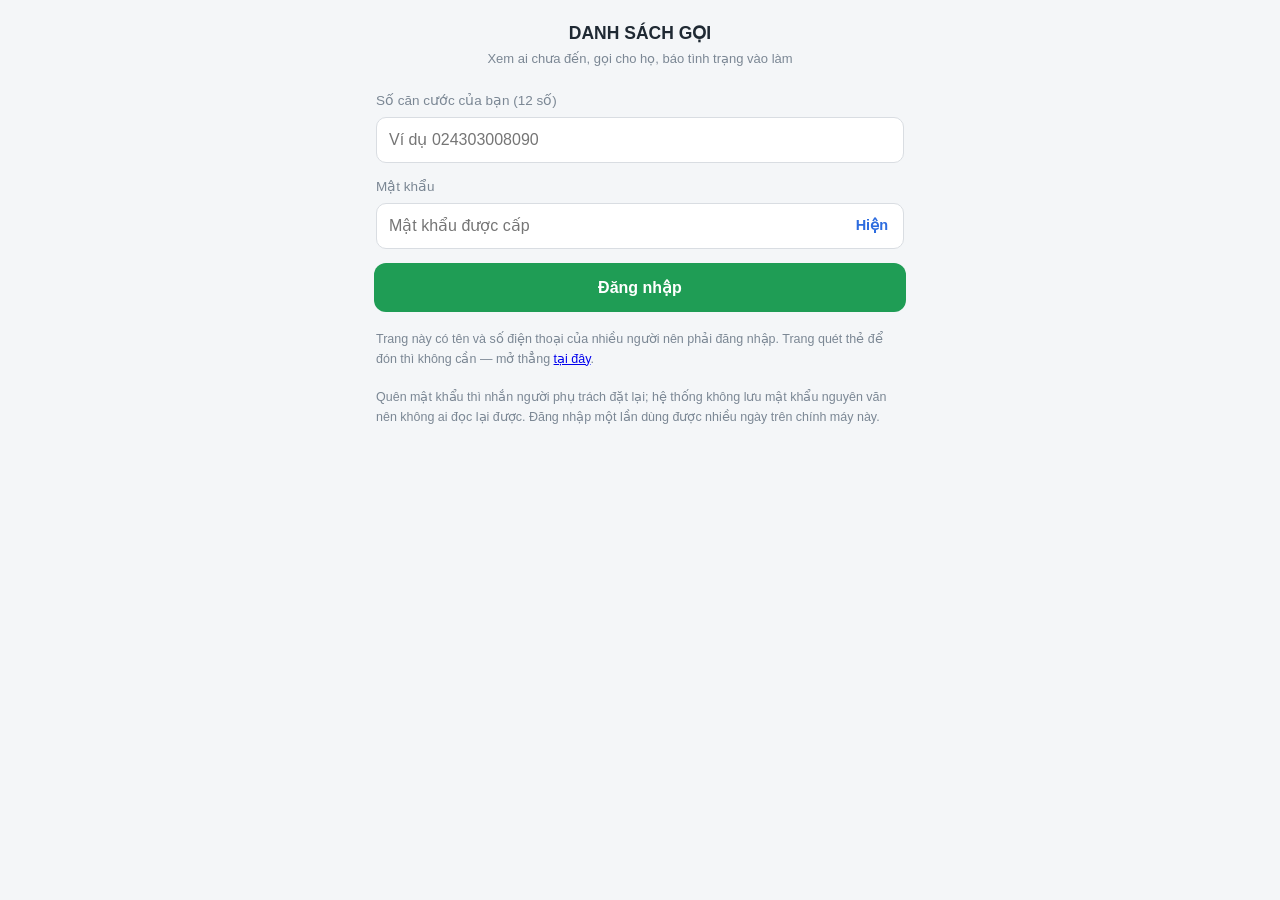
<file: danhsach.html>
<!DOCTYPE html>
<html lang="vi">
<head>
<meta charset="utf-8">
<meta name="viewport" content="width=device-width,initial-scale=1,maximum-scale=1,user-scalable=no">
<meta name="robots" content="noindex,nofollow">
<title>Danh sách gọi &amp; tình trạng vào làm</title>
<link rel="manifest" href="app-danhsach.webmanifest">
<meta name="theme-color" content="#1d5fbf">
<link rel="apple-touch-icon" href="icon-ds-192.png">
<!--
  TRANG DANH SÁCH — bản 3.3

  Đây là trang DUY NHẤT trong hệ thống có mật khẩu, và có lý do rõ ràng:

    - Trang đăng ký và trang đón chỉ làm việc với MỘT người đang đứng trước mặt, muốn
      biết gì cũng phải có thẻ căn cước trong tay. Chúng phải mở được ngay ở cổng nhà máy,
      bắt gõ mật khẩu chỉ tổ vướng việc.
    - Trang này thì khác hẳn: nó bày TÊN + SỐ ĐIỆN THOẠI của hàng chục người cùng lúc,
      không cần thẻ của ai cả. Lọt ra ngoài là mất cả danh sách.

  Bản trước bảo vệ bằng mã trong link (?ma=...). Mã đó nằm ngay trên thanh địa chỉ: chụp
  màn hình, chuyển tiếp Zalo, hay đưa điện thoại cho người bên cạnh xem là mất — mà mình
  không hề biết đã mất. Nay là MỘT link chung, vào phải đăng nhập bằng số căn cước.

  Bốn việc gộp trong một trang, vì ngoài thực địa chúng là một mạch liền:
      xem ai chưa đến  →  gọi cho họ  →  báo cuối cùng họ có vào làm hay không
      →  LẤY DỮ LIỆU của người đã vào làm để đưa nhà máy (bản 3.16)

  Việc thứ tư ở CÙNG trang này chứ không đẻ trang mới: nó dùng lại đúng đăng nhập và
  đúng phạm vi công ty đã có, và không thêm một link nữa phải canh giữ. Người phụ trách
  vốn đã cầm link này rồi.
-->
<style>
  :root{
    --nen:#f4f6f8; --the:#ffffff; --vien:#e6e9ed; --chu:#1f2933; --mo:#7b8794;
    --xanh:#1f9d55; --xanh-nhat:#f2f9f4; --do:#c0392b; --do-nhat:#fdecea;
    --vang-nhat:#fff8e6; --xam-nut:#eef1f4;
  }
  *{box-sizing:border-box;-webkit-tap-highlight-color:transparent}
  body{margin:0;background:var(--nen);color:var(--chu);
    font:16px/1.5 -apple-system,BlinkMacSystemFont,"Segoe UI",Roboto,Arial,sans-serif}
  .boc{max-width:560px;margin:0 auto;padding-bottom:26px}
  .an{display:none !important}

  .dinh{text-align:center;padding:20px 16px 8px}
  .dinh b{font-size:17.5px}
  .dinh .phu{font-size:13px;color:var(--mo);margin-top:3px}

  .nut{display:block;width:calc(100% - 28px);margin:14px;padding:15px;border:0;border-radius:12px;
    background:var(--xanh);color:#fff;font-size:16px;font-weight:700;cursor:pointer}
  .nut.phu{background:var(--xam-nut);color:#3c4753}
  .nut:disabled{opacity:.55}

  .o{padding:0 16px}
  .o input{width:100%;padding:13px 12px;font-size:16px;border:1px solid #d9dde2;
    border-radius:10px;margin-top:6px;background:#fff}
  /* Nút Hiện/Ẩn mật khẩu nằm trong ô — gõ trên điện thoại hay sai một chữ mà không biết sai đâu */
  .mk-o{position:relative}
  .mk-o input{padding-right:70px}
  .mk-o input::-ms-reveal{display:none}
  .mk-hien{position:absolute;right:2px;top:6px;bottom:0;padding:0 14px;border:0;background:none;
        font:inherit;font-size:14.5px;font-weight:600;color:#2d6cdf;cursor:pointer}
  .nhan{font-size:13.5px;color:var(--mo);margin-top:14px}
  .loi{margin:12px 16px 0;padding:10px 12px;border-radius:9px;background:var(--do-nhat);
    color:#8a1c13;font-size:13.5px}
  .mach{padding:4px 16px 18px;font-size:12.5px;color:var(--mo);line-height:1.55}

  .doi-ngay{display:flex;gap:8px;padding:0 14px}
  .doi-ngay button{flex:1;padding:11px;border:1px solid var(--vien);background:#fff;border-radius:10px;
    font-size:14.5px;font-weight:600;color:#3c4753;cursor:pointer}
  .doi-ngay button.dang{background:var(--chu);border-color:var(--chu);color:#fff}
  .tim{display:block;width:calc(100% - 28px);margin:10px 14px 0;padding:11px 12px;font-size:15px;
    border:1px solid #d9dde2;border-radius:10px;background:#fff}

  .ten-ct{margin:16px 14px 0;font-weight:700;font-size:14px;color:#3c4753}
  .hang{margin:8px 14px 0;padding:11px 12px;border-radius:12px;background:var(--the);
    border:1px solid var(--vien)}
  .hang.xong{background:var(--xanh-nhat);border-color:#bfe0c9}
  .hang.hong{background:var(--do-nhat);border-color:#f0b3ae}
  .d1{display:flex;align-items:center;gap:9px}
  .d1 b{flex:1;min-width:0;font-size:15.5px;overflow:hidden;text-overflow:ellipsis;white-space:nowrap}
  .goi{flex:none;display:inline-block;padding:8px 14px;border-radius:9px;background:var(--xanh);
    color:#fff;text-decoration:none;font-size:13.5px;font-weight:700}
  .d2{font-size:12.5px;color:var(--mo);margin-top:4px}
  .d2.dk{margin-top:2px}
  .d2.dk b{color:#3c4753;font-weight:600}
  .d2.dk a{color:var(--xanh);text-decoration:none;font-weight:600}
  .the-nn{display:inline-block;font-size:11.5px;padding:2px 7px;border-radius:20px;margin-top:4px}
  .the-nn.v{background:#e6f4ea;color:#166534}
  .the-nn.x{background:var(--do-nhat);color:#8a1c13}
  .d3{display:flex;gap:6px;margin-top:9px}
  .d3 button{flex:1;padding:9px 6px;border:1px solid #d9dde2;background:#fff;border-radius:9px;
    font-size:13.5px;font-weight:600;color:#3c4753;cursor:pointer}
  .d3 button.chon-v{background:var(--xanh);border-color:var(--xanh);color:#fff}
  .d3 button.chon-x{background:var(--do);border-color:var(--do);color:#fff}
  .nghe{display:flex;gap:6px;margin-top:7px;padding-top:7px;border-top:1px dashed var(--vien)}
  .nghe span{flex:1;font-size:12.5px;color:var(--mo);align-self:center}
  .nghe .kq-v{background:var(--xanh);border-color:var(--xanh);color:#fff}
  .nghe .kq-d{background:var(--do);border-color:var(--do);color:#fff}
  .nghe .kq-c{background:#c97a12;border-color:#c97a12;color:#fff}
  .hang.bo{background:#fff5f5}
  .hang.se-don{background:#f2fbf5}
  /* Đã đón (3.31) — xuống cuối, tối màu. Vẫn bấm được "Vào làm / Không"; chữ "đã đón" ở .d2 vẫn in. */
  .hang.da-don{opacity:.55}
  /* CA LÀM VIỆC (3.21) — dải màu bên trái, KHÔNG tô cả nền.
     Tô cả nền thì đè lên ba màu trạng thái đã có (đã vào làm / không vào làm / sẽ đón)
     và hai tầng thông tin đánh nhau. Dải bên trái thì cộng thêm, không tranh chỗ.
     MÀU KHÔNG BAO GIỜ LÀ TÍN HIỆU DUY NHẤT: chữ tên ca luôn in trong dòng .d2. */
  .hang.ca-ngay{border-left:5px solid #f0a92a}
  .hang.ca-dem{border-left:5px solid #3b3f8f}
  .the-ca{display:inline-block;padding:1px 7px;border-radius:20px;font-size:11.5px;
    font-weight:600;margin-left:6px;vertical-align:middle}
  .the-ca.ngay{background:#fdf0d5;color:#8a5a06}
  .the-ca.dem{background:#e4e5f5;color:#2b2e6b}
  .d3 button.chon-don{background:#1b7f45;border-color:#1b7f45;color:#fff}
  .da-gui{font-size:12px;color:#1b7f45;margin-top:5px}
  .cho{background:#fff8e6;border:1px solid #f0dcae;border-radius:9px;padding:9px 11px;
    margin:0 0 10px;font-size:13px;color:#7a5a12;line-height:1.5}
  .cho b{font-variant-numeric:tabular-nums}
  .cu-mo{opacity:.55}
  /* 3.36: link về trang chủ + dải "có thể đã có số mới" (quay lại trang khi đang có đánh dấu chưa gửi) */
  /* Dương 24/10/2026: nút quay lại phải nhìn ra ngay — biểu tượng to + chữ "Về Trang chủ" */
  .ve-chu{display:inline-flex;align-items:center;gap:7px;margin:10px 0 0 14px;padding:7px 14px 7px 10px;border:1px solid #c9d8f2;
    border-radius:22px;background:#eef4fd;color:#1d5fbf;font-size:15px;font-weight:700;text-decoration:none}
  .ve-chu-ic{font-size:22px;line-height:1}
  .cho button{margin-left:6px;padding:4px 10px;border:1px solid #e0c98a;border-radius:7px;background:#fff;
    font:inherit;font-weight:600;color:#7a5a12;cursor:pointer}
  .thanh .doi button:disabled{background:#e6e9ed;color:#9aa3ad;cursor:default}
  .nghe button{padding:6px 10px;border:1px solid #d9dde2;background:#fff;border-radius:8px;
    font-size:12.5px;cursor:pointer}
  .trong{margin:16px 14px;padding:16px;background:var(--the);border:1px solid var(--vien);
    border-radius:12px;color:var(--mo);font-size:14px;text-align:center}

  .thanh{position:sticky;bottom:0;background:#fff;border-top:1px solid var(--vien);padding:10px 14px;
    box-shadow:0 -3px 12px rgba(0,0,0,.06)}
  .thanh .doi{display:flex;gap:8px;margin-top:8px}
  .thanh .doi button{flex:1;padding:12px;border:0;border-radius:10px;font-size:14.5px;
    font-weight:700;cursor:pointer}
  .thanh .doi .g1{background:var(--xam-nut);color:#3c4753}
  .thanh .doi .g2{background:var(--xanh);color:#fff}

  /* ----- Màn LẤY DỮ LIỆU ----- */
  .khoi-x{margin:14px;padding:12px;background:var(--the);border:1px solid var(--vien);border-radius:12px}
  .khoi-x .ten{font-weight:700;font-size:15px}
  .khoi-x .dem{font-size:12.5px;color:var(--mo);margin-top:2px}
  .doi-x{display:flex;gap:8px;margin-top:10px}
  .doi-x button{flex:1;padding:12px 8px;border:0;border-radius:10px;font-size:14px;
    font-weight:700;cursor:pointer;background:var(--xanh);color:#fff}
  .doi-x button.xong{background:#1b7f45}
  /* Bảng PHẢI cuộn ngang trong khung của nó — 13 cột thì màn điện thoại không đủ rộng,
     mà để cả trang trượt ngang thì các màn khác cũng lệch theo. */
  .cuon-x{margin-top:10px;overflow-x:auto;-webkit-overflow-scrolling:touch;
    border:1px solid var(--vien);border-radius:9px}
  .cuon-x table{border-collapse:collapse;font-size:12.5px;white-space:nowrap}
  .cuon-x th,.cuon-x td{padding:6px 9px;border-bottom:1px solid var(--vien);text-align:left}
  .cuon-x th{background:#eef1f4;font-weight:700;position:sticky;top:0;
    cursor:pointer;user-select:none;-webkit-user-select:none}
  .cuon-x th:active{background:#dfe5ea}
  .cuon-x td{cursor:cell;user-select:none;-webkit-user-select:none}
  .cuon-x td.chon{background:#cfe4ff}
  .cuon-x th.chon{background:#a9ccf5}
  .cuon-x tr:last-child td{border-bottom:0}
  .mach-x{margin-top:8px;font-size:12px;color:var(--mo);line-height:1.5}
  .thanh-chon{position:sticky;bottom:0;z-index:20;background:#fff;
    border-top:1px solid var(--vien);padding:10px 14px;box-shadow:0 -3px 12px rgba(0,0,0,.08)}
  .thanh-chon .doi{display:flex;gap:8px;margin-top:8px}
  .thanh-chon .doi button{flex:1;padding:12px;border:0;border-radius:10px;font-size:14.5px;
    font-weight:700;cursor:pointer}
  .thanh-chon .doi .c1{background:var(--xam-nut);color:#3c4753}
  .thanh-chon .doi .c2{background:var(--xanh);color:#fff}
  .thanh-chon .doi .c2.xong{background:#1b7f45}
  .nhac-x{margin:0 14px;padding:10px 12px;border-radius:9px;background:var(--vang-nhat);
    font-size:12.5px;color:#6b5a1e;line-height:1.5}

  .lop{position:fixed;inset:0;background:rgba(0,0,0,.45);display:flex;align-items:flex-end;z-index:60}
  .lop .hop{background:#fff;width:100%;border-radius:16px 16px 0 0;padding:16px 14px 22px;
    max-width:560px;margin:0 auto}
  .lop .hop b{display:block;text-align:center;margin-bottom:10px}
  .lop .hop button{display:block;width:100%;padding:13px;margin-top:8px;border:1px solid var(--vien);
    background:#fff;border-radius:10px;font-size:15px;cursor:pointer}
</style>
<!-- 3.32: mở trong Zalo thì nhắc mở bằng Chrome (thiếu tệp thì trang vẫn chạy như cũ) -->
<script src="ngoai-zalo.js" defer></script>
</head>
<body>
<div class="boc">

<!-- ===== ĐĂNG NHẬP ===== -->
<div id="man_dn">
  <div class="dinh">
    <b>DANH SÁCH GỌI</b>
    <div class="phu">Xem ai chưa đến, gọi cho họ, báo tình trạng vào làm</div>
  </div>
  <div class="o">
    <div class="nhan">Số căn cước của bạn (12 số)</div>
    <input id="dn_cccd" inputmode="numeric" maxlength="12" autocomplete="username" placeholder="Ví dụ 024303008090">
    <div class="nhan">Mật khẩu</div>
    <div class="mk-o">
      <input id="dn_mk" type="password" autocomplete="current-password" placeholder="Mật khẩu được cấp">
      <button type="button" class="mk-hien" id="nut_hien_mk" aria-label="Hiện mật khẩu" aria-pressed="false">Hiện</button>
    </div>
  </div>
  <div class="loi an" id="dn_loi"></div>
  <button type="button" class="nut" id="nut_dn">Đăng nhập</button>
  <div id="dn_cho" class="cho an"></div>
  <div class="mach">
    Trang này có tên và số điện thoại của nhiều người nên phải đăng nhập.
    Trang quét thẻ để đón thì không cần — mở thẳng <a href="doncong.html">tại đây</a>.<br><br>
    Quên mật khẩu thì nhắn người phụ trách đặt lại; hệ thống không lưu mật khẩu nguyên văn
    nên không ai đọc lại được. Đăng nhập một lần dùng được nhiều ngày trên chính máy này.
  </div>
</div>

<!-- ===== DANH SÁCH ===== -->
<div id="man_ds" class="an">
  <a class="ve-chu" href="trangchu.html"><span class="ve-chu-ic" aria-hidden="true">🏠</span>Về Trang chủ</a>
  <div class="dinh">
    <b>DANH SÁCH GỌI</b>
    <div class="phu" id="tom">—</div>
  </div>
  <div class="doi-ngay">
    <button type="button" id="ng_mai">Ngày mai</button>
    <button type="button" id="ng_nay">Hôm nay</button>
    <button type="button" id="ng_dem_qua">Ca đêm hôm qua</button>
  </div>
  <input id="tim" class="tim" placeholder="Gõ tên lao động, số điện thoại, hoặc tên người tuyển" autocomplete="off">
  <div id="dai_cho" class="cho an"></div>
  <div id="dai_moi" class="cho an">Số trên màn hình đã hơn 2 phút, có thể đã có số mới.
    Đánh dấu chưa gửi vẫn được giữ.<button type="button" id="nut_lam_moi_ds">Làm mới</button></div>
  <div id="noi"></div>
  <div class="thanh an" id="thanh">
    <div style="font-size:13.5px;color:#3c4753"><b id="dem">0</b> người đã chọn tình trạng, chưa gửi</div>
    <div id="da_gui_ghi" class="da-gui an"></div>
    <div class="doi">
      <button type="button" class="g1" id="gui_le">Gửi lần lượt</button>
      <button type="button" class="g2" id="gui_gop">Gửi gộp 1 tin</button>
    </div>
  </div>
  <button type="button" class="nut" id="nut_xuat" style="background:#2d6cdf">LẤY DỮ LIỆU CHO NHÀ MÁY</button>
  <a class="nut phu" href="doncong.html" style="text-decoration:none;text-align:center">Sang trang quét thẻ để đón</a>
  <button type="button" class="nut phu an" id="nut_cai">Thêm vào màn hình chính (mở nhanh, khỏi đăng nhập lại)</button>
  <button type="button" class="nut phu" id="nut_thoat">Đăng xuất</button>
</div>

<!-- ===== LẤY DỮ LIỆU CHO NHÀ MÁY ===== -->
<div id="man_xuat" class="an">
  <div class="dinh">
    <b>LẤY DỮ LIỆU CHO NHÀ MÁY</b>
    <div class="phu" id="x_tom">—</div>
  </div>
  <div class="nhac-x">
    Chỉ ra người <b>ĐÃ XÁC NHẬN VÀO LÀM</b> trong <b>hôm nay</b>. Người mới được đón mà
    chưa bấm "đã vào làm" thì chưa có ở đây, và không lấy được dữ liệu của ngày cũ.<br>
    Bảng có <b>số căn cước đầy đủ và số điện thoại</b> — chỉ gửi cho đúng người cần.<br>
    Dán ra <b>chỉ có dữ liệu</b>, không kèm viền hay phông chữ; số căn cước vẫn giữ đủ số 0 đầu.
  </div>
  <div id="x_noi"></div>
  <button type="button" class="nut phu" id="x_ve">Quay lại danh sách gọi</button>
  <div class="thanh-chon an" id="x_thanh">
    <div style="font-size:13.5px;color:#3c4753" id="x_tt_chon">—</div>
    <div class="doi">
      <button type="button" class="c1" id="x_bo_chon">Bỏ chọn</button>
      <button type="button" class="c2" id="x_chep_chon" data-ten="Sao chép phần đang chọn">Sao chép phần đang chọn</button>
    </div>
  </div>
</div>

</div>

<script src="cau-hinh.js"></script>
<script src="goi-may-chu.js"></script>
<!-- 3.36: gói đầu của trang chủ. Thiếu tệp thì trang chạy y như 3.35 (tự lấy danh sách). -->
<script src="goi-dau.js"></script>
<script>
// ====== CẤU HÌNH: URL_API + TOKEN_API nằm ở tệp cau-hinh.js, dùng chung cho cả 4 trang ======
// Thiếu tệp đó (quên tải lên, mạng chập) hoặc tệp chưa điền link thì nói thẳng ra màn hình,
// đừng để trang chết lặng ở lần gọi máy chủ đầu tiên.
if (typeof URL_API === 'undefined' || typeof TOKEN_API === 'undefined' || !URL_API) {
  window.URL_API = window.URL_API || '';
  window.TOKEN_API = window.TOKEN_API || '';
  document.body.insertAdjacentHTML('afterbegin', '<div style="background:#b71c1c;color:#fff;padding:14px;' +
    'font-weight:bold;text-align:center">Trang chưa nối được máy chủ: không đọc được tệp cau-hinh.js ' +
    '(chưa tải lên, mạng chập, hoặc chưa điền URL_API).<br>Tải lại trang. Vẫn thấy dòng này thì báo quản trị.</div>');
}
// Bản 3.27: goi-may-chu.js lo hết giờ + thử lại + phân loại lỗi. Thiếu tệp thì trang VẪN chạy bằng
// cách gọi cũ (goiAPI tự lùi), nhưng phải nói ra — không thì lại "mất mạng" mà không ai biết vì sao.
if (typeof goiMayChu_ !== 'function') {
  document.body.insertAdjacentHTML('afterbegin', '<div style="background:#e65100;color:#fff;padding:10px;' +
    'text-align:center">Thiếu tệp goi-may-chu.js — trang vẫn dùng được nhưng dễ báo lỗi mạng khi máy chủ chậm. ' +
    'Báo quản trị.</div>');
}
// ==========================================================================================

var $ = function (id) { return document.getElementById(id); };
var KHOA_PHIEN = 'phien_ds_v3';

function layPhien() { try { return localStorage.getItem(KHOA_PHIEN) || ''; } catch (e) { return ''; } }
function datPhien(p) {
  try { p ? localStorage.setItem(KHOA_PHIEN, p) : localStorage.removeItem(KHOA_PHIEN); } catch (e) {}
}

/**
 * Mọi lượt gọi tự kèm VÉ ĐĂNG NHẬP, và tự đá về màn đăng nhập khi vé hết hạn hoặc bị thu hồi.
 * Gắn ở một chỗ duy nhất như thế này thì không có đường nào quên kèm vé.
 */
function goiAPI(body, tuy) {
  var b = body || {};
  if (!b.phien) b.phien = layPhien();
  var goi = typeof goiMayChu_ === 'function' ? goiMayChu_(b, tuy)
    : fetch(URL_API, { method: 'POST', headers: { 'Content-Type': 'text/plain;charset=utf-8' },
                       body: JSON.stringify(b) }).then(function (r) { return r.json(); });
  return goi
    .then(function (kq) {
      if (kq && kq.ma === 'HET_PHIEN') {
        // 3.32: danh sách nhớ được bày TRƯỚC khi máy chủ xác nhận vé — vé đã hết / bị thu hồi thì xoá luôn
        // bản nhớ, để lần mở sau không bày lại. Đánh dấu chưa gửi thì giữ: đăng nhập lại là gửi tiếp được.
        if (dangXemTruoc) tatDongHo();
        dangXemTruoc = false;
        xoaDanhSachNho();
        if (typeof xoaHetBanNho_ === 'function') xoaHetBanNho_();   // 3.36: cả gói của trang chủ
        datPhien(''); veManDangNhap('Phiên đăng nhập đã hết. Xin đăng nhập lại.');
      }
      return kq;
    });
}

function thoat(s) {
  return String(s == null ? '' : s)
    .replace(/&/g, '&amp;').replace(/</g, '&lt;').replace(/>/g, '&gt;').replace(/"/g, '&quot;');
}
function hien(el) {
  ['man_dn', 'man_ds', 'man_xuat'].forEach(function (i) { $(i).classList.add('an'); });
  $(el).classList.remove('an');
  window.scrollTo(0, 0);
}

// ============================================================
// ĐĂNG NHẬP
// ============================================================
var taiKhoan = null;

function veManDangNhap(loi) {
  taiKhoan = null;
  if (loi) { $('dn_loi').textContent = loi; $('dn_loi').classList.remove('an'); }
  else { $('dn_loi').classList.add('an'); }
  $('dn_mk').value = '';
  hienMatKhau(false);   // máy hay dùng chung — quay lại màn đăng nhập thì ẩn mật khẩu
  hien('man_dn');
}

/** `ngay` (3.32): ngày của bản nhớ đang bày lúc mở trang — vào xong ở lại đúng ngày đó, màn hình
 *  không nhảy sang ngày khác dưới tay người đang xem. Không có thì mặc định NGÀY MAI như trước. */
function vaoTrong(kq, ngay) {
  taiKhoan = { ten_nguoi: kq.ten_nguoi || '', cong_ty: kq.cong_ty || [] };
  napLyDo(kq.ly_do);
  hien('man_ds');
  moNgay(ngay || ngayCong(1));    // mặc định NGÀY MAI — người đón cần gọi trước cho hôm sau
}

/**
 * ĐỒNG HỒ CHỜ trên nút đăng nhập (bản 3.32). Dương báo 16/10/2026: bấm Đăng nhập lúc cao điểm trong khu
 * công nghiệp thì nút đứng im "Đang kiểm tra…" rồi văng lỗi — trông như đơ, người ta tải lại trang và
 * mất luôn lượt đang chờ. Đếm giây lên, qua 8 giây nói thẳng là sóng yếu, thử lại thì nói đang thử lần mấy.
 * Trả { thuLai(lan), tat() } — thuLai cắm vào goiAPI(..., { khiThuLai }).
 */
function demTrenNut(nut, chu) {
  var t0 = new Date().getTime(), lan = 1, o = $('dn_cho');
  function ve() {
    var giay = Math.floor((new Date().getTime() - t0) / 1000);
    nut.textContent = chu + ' ' + giay + ' giây' + (lan > 1 ? ' · thử lần ' + lan : '');
    if (giay >= 8) {
      o.textContent = 'Sóng yếu hoặc máy chủ chậm — máy vẫn đang tự thử. Cứ chờ, đừng tải lại trang.';
      o.classList.remove('an');
    }
  }
  ve();
  var hen = setInterval(ve, 1000);
  return {
    thuLai: function (n) { lan = n; ve(); },
    tat: function () { clearInterval(hen); o.classList.add('an'); }
  };
}

$('nut_dn').addEventListener('click', function () {
  var cccd = ($('dn_cccd').value || '').replace(/\D/g, '');
  var mk = $('dn_mk').value || '';
  if (cccd.length !== 12) { baoLoi('Số căn cước phải đủ 12 chữ số.'); return; }
  if (!mk) { baoLoi('Chưa nhập mật khẩu.'); return; }
  var n = this; n.disabled = true;
  var cho = demTrenNut(n, 'Đang kiểm tra…');
  $('dn_loi').classList.add('an');
  bangLayTruoc = null;   // bảng lấy sẵn lúc mở trang (nếu còn) thuộc vé cũ
  // Bản 3.31: xin máy chủ trả KÈM bảng ngày mai (ngày vaoTrong mở) trong cùng cú đăng nhập — trước là
  // hai cú nối tiếp. Máy chủ cũ không trả thì moNgay tự lấy như trước.
  var ngayDs = ngayCong(1);
  goiAPI({ token: TOKEN_API, hanh_dong: 'dang_nhap', so_cccd: cccd, mat_khau: mk, phien: '-', ngay_ds: ngayDs },
         { khiThuLai: cho.thuLai })
    .then(function (kq) {
      if (kq && kq.ok) {
        // 3.36: máy dùng chung — số lưu trong máy (gói trang chủ, bản nhớ) có thể của tài khoản trước
        if (typeof xoaHetBanNho_ === 'function') xoaHetBanNho_();
        datPhien(kq.phien);
        if (kq.danh_sach) bangLayTruoc = { ngay: ngayDs, p: Promise.resolve(kq.danh_sach) };
        vaoTrong(kq);
        return;
      }
      baoLoi((kq && kq.loi) || 'Không đăng nhập được.');
    })
    .catch(function (e) {
      baoLoi(((e && e.message) || 'Không nối được máy chủ.') + ' Đã thử 2 lần — kiểm tra sóng rồi bấm Đăng nhập lại.');
    })
    .then(function () { cho.tat(); n.disabled = false; n.textContent = 'Đăng nhập'; });
});
function baoLoi(t) { $('dn_loi').textContent = t; $('dn_loi').classList.remove('an'); }
$('dn_mk').addEventListener('keydown', function (e) { if (e.key === 'Enter') $('nut_dn').click(); });

// Nút Hiện/Ẩn mật khẩu (21/10/2026)
function hienMatKhau(bat) {
  $('dn_mk').type = bat ? 'text' : 'password';
  var nut = $('nut_hien_mk');
  nut.textContent = bat ? 'Ẩn' : 'Hiện';
  nut.setAttribute('aria-pressed', bat);
  nut.setAttribute('aria-label', bat ? 'Ẩn mật khẩu' : 'Hiện mật khẩu');
}
$('nut_hien_mk').addEventListener('click', function () { hienMatKhau($('dn_mk').type === 'password'); });

$('nut_thoat').addEventListener('click', function () {
  if (!confirm('Đăng xuất khỏi máy này?')) return;
  // Máy này không còn là của người dùng nữa → xoá cả danh sách nhớ lẫn đánh dấu chưa gửi.
  xoaDanhSachNho();
  if (typeof xoaHetBanNho_ === 'function') xoaHetBanNho_();   // 3.36: cả gói của trang chủ
  xoaNho();
  datPhien('');
  veManDangNhap('');
});

// Mở trang: còn vé thì vào thẳng, không bắt gõ lại mật khẩu mỗi sáng.
// Bản 3.27: (1) lấy bảng ngày mai CÙNG LÚC với cú kiểm vé — hai cú nối tiếp từng mất 5–10 giây; bảng
// chỉ được VẼ sau khi vé được xác nhận (moNgay dùng lại kết quả, không gọi lần hai). (2) Trục trặc
// thoáng qua KHÔNG đá về đăng nhập nữa — vé còn hạn thì giữ, chỉ HET_PHIEN mới phải đăng nhập lại.
var bangLayTruoc = null;   // { ngay, p } — cú lấy bảng bắn sẵn lúc mở trang
/* XEM TRƯỚC khi máy chủ xác nhận vé (bản 3.32, Dương chốt 16/10/2026).
 * Lúc cao điểm trong khu công nghiệp, cú kiểm vé có thể mất vài chục giây trên sóng nghẽn — trước đây
 * suốt lúc đó người đón nhìn màn đăng nhập "Đang vào…" rồi văng lỗi. Nay vé còn hạn (theo đồng hồ máy) và
 * máy có bản danh sách lần trước của hôm nay / ngày mai thì BÀY NGAY: xem tên, bấm gọi (gọi điện không
 * cần mạng), đánh dấu được. Chỉ GỬI là chờ máy chủ xác nhận vé (gui() chặn khi dangXemTruoc).
 * Không lộ thêm gì: bản nhớ vốn nằm sẵn trên chính máy này. Vé hết / bị thu hồi → goiAPI xoá bản nhớ. */
var dangXemTruoc = false;

/** Vé còn hạn theo đồng hồ MÁY? Chỉ dùng để quyết định có bày bản nhớ không — KHÔNG dùng để chặn đăng nhập
 *  (đồng hồ máy sai thì người ta không vào được). Vé = base64WebSafe("cccd|hạn ms|8 ký tự").chữ ký */
function veConHan(phien) {
  try {
    var s = String(phien || '').split('.')[0].replace(/-/g, '+').replace(/_/g, '/');
    while (s.length % 4) s += '=';
    return Number(atob(s).split('|')[1]) > new Date().getTime();
  } catch (e) { return false; }
}

/** Bản nhớ bày được lúc mở trang: ngày mai trước (ngày mặc định), không có thì hôm nay. */
function banNhoMoDuoc() { return soCu(ngayCong(1)) || soCu(ngayCong(0)); }

function xemTruoc(cu) {
  dangXemTruoc = true;
  ngayXem = cu.ngay;
  chonTT = {}; chonGoi = {}; chonDon = {};
  nhoLai();
  hien('man_ds');
  $('ng_nay').classList.toggle('dang', cu.ngay === ngayCong(0));
  $('ng_mai').classList.toggle('dang', cu.ngay === ngayCong(1));
  $('ng_nay').disabled = $('ng_mai').disabled = $('ng_dem_qua').disabled = true;
  dsNgay = cu.kq.nhom || [];
  ve(cu.kq);
  demChon();
  $('noi').classList.add('cu-mo');
  $('tom').textContent = (cu.kq.ngay_hien_thi || '') + ' — bản lúc ' + gioCua(cu.luc) +
                         ', đang xác nhận đăng nhập…';
  batDongHo(true);   // đếm giây trong lúc chờ xác nhận — tắt ở khoiDong (xong) hoặc baoLoiVao (hỏng)
}

function khoiDong() {
  var ve_ = layPhien();
  if (!ve_) { veManDangNhap(''); return; }
  // 3.36: gói của trang chủ còn tươi (≤ 2 phút, đúng vé) → vào thẳng, KHÔNG gọi máy chủ: vé vừa được máy chủ
  // xác nhận lúc lấy gói, danh sách cũng vừa lấy. Nút Gửi bấm được ngay — vé bị thu hồi trong 2 phút đó thì lượt
  // gửi đầu bị máy chủ trả HET_PHIEN, goiAPI đưa về màn đăng nhập.
  var g = goiTuoi(ngayCong(1));
  if (g) { vaoTrong(g.tai_khoan, ngayCong(1)); return; }
  var cu = veConHan(ve_) ? banNhoMoDuoc() : null;
  var ngay = cu ? cu.ngay : ngayCong(1);
  var nut = $('nut_dn');
  nut.disabled = true; nut.textContent = 'Đang vào…';
  $('dn_loi').classList.add('an');
  bangLayTruoc = { ngay: ngay, p: goiAPI({ token: TOKEN_API, hanh_dong: 'danh_sach_don', ngay: ngay }) };
  bangLayTruoc.p.catch(function () {});   // lỗi của cú lấy sẵn do moNgay báo; đừng để lọt ra ngoài
  if (cu) xemTruoc(cu);
  var cho = cu ? null : demTrenNut(nut, 'Đang vào…');
  goiAPI({ token: TOKEN_API, hanh_dong: 'cong_ty_cua_toi' }, { khiThuLai: cho ? cho.thuLai : null })
    .then(function (kq) {
      // Tắt đồng hồ của màn xem trước TRƯỚC khi vaoTrong → moNgay bật đồng hồ mới (bật chồng là rò hẹn giờ).
      if (kq && kq.ok) { if (dangXemTruoc) tatDongHo(); dangXemTruoc = false; vaoTrong(kq, ngay); return; }
      bangLayTruoc = null;
      if (kq && kq.ma === 'HET_PHIEN') return;   // goiAPI đã xoá vé + bản nhớ và về màn đăng nhập
      baoLoiVao((kq && kq.loi) || 'Máy chủ chưa trả lời được.');
    }, function (e) { bangLayTruoc = null; baoLoiVao(e.message); })
    .then(function () { if (cho) cho.tat(); nut.disabled = false; nut.textContent = 'Đăng nhập'; });
}
/** Vé còn đó, chỉ là chưa vào được lúc này: nói rõ + Thử lại. Muốn thì vẫn đăng nhập tay được.
 *  Đang xem trước bản nhớ (3.32) thì GIỮ danh sách trên màn hình, chỉ báo ở dòng tóm tắt. */
function baoLoiVao(cau) {
  if (dangXemTruoc) tatDongHo();
  var o = dangXemTruoc ? $('tom') : $('dn_loi');
  o.innerHTML = (dangXemTruoc ? 'Chưa xác nhận được đăng nhập: ' : '') + thoat(cau) +
    (dangXemTruoc ? ' Đang xem bản lúc ' + thoat(gioXemTruoc()) + ', chưa gửi được — '
                  : ' Phiên đăng nhập vẫn còn — ') + '<a href="#" id="thu_lai_vao">Thử lại</a>';
  o.classList.remove('an');
  $('thu_lai_vao').addEventListener('click', function (e) { e.preventDefault(); khoiDong(); });
  if (!dangXemTruoc) hien('man_dn');
}
function gioXemTruoc() { var cu = soCu(ngayXem); return cu ? gioCua(cu.luc) : ''; }
// Chạy SAU khi cả khối mã này chạy xong (microtask): từ 3.32 khoiDong bày bản nhớ NGAY, mà các biến khai
// phía dưới (KHOA_DS, dsNgay, chonTT…) lúc này chưa được gán — gọi thẳng thì đọc khoá rỗng, rồi bị đè.
Promise.resolve().then(khoiDong);

// ============================================================
// LẤY DỮ LIỆU CHO NHÀ MÁY (bản 3.17)
// ============================================================
//
// BA VIỆC PHẢI ĐÚNG, Dương chỉ ra sau khi dùng bản 3.16:
//
//   1. CHỌN ĐƯỢC TỪNG PHẦN như trong Excel — một cột, một vùng, không phải cả bảng.
//      Bấm tiêu đề cột = chọn cả cột; kéo qua các ô = chọn vùng chữ nhật.
//   2. Nút "Sao chép DỮ LIỆU" chỉ chép DỮ LIỆU, KHÔNG chép dòng tiêu đề — vì biểu mẫu
//      nhà máy đã có sẵn tiêu đề rồi, dán thêm một dòng nữa là phải xoá tay.
//   3. Dán ra phải GIỮ NGUYÊN NHƯ ĐANG HIỆN: chữ Times New Roman, và số căn cước /
//      số điện thoại / ngày sinh không bị Excel diễn giải lại.
//
// VÌ SAO PHẢI CHÉP DẠNG HTML CHỨ KHÔNG CHỈ TEXT: dán chuỗi ngăn bằng Tab vào Excel thì
// Excel tự đoán kiểu từng ô — "024300009486" thành SỐ 24300009486 (mất mã tỉnh),
// "01/02/1998" thành ngày theo định dạng máy (có máy hiểu là 02/01). Chép kèm dạng
// text/html có `mso-number-format:"\@"` là bảo Excel: ô này là CHỮ, đừng đụng vào.
// Vẫn chép kèm text/plain để dán vào Zalo, Notepad vẫn ra chữ thường.

// KEM_DINH_DANG = false: dán vào Excel CHỈ CÓ DỮ LIỆU — không viền, không nền, không
// đổi phông. Ô nhận giữ nguyên định dạng sẵn có của biểu mẫu. Đây là mặc định từ bản
// 3.18, sau khi Dương báo "dán vào excel thì nó theo cả các ô đen".
var FONT_XUAT = 'Times New Roman', CO_CHU_XUAT = 13, KEM_DINH_DANG = false;
var DU_LIEU_XUAT = null;          // kết quả lần lấy gần nhất
var vungChon = null;              // {i, r1, c1, r2, c2} — i = khối công ty thứ mấy
var dangKeo = false;

/** Bọc giá trị cho an toàn khi nhét vào HTML. */
function thoatHTML(v) {
  return String(v == null ? '' : v)
    .replace(/&/g, '&amp;').replace(/</g, '&lt;').replace(/>/g, '&gt;');
}

/**
 * Dựng bảng HTML để dán vào Excel / Word.
 *
 * MỌI Ô đều đặt `mso-number-format:"\@"` (định dạng CHỮ). Cố ý làm thế cho TẤT CẢ chứ
 * không chỉ mấy cột số: đó là cách duy nhất bảo đảm "dán ra đúng như đang hiện". Ô nào
 * để Excel tự đoán là ô đó có ngày sai hoặc mất số 0 đầu, mà lại hỏng lặng lẽ.
 */
function dungHTMLBang(cot, hang, coTieuDe) {
  // CHỈ giữ mso-number-format. Đây là thứ DUY NHẤT không nhìn thấy được mà vẫn phải có:
  // nó bảo Excel "ô này là CHỮ, đừng tự đoán kiểu". Bỏ nó đi thì "024300009486" thành
  // số 24300009486 (mất mã tỉnh) và "01/02/1998" thành ngày theo định dạng máy —
  // đúng cái bẫy số 2 của cả hệ này, mà lại hỏng lặng lẽ.
  var oChu = 'mso-number-format:"\\@";';
  var vien = '', nenTD = '', bangKieu = '', bangThuoc = 'cellspacing="0" cellpadding="0"';

  if (KEM_DINH_DANG) {
    // Chế độ CÓ ĐỊNH DẠNG: kẻ viền + phông chữ, cho ai muốn dán ra là có bảng sẵn.
    oChu += 'font-family:\'' + FONT_XUAT + '\',serif;font-size:' + CO_CHU_XUAT + 'pt;'
          + 'padding:3px 6px;vertical-align:middle;';
    vien = 'border:1px solid #000000;';
    nenTD = 'font-weight:bold;background:#e8eaed;';
    bangKieu = ' style="border-collapse:collapse;font-family:\'' + FONT_XUAT + '\',serif;'
             + 'font-size:' + CO_CHU_XUAT + 'pt"';
    bangThuoc = 'border="1" cellspacing="0" cellpadding="3"';
  }

  var h = '<table ' + bangThuoc + bangKieu + '>';
  if (coTieuDe && cot && cot.length) {
    h += '<tr>' + cot.map(function (c) {
      return '<th style="' + oChu + vien + nenTD + '">' + thoatHTML(c) + '</th>';
    }).join('') + '</tr>';
  }
  h += hang.map(function (r) {
    return '<tr>' + r.map(function (v) {
      return '<td style="' + oChu + vien + '">' + thoatHTML(v) + '</td>';
    }).join('') + '</tr>';
  }).join('');
  return h + '</table>';
}

/** Bảng → chuỗi ngăn bằng ký tự Tab (bản dự phòng, và để dán vào chỗ không nhận HTML). */
function dungTSV(cot, hang, coTieuDe) {
  var ds = coTieuDe && cot && cot.length ? [cot.slice()] : [];
  ds = ds.concat(hang);
  return ds.map(function (h) {
    // Ô có Tab hoặc xuống dòng sẽ làm vỡ cột khi dán — nơi thường trú hay dính.
    return h.map(function (v) { return String(v == null ? '' : v).replace(/[\t\r\n]+/g, ' '); }).join('\t');
  }).join('\n');
}

/**
 * CHÉP HAI DẠNG một lượt — ba lớp, không được phép im lặng không làm gì.
 *
 * Trang này chạy trong trình duyệt NHÚNG TRONG ZALO là chính, ở đó navigator.clipboard
 * rất hay bị chặn. Chỉ dùng một lớp thì nút bấm xong không có gì xảy ra và người dùng
 * đứng ở cổng nhà máy không biết là đã hỏng — kiểu hỏng khó chịu nhất.
 *
 *   Lớp 1: navigator.clipboard.write   — đặt được CẢ text/html lẫn text/plain
 *   Lớp 2: vùng contenteditable ẩn + execCommand('copy') — trình duyệt tự sinh cả hai dạng
 *   Lớp 3: bôi đen sẵn vùng chữ, bảo người dùng bấm giữ → Sao chép (chỉ còn text)
 */
function chepBang(html, text, nut, oText) {
  function xong() {
    if (!nut) return;
    nut.textContent = '✓ Đã sao chép';
    nut.classList.add('xong');
    setTimeout(function () {
      nut.textContent = nut.getAttribute('data-ten');
      nut.classList.remove('xong');
    }, 1800);
  }
  function tuChep() {
    if (oText) { oText.focus(); oText.select(); try { oText.setSelectionRange(0, 99999); } catch (e) {} }
    if (nut) {
      nut.textContent = 'Bấm giữ vùng chữ → Sao chép';
      setTimeout(function () { nut.textContent = nut.getAttribute('data-ten'); }, 3500);
    }
  }
  try {
    if (window.ClipboardItem && navigator.clipboard && navigator.clipboard.write) {
      var it = {};
      it['text/html'] = new Blob([html], { type: 'text/html' });
      it['text/plain'] = new Blob([text], { type: 'text/plain' });
      navigator.clipboard.write([new ClipboardItem(it)])
        .then(xong, function () { chepGiauHTML(html, text) ? xong() : tuChep(); });
      return;
    }
  } catch (e) {}
  if (chepGiauHTML(html, text)) xong(); else tuChep();
}

/**
 * Lớp 2 — dựng một vùng contenteditable ẩn chứa BẢNG THẬT rồi bảo trình duyệt chép.
 * Trình duyệt sẽ tự đặt cả text/html lẫn text/plain lên bảng nháy, nên dán vào Excel
 * vẫn ra bảng có định dạng. Đây là lý do không dùng <textarea> như bản 3.16: textarea
 * chỉ giữ được chữ trơn.
 */
function chepGiauHTML(html, text) {
  try {
    var o = document.createElement('div');
    o.setAttribute('contenteditable', 'true');
    o.innerHTML = html;
    o.style.cssText = 'position:fixed;left:-9999px;top:0;white-space:pre;opacity:0';
    document.body.appendChild(o);
    var r = document.createRange(); r.selectNodeContents(o);
    var s = window.getSelection(); s.removeAllRanges(); s.addRange(r);
    var ok = document.execCommand('copy');
    s.removeAllRanges();
    document.body.removeChild(o);
    if (ok) return true;
  } catch (e) {}
  // Cùng lắm thì chép được chữ trơn còn hơn không chép được gì
  try {
    var t = document.createElement('textarea');
    t.value = text; t.setAttribute('readonly', '');
    t.style.cssText = 'position:fixed;left:-9999px;top:0';
    document.body.appendChild(t);
    t.select(); t.setSelectionRange(0, 99999);
    var ok2 = document.execCommand('copy');
    document.body.removeChild(t);
    return !!ok2;
  } catch (e2) { return false; }
}

// ------------------------------------------------------------
// CHỌN VÙNG KIỂU EXCEL
// ------------------------------------------------------------

function oChon(i, r, c) {
  vungChon = { i: i, r1: r, c1: c, r2: r, c2: c };
}
function noiChon(i, r, c) {
  if (!vungChon || vungChon.i !== i) return;
  vungChon.r2 = r; vungChon.c2 = c;
}
function boChon() { vungChon = null; veChon(); }

/** Tô lại các ô đang chọn + cập nhật thanh dưới đáy. */
function veChon() {
  Array.prototype.forEach.call($('x_noi').querySelectorAll('td.chon,th.chon'),
    function (e) { e.classList.remove('chon'); });
  var thanh = $('x_thanh');
  if (!vungChon || !DU_LIEU_XUAT) { thanh.classList.add('an'); return; }

  var v = chuanVung();
  var bang = $('x_bang_' + v.i);
  if (!bang) { thanh.classList.add('an'); return; }
  for (var r = v.r1; r <= v.r2; r++) {
    var tr = bang.querySelectorAll('tbody tr')[r];
    if (!tr) continue;
    for (var c = v.c1; c <= v.c2; c++) if (tr.cells[c]) tr.cells[c].classList.add('chon');
  }
  // Tô luôn tiêu đề của các cột đang chọn, để nhìn ra đang lấy cột nào
  var th = bang.querySelectorAll('thead th');
  for (var c2 = v.c1; c2 <= v.c2; c2++) if (th[c2]) th[c2].classList.add('chon');

  var soO = (v.r2 - v.r1 + 1) * (v.c2 - v.c1 + 1);
  var tenCot = DU_LIEU_XUAT.nhom[v.i].cot.slice(v.c1, v.c2 + 1).join(', ');
  $('x_tt_chon').innerHTML = 'Đang chọn <b>' + soO + '</b> ô · '
    + (v.r2 - v.r1 + 1) + ' dòng × ' + (v.c2 - v.c1 + 1) + ' cột<br>'
    + '<span style="color:#7b8794">' + thoat(tenCot) + '</span>';
  thanh.classList.remove('an');
}

/** Vùng đã chuẩn hoá: r1<=r2, c1<=c2 (người ta kéo ngược cũng phải đúng). */
function chuanVung() {
  return { i: vungChon.i,
           r1: Math.min(vungChon.r1, vungChon.r2), r2: Math.max(vungChon.r1, vungChon.r2),
           c1: Math.min(vungChon.c1, vungChon.c2), c2: Math.max(vungChon.c1, vungChon.c2) };
}

/** Dữ liệu của vùng đang chọn → {cot, hang}. KHÔNG kèm tiêu đề. */
function layVung() {
  if (!vungChon || !DU_LIEU_XUAT) return null;
  var v = chuanVung();
  var g = DU_LIEU_XUAT.nhom[v.i];
  return {
    cot: g.cot.slice(v.c1, v.c2 + 1),
    hang: g.hang.slice(v.r1, v.r2 + 1).map(function (r) { return r.slice(v.c1, v.c2 + 1); })
  };
}

function chepVungDangChon(nut) {
  var d = layVung();
  if (!d) return;
  chepBang(dungHTMLBang(d.cot, d.hang, false), dungTSV(d.cot, d.hang, false), nut, null);
}

/**
 * Ctrl+C khi đang chọn vùng — chặn hành vi mặc định của trình duyệt (nó chỉ chép chữ
 * trơn của phần bôi đen) và tự đặt CẢ HAI dạng lên bảng nháy.
 */
document.addEventListener('copy', function (e) {
  if (!vungChon || $('man_xuat').classList.contains('an')) return;
  var d = layVung();
  if (!d || !e.clipboardData) return;
  e.clipboardData.setData('text/html', dungHTMLBang(d.cot, d.hang, false));
  e.clipboardData.setData('text/plain', dungTSV(d.cot, d.hang, false));
  e.preventDefault();
});

// ------------------------------------------------------------
// Màn LẤY DỮ LIỆU
// ------------------------------------------------------------

$('nut_xuat').addEventListener('click', function () { moManXuat(); });
$('x_ve').addEventListener('click', function () { boChon(); hien('man_ds'); });
$('x_chep_chon').addEventListener('click', function () { chepVungDangChon(this); });
$('x_bo_chon').addEventListener('click', function () { boChon(); });

function moManXuat() {
  hien('man_xuat');
  boChon();
  $('x_tom').textContent = 'Đang tải…';
  $('x_noi').innerHTML = '';
  // KHÔNG gửi tham số ngày — máy chủ tự chốt hôm nay, không có đường lấy dữ liệu cũ.
  goiAPI({ token: TOKEN_API, hanh_dong: 'xuat_du_lieu' })
    .then(function (kq) {
      if (!kq) return;
      if (!kq.ok) { $('x_tom').textContent = kq.loi || 'Không lấy được dữ liệu.'; return; }
      DU_LIEU_XUAT = kq;
      if (kq.font) FONT_XUAT = kq.font;
      if (kq.co_chu) CO_CHU_XUAT = kq.co_chu;
      KEM_DINH_DANG = !!kq.kem_dinh_dang;
      veXuat(kq);
    })
    .catch(function () { $('x_tom').textContent = 'Không nối được máy chủ.'; });
}

function veXuat(kq) {
  $('x_tom').textContent = 'Hôm nay ' + (kq.ngay_hien_thi || '') + ' · ' + kq.tong + ' người đã vào làm';
  if (!kq.tong) {
    $('x_noi').innerHTML = '<div class="trong">Chưa có ai được xác nhận <b>ĐÃ VÀO LÀM</b> hôm nay.'
      + '<br><br>Người mới được đón mà chưa bấm "đã vào làm" ở màn danh sách thì chưa lên đây.</div>';
    return;
  }

  var h = '';
  kq.nhom.forEach(function (g, i) {
    var bang = '<table id="x_bang_' + i + '"><thead><tr>'
      + g.cot.map(function (c, ci) {
          return '<th data-c="' + ci + '" title="Bấm để chọn cả cột">' + thoat(c) + '</th>';
        }).join('')
      + '</tr></thead><tbody>'
      + g.hang.map(function (r, ri) {
          return '<tr>' + r.map(function (v, ci) {
            return '<td data-r="' + ri + '" data-c="' + ci + '">' + thoat(v) + '</td>';
          }).join('') + '</tr>';
        }).join('')
      + '</tbody></table>';
    h += '<div class="khoi-x" data-i="' + i + '">'
      +   '<div class="ten">' + thoat(g.ten_cong_ty) + '</div>'
      +   '<div class="dem">' + g.so + ' người đã vào làm hôm nay</div>'
      +   '<div class="doi-x">'
      +     '<button type="button" data-ten="Sao chép bảng Excel" data-i="' + i + '" data-loai="bang">Sao chép bảng Excel</button>'
      +   '</div>'
      +   '<div class="mach-x">Bấm <b>tiêu đề cột</b> để chọn cả cột · <b>kéo</b> qua các ô để chọn một vùng, rồi bấm Sao chép (hoặc Ctrl+C).</div>'
      +   '<div class="cuon-x">' + bang + '</div>'
      + '</div>';
  });
  $('x_noi').innerHTML = h;

  Array.prototype.forEach.call($('x_noi').querySelectorAll('.doi-x button'), function (b) {
    b.addEventListener('click', function () {
      var i = Number(b.getAttribute('data-i'));
      var g = kq.nhom[i];
      // Chỉ còn bản BẢNG EXCEL — chép dữ liệu, không kèm dòng tiêu đề (biểu mẫu nhà máy đã có sẵn).
      // Bản TIN NHẮN Zalo đã bỏ (3.29): bảng báo quân số lo phần báo cáo; danh sách này chỉ để
      // phụ trách lấy Excel gửi nhà máy.
      chepBang(dungHTMLBang(g.cot, g.hang, false), dungTSV(g.cot, g.hang, false), b);
    });
  });

  ganChonVung();
}

/** Gắn các sự kiện chọn vùng cho mọi bảng trong màn. */
function ganChonVung() {
  var noi = $('x_noi');

  function oCua(el) {
    var td = el && el.closest ? el.closest('td[data-r]') : null;
    if (!td) return null;
    var khoi = td.closest('.khoi-x');
    return { i: Number(khoi.getAttribute('data-i')),
             r: Number(td.getAttribute('data-r')), c: Number(td.getAttribute('data-c')) };
  }

  noi.addEventListener('mousedown', function (e) {
    var th = e.target.closest ? e.target.closest('th[data-c]') : null;
    if (th) {
      // Bấm tiêu đề = chọn CẢ CỘT (chỉ phần dữ liệu, không lấy dòng tiêu đề)
      var khoi = th.closest('.khoi-x');
      var i = Number(khoi.getAttribute('data-i'));
      var c = Number(th.getAttribute('data-c'));
      vungChon = { i: i, r1: 0, c1: c, r2: DU_LIEU_XUAT.nhom[i].hang.length - 1, c2: c };
      veChon();
      e.preventDefault();
      return;
    }
    var o = oCua(e.target);
    if (!o) return;
    dangKeo = true;
    oChon(o.i, o.r, o.c);
    veChon();
    e.preventDefault();          // không để trình duyệt bôi đen chữ chồng lên
  });

  noi.addEventListener('mouseover', function (e) {
    if (!dangKeo) return;
    var o = oCua(e.target);
    if (!o) return;
    noiChon(o.i, o.r, o.c);
    veChon();
  });

  document.addEventListener('mouseup', function () { dangKeo = false; });

  // Trên điện thoại: chạm rồi rê. elementFromPoint cho biết đang rê qua ô nào.
  noi.addEventListener('touchstart', function (e) {
    var t = e.touches[0];
    var o = oCua(document.elementFromPoint(t.clientX, t.clientY));
    if (!o) return;
    dangKeo = true;
    oChon(o.i, o.r, o.c);
    veChon();
  }, { passive: true });

  noi.addEventListener('touchmove', function (e) {
    if (!dangKeo) return;
    var t = e.touches[0];
    var o = oCua(document.elementFromPoint(t.clientX, t.clientY));
    if (!o) return;
    noiChon(o.i, o.r, o.c);
    veChon();
    e.preventDefault();          // đang chọn vùng thì đừng cuộn trang theo
  }, { passive: false });

  noi.addEventListener('touchend', function () { dangKeo = false; });
}

// ============================================================
// LÝ DO KHÔNG VÀO LÀM — do máy chủ gửi xuống, khai trong tab CAUHINH
// ============================================================
/*
 * Cố ý không viết cứng ở đây: viết cứng thì mỗi lần muốn thêm một lý do lại phải sửa mã,
 * tải file lên GitHub, chờ cập nhật — trong khi sửa một ô trong Sheet là xong.
 * Danh sách dưới chỉ là cái đỡ tạm, phòng khi máy chủ chưa kịp trả về.
 */
var LY_DO = [
  ['truot_phong_van', 'Trượt phỏng vấn'],
  ['khong_du_suc_khoe', 'Không đủ sức khoẻ'],
  ['tu_bo_ve', 'Tự bỏ về'],
  ['cong_ty_khong_nhan', 'Công ty không nhận'],
  ['khac', 'Lý do khác']
];
var TEN_LY_DO = {};
/**
 * Tên hiện ra của một lý do. Lý do CŨ đã bị xoá khỏi cấu hình thì vẫn còn nằm trong các
 * bản ghi đã lưu — không có tên nữa, nhưng đừng bày mã thô "tu_bo_ve" ra cho người đọc:
 * thay gạch dưới bằng khoảng trắng là đọc được ngay.
 */
function tenLyDo(ma) {
  if (!ma) return '';
  return TEN_LY_DO[ma] || String(ma).replace(/_/g, ' ');
}
function napLyDo(ds) {
  if (ds && ds.length) LY_DO = ds.map(function (c) { return [c.ma, c.ten]; });
  TEN_LY_DO = {};
  LY_DO.forEach(function (c) { TEN_LY_DO[c[0]] = c[1]; });
}
napLyDo(null);

// ============================================================
// DANH SÁCH THEO NGÀY
// ============================================================
var ngayXem = '', dsNgay = [], chonTT = {};

/* ---------- Kết quả gọi (bản 3.20) ----------
 * Bốn nút thay hai nút cũ. Bấm nút KHÔNG gửi gì — chỉ đánh dấu ở máy, đổi màu. Phải bấm
 * GỬI ở thanh dưới thì cả lượt mới đi bằng MỘT cú gọi.
 *
 * VÌ SAO KHÔNG GỬI NGAY: đã đo, mỗi cú gọi tới máy chủ tốn 1,8 giây kể cả khi máy chủ
 * không đọc dòng nào (lúc nguội thì 71 giây). Gửi lẻ 20 người là ngồi chờ 20 lần.
 */
var chonGoi = {};                    // { ma_ld: { ket_qua, so_lan_them } }
var chonDon = {};                    // { ma_ld: true } — tích "đã đón" chờ gửi (bản 3.20)
var ngayHienThiHienTai = '';         // ngay dang xem, dang chu de ve lai khoi goi may chu
var KHOA_NHO = 'tuyendung_chua_gui_v1';
var NHAN_KQ = { se_di: 'sẽ đi', khong_di: 'không đi', khong_nghe: 'không nghe',
                so_sai: 'số sai', nghe: 'sẽ đi' };
var NUT_KQ = [['se_di', 'Sẽ đi', 'kq-v'], ['khong_di', 'Không đi', 'kq-d'],
              ['khong_nghe', 'Không nghe', 'kq-c'], ['so_sai', 'Số sai', 'kq-c']];
function nhanKQ(m) { return NHAN_KQ[m] || m || ''; }

/* Đánh dấu chưa gửi được giữ lại trong máy: người đón hay bị gọi đi giữa chừng, đóng
 * trang rồi mở lại mà mất cả công tích ba chục người thì lần sau họ không dùng nữa. */
function nhoLai() {
  try {
    var v = JSON.parse(localStorage.getItem(KHOA_NHO) || '{}');
    if (v && v.ngay === ngayXem) { chonTT = v.tt || {}; chonGoi = v.goi || {}; chonDon = v.don || {}; return true; }
  } catch (e) {}
  return false;
}
function ghiNho() {
  try {
    localStorage.setItem(KHOA_NHO,
      JSON.stringify({ ngay: ngayXem, tt: chonTT, goi: chonGoi, don: chonDon }));
  } catch (e) {}
}
function xoaNho() { try { localStorage.removeItem(KHOA_NHO); } catch (e) {} }

/* ---------- Nhớ chính DANH SÁCH lần trước (bản 3.20) ----------
 * Đã đo: cú gọi lấy danh sách mất 1,8 giây lúc máy chủ nóng, 71 giây lúc nguội — và phần
 * lớn khoản đó là Apps Script khởi động, mã mình không chạm tới được. Trong lúc chờ, thay
 * vì để người đón nhìn chữ "Đang tải…" đứng im rồi bấm lại (làm mọi thứ chậm thêm), hiện
 * luôn danh sách LẦN TRƯỚC kèm nhãn nói rõ đây là bản cũ và đang lấy bản mới.
 *
 * DỮ LIỆU CÁ NHÂN: bản nhớ có tên và số điện thoại lao động. Nó nằm trong máy người đón —
 * cùng chỗ và cùng mức với những gì màn hình vừa hiện. Nhưng ĐĂNG XUẤT thì phải xoá sạch,
 * vì lúc đó người dùng đang nói "máy này không còn là của tôi nữa".
 */
var KHOA_DS = 'tuyendung_ds_v1';

/** `luc` (3.36): số lấy từ gói trang chủ thì giữ ĐÚNG mốc của gói — ghi giờ cất vào là tự làm số cũ thành mới. */
function nhoDanhSach(ngay, kq, luc) {
  try {
    localStorage.setItem(KHOA_DS, JSON.stringify({
      ngay: ngay, luc: luc || new Date().getTime(), kq: kq
    }));
  } catch (e) {}                       // đầy bộ nhớ thì thôi, không đáng để chặn việc
}

function layDanhSachCu(ngay) {
  try {
    var v = JSON.parse(localStorage.getItem(KHOA_DS) || 'null');
    if (v && v.ngay === ngay && v.kq) return v;
  } catch (e) {}
  return null;
}

function xoaDanhSachNho() { try { localStorage.removeItem(KHOA_DS); } catch (e) {} }

/* ---------- Gói đầu của trang chủ (bản 3.36) ----------
 * Trang chủ lấy sẵn danh sách hôm nay + ngày mai trong MỘT lượt (goi-dau.js). Còn tươi (≤ 2 phút, đúng vé) thì
 * dùng luôn, khỏi gọi máy chủ; cũ hơn thì chỉ để BÀY TRƯỚC như bản nhớ. Thiếu goi-dau.js → như chưa có gói. */
function goiTuoi(ngay) {
  if (typeof layMucGoi_ !== 'function') return null;
  var m = layMucGoi_(layPhien(), 'danh_sach', ngay);
  return (m && conTuoi_(m.luc) && m.tai_khoan) ? m : null;
}
/** Số cũ của một ngày để bày trước: bản nhớ của trang hoặc gói của trang chủ, cái nào mới hơn. */
function soCu(ngay) {
  var nho = layDanhSachCu(ngay);
  var g = typeof layMucGoi_ === 'function' ? layMucGoi_(layPhien(), 'danh_sach', ngay) : null;
  if (g) g = { ngay: ngay, luc: g.luc, kq: g.kq };
  return (g && (!nho || g.luc > nho.luc)) ? g : nho;
}

/* ---------- Đồng hồ chờ ----------
 * Người đón đứng ở cổng nhà máy không biết mình đang chờ 2 giây hay 70 giây. Đếm giây
 * lên cho họ thấy máy vẫn đang chạy, và qua 8 giây thì nói thẳng vì sao lâu.
 */
var dongHo = null;

function batDongHo(coBanCu) {
  var t0 = new Date().getTime();
  var o = $('dai_cho');
  o.classList.remove('an');
  function ve() {
    var giay = Math.floor((new Date().getTime() - t0) / 1000);
    var t = (coBanCu ? 'Đang lấy bản mới… ' : 'Đang tải danh sách… ') + '<b>' + giay + ' giây</b>';
    if (giay >= 8) {
      t += '<br>Máy chủ Google đang khởi động — lần đầu trong ngày có thể mất 30–70 giây. ' +
           'Cứ chờ, bấm lại chỉ làm chậm thêm.';
    }
    o.innerHTML = t;
  }
  ve();
  dongHo = setInterval(ve, 1000);
}

function tatDongHo() {
  if (dongHo) { clearInterval(dongHo); dongHo = null; }
  $('dai_cho').classList.add('an');
}

function soChuaGui() {
  return Object.keys(chonTT).length + Object.keys(chonDon).length +
         Object.keys(chonGoi).filter(function (m) {
           return chonGoi[m].ket_qua || chonGoi[m].so_lan_them;
         }).length;
}

window.addEventListener('beforeunload', function (e) {
  if (soChuaGui() === 0) return;
  e.preventDefault(); e.returnValue = '';
});

function ngayCong(n) {
  var d = new Date(); d.setDate(d.getDate() + n);
  return d.getFullYear() + '-' + ('0' + (d.getMonth() + 1)).slice(-2) + '-' + ('0' + d.getDate()).slice(-2);
}

var lucSoDS = 0;       // 3.36: mốc của số đang trên màn hình — quay lại trang quá 2 phút thì lấy lại
var dangTaiDS = false;

function moNgay(ngay) {
  ngayXem = ngay;
  // Đánh dấu chưa gửi của CHÍNH ngày này thì nhận lại; ngày khác thì bỏ — không bao giờ
  // mang đánh dấu của hôm qua sang hôm nay rồi gửi nhầm.
  chonTT = {}; chonGoi = {}; chonDon = {};
  nhoLai();
  $('ng_nay').classList.toggle('dang', ngay === ngayCong(0));
  $('ng_mai').classList.toggle('dang', ngay === ngayCong(1));
  $('ng_dem_qua').classList.toggle('dang', laDemQua(ngay));
  $('dai_moi').classList.add('an');
  // 3.36: gói của trang chủ còn tươi cho đúng ngày này → vẽ luôn, không gọi máy chủ.
  var tuGoi = goiTuoi(ngay);
  // Có bản lần trước của ĐÚNG ngày này thì bày ra ngay, đừng để màn hình trống.
  var cu = tuGoi ? null : soCu(ngay);
  if (cu) {
    dsNgay = locNgay(cu.kq.nhom, ngay);
    ve(cu.kq);
    $('noi').classList.add('cu-mo');
    $('tom').textContent = (cu.kq.ngay_hien_thi || '') + ' — bản lúc ' + gioCua(cu.luc) +
                           ', đang lấy bản mới…';
  } else if (!tuGoi) {
    $('tom').textContent = 'Đang tải…';
    $('noi').innerHTML = '';
  }
  $('thanh').classList.add('an');
  $('ng_nay').disabled = $('ng_mai').disabled = $('ng_dem_qua').disabled = true;   // chặn bấm chồng, nó chỉ làm chậm thêm
  if (!tuGoi) batDongHo(!!cu);
  dangTaiDS = true;

  // Mở trang lần đầu thì bảng ngày mai đã được bắn sẵn cùng cú kiểm vé (khoiDong) — dùng đúng một lần.
  var p = tuGoi ? Promise.resolve(tuGoi.kq)
        : (bangLayTruoc && bangLayTruoc.ngay === ngay) ? bangLayTruoc.p
        : goiAPI({ token: TOKEN_API, hanh_dong: 'danh_sach_don', ngay: ngay });
  bangLayTruoc = null;
  p
    .then(function (kq) {
      if (!kq) return;
      if (!kq.ok) { $('tom').textContent = kq.loi || 'Không lấy được danh sách.'; return; }
      dsNgay = locNgay(kq.nhom, ngay);
      ve(kq);
      lucSoDS =tuGoi ? tuGoi.luc : new Date().getTime();
      nhoDanhSach(ngay, kq, lucSoDS);
      if (tuGoi) $('tom').textContent += ' · số lúc ' + gioCua(tuGoi.luc);   // chốt 1: số từ gói luôn ghi giờ
      demChon();          // đánh dấu chưa gửi nhớ từ lần trước phải hiện lên thanh dưới ngay
    })
    .catch(function () {
      // Mất mạng mà đang có bản cũ trên màn hình thì nói rõ, đừng xoá mất cái người ta đang xem.
      $('tom').textContent = cu
        ? 'Không nối được máy chủ — đang xem bản lúc ' + gioCua(cu.luc)
        : 'Không nối được máy chủ.';
    })
    .then(function () {
      dangTaiDS = false;
      tatDongHo();
      $('noi').classList.remove('cu-mo');
      $('ng_nay').disabled = $('ng_mai').disabled = $('ng_dem_qua').disabled = false;
    });
}

/* 3.36 — CA ĐÊM HÔM QUA (Dương yêu cầu 24/10/2026): ca đêm tính theo ngày BẮT ĐẦU ca, nên người ca đêm tối qua (sáng
 * nay mới tan, mới đón xong) nằm ở danh sách HÔM QUA. Nút thứ ba mở hôm qua và CHỈ bày ca đêm. Máy chủ vẫn cho xem từ
 * hôm qua và gửi theo mã phiếu — không đổi máy chủ. Gói trang chủ không có hôm qua nên bấm nút này là một lượt. */
function laDemQua(ngay) { return ngay === ngayCong(-1); }
function locNgay(nhom, ngay) {
  if (!laDemQua(ngay)) return nhom || [];
  return (nhom || []).map(function (g) {
    var c = {};
    for (var k in g) c[k] = g[k];
    c.ds = (g.ds || []).filter(function (r) { return r.ca_lam === 'dem'; });
    return c;
  }).filter(function (g) { return g.ds.length; });
}
function nhanDem() { return laDemQua(ngayXem) ? 'Ca đêm · ' : ''; }

/* 3.36 — LÀM MỚI NGẦM: quay lại trang (từ Zalo, từ trang chủ, mở lại ứng dụng) mà số trên màn hình đã quá 2 phút
 * thì lấy lại MỘT lượt. Đang có đánh dấu chưa gửi thì KHÔNG vẽ lại dưới tay người đang làm (hàng sẽ dời chỗ) —
 * chỉ hiện dải "Làm mới". Không có hẹn giờ nào: trần 40 lượt/phút là trần chung cả hệ. */
function khiQuayLai() {
  if ($('man_ds').classList.contains('an') || dangXemTruoc || dangTaiDS || !lucSoDS) return;
  var tuoi = typeof conTuoi_ === 'function' ? conTuoi_(lucSoDS) : (new Date().getTime() - lucSoDS < 120000);
  if (tuoi) return;
  if (soChuaGui() > 0) { $('dai_moi').classList.remove('an'); return; }
  moNgay(ngayXem);
}
document.addEventListener('visibilitychange', function () { if (document.visibilityState === 'visible') khiQuayLai(); });
window.addEventListener('pageshow', function (e) { if (e.persisted) khiQuayLai(); });
$('nut_lam_moi_ds').addEventListener('click', function () { moNgay(ngayXem); });

/** Mốc thời gian (mili giây) → 'HH:mm'. */
function gioCua(ms) {
  var d = new Date(ms);
  return ('0' + d.getHours()).slice(-2) + ':' + ('0' + d.getMinutes()).slice(-2);
}
$('ng_nay').addEventListener('click', function () { moNgay(ngayCong(0)); });
$('ng_mai').addEventListener('click', function () { moNgay(ngayCong(1)); });
$('ng_dem_qua').addEventListener('click', function () { moNgay(ngayCong(-1)); });

function ve(kq) {
  var tong = 0, daDon = 0;
  dsNgay.forEach(function (g) {
    tong += g.ds.length;
    g.ds.forEach(function (r) { if (r.da_don) daDon++; });
  });
  ngayHienThiHienTai = kq.ngay_hien_thi || '';
  // Đếm theo ca ngay trên đầu: người đón liếc một cái là biết hôm nay xe ngày mấy người,
  // xe đêm mấy người — trước đây phải tự đếm tay giữa danh sách sáu chục dòng.
  var caN = 0, caD = 0;
  dsNgay.forEach(function (g) {
    g.ds.forEach(function (r) {
      if (r.ca_lam === 'ngay') caN++; else if (r.ca_lam === 'dem') caD++;
    });
  });
  var duoiCa = (caN || caD) ? (' · ngày ' + caN + ' · đêm ' + caD) : '';
  $('tom').textContent = nhanDem() + kq.ngay_hien_thi + ' — ' + tong + ' người, đã đón ' + daDon +
    duoiCa + ' · chưa đón lên đầu, A→Z' + (kq.tu_nho_tam ? ' · lấy từ bộ nhớ tạm' : '');
  if (!tong) {
    $('noi').innerHTML = '<div class="trong">' + (laDemQua(ngayXem) ? 'Đêm qua không có ai đi ca đêm.' : 'Ngày này chưa có ai trong danh sách.') + '</div>';
    return;
  }
  var h = '';
  dsNgay.forEach(function (g) {
    h += '<div class="ten-ct">' + thoat(g.ten_cong_ty) +
         ' <span style="font-weight:400;color:var(--mo)">· ' + thoat(g.loai) + ' · ' + g.ds.length + ' người</span></div>';
    xepUuTien(g.ds).forEach(function (r) { h += veHang(r); });
  });
  $('noi').innerHTML = h;
}

/**
 * Bản 3.31 — Dương chốt 16/10/2026: việc CÒN PHẢI LÀM nằm trên, việc XONG xuống cuối (tối màu).
 * Trong mỗi nhà máy: chưa gọi lần nào → đã gọi nhưng chưa đón → đã đón. Cùng nhóm giữ A→Z của máy chủ.
 * Chỉ xếp lúc VẼ: bấm đánh dấu chưa gửi không làm hàng nhảy chỗ dưới ngón tay; gửi xong mới dời.
 */
function hangUuTien(r) {
  if (r.da_don) return 2;
  return (Number(r.so_lan_goi || 0) > 0 || r.ket_qua_goi) ? 1 : 0;
}
function xepUuTien(ds) {
  return ds.map(function (r, i) { return { r: r, i: i }; })
    .sort(function (a, b) { return (hangUuTien(a.r) - hangUuTien(b.r)) || (a.i - b.i); })
    .map(function (x) { return x.r; });
}

function veHang(r) {
  var cu = r.tinh_trang_lam, the = '';
  var cg = chonGoi[r.ma_ld];
  var moNut = !!cg || Number(r.so_lan_goi || 0) > 0 || !!r.ket_qua_goi;
  if (cu === 'da_vao_lam') the = '<span class="the-nn v">đã báo: vào làm</span>';
  else if (cu === 'khong_vao_lam') the = '<span class="the-nn x">đã báo: không vào làm — ' +
        thoat(tenLyDo(r.ly_do_khong_lam)) + '</span>';

  var vet = [];
  if (r.da_don) vet.push('đã đón'); else vet.push('CHƯA ĐÓN');
  if (r.so_lan_goi) vet.push('gọi ' + r.so_lan_goi + ' lần');
  if (r.ket_qua_goi) vet.push(nhanKQ(r.ket_qua_goi));

  // Đánh dấu chưa gửi cũng phải nhìn thấy ngay, không đợi gửi xong mới đổi màu.
  var lop = 'hang' + (cu === 'da_vao_lam' ? ' xong' : (cu === 'khong_vao_lam' ? ' hong' : ''));
  if (cg && cg.ket_qua === 'khong_di') lop += ' bo';
  if (chonDon[r.ma_ld]) lop += ' se-don';
  if (r.da_don) lop += ' da-don';
  if (r.ca_mau) lop += ' ' + r.ca_mau;
  var h = '<div class="' + lop + '" data-ma="' + thoat(r.ma_ld) + '"' +
          // Gõ "dem" trong ô tìm là lọc ra cả ca đêm — tiện lúc cần gọi riêng một ca.
          ' data-tim="' + thoat((r.ho_ten || '') + ' ' + (r.sdt || '') + ' ' +
                                (r.nguoi_dk || '') + ' ' + (r.ca_lam || '')) + '">' +
    '<div class="d1"><b>' + thoat(r.ho_ten || '(chưa có tên)') + '</b>' +
      // Chữ ca đứng ngay cạnh tên — người đón đọc một dòng là biết, không phải dò màu.
      (r.ca_ten ? '<span class="the-ca ' + thoat(r.ca_lam) + '">' + thoat(r.ca_ten) + '</span>' : '') +
      (r.sdt ? '<a class="goi" href="tel:' + thoat(r.sdt) + '" data-goi="' + thoat(r.ma_ld) + '">Gọi</a>' : '') +
    '</div>' +
    '<div class="d2">' + thoat(r.sdt || 'chưa có SĐT') + ' · ' + thoat(vet.join(' · ')) + '</div>' +
    // NGƯỜI ĐĂNG KÝ — để người đi đón báo sớm cho người tuyển dụng khi có việc phát sinh,
    // khỏi phải đi hỏi vòng xem ai đã đưa người này vào. Có số thì chạm là gọi được luôn.
    (r.nguoi_dk
      ? '<div class="d2 dk">Người tuyển: <b>' + thoat(r.nguoi_dk) + '</b>' +
        (r.sdt_nguoi_dk
          ? ' · <a href="tel:' + thoat(r.sdt_nguoi_dk) + '">' + thoat(r.sdt_nguoi_dk) + '</a>'
          : '') + '</div>'
      : '') +
    the +
    // Ẩn mặc định — danh sách 60-70 người mà hàng nào cũng bày bốn nút thì không cuộn nổi.
    // Mở ra khi: vừa bấm Gọi, hoặc đã từng gọi, hoặc đang có đánh dấu chưa gửi.
    '<div class="nghe' + (moNut ? '' : ' an') + '"><span>Gọi xong rồi:</span>' +
      NUT_KQ.map(function (k) {
        var dang = cg && cg.ket_qua === k[0];
        return '<button type="button" class="' + (dang ? k[2] : '') + '" data-kq="' + k[0] +
               '" data-ma="' + thoat(r.ma_ld) + '">' + k[1] + '</button>';
      }).join('') + '</div>';

  // Chưa đón thì chưa nói chuyện vào làm được — không bày nút ra cho rối.
  if (r.da_don) {
    h += '<div class="d3">' +
      '<button type="button" data-tt="da_vao_lam" data-ma="' + thoat(r.ma_ld) + '">Vào làm</button>' +
      '<button type="button" data-tt="khong_vao_lam" data-ma="' + thoat(r.ma_ld) + '">Không</button></div>';
  } else {
    // BẢN 3.20: đánh dấu đã đón ngay tại đây, khỏi phải mở trang khác quét thẻ.
    // Nơi đón mặc định là nơi họ đã đăng ký — ai đến nơi KHÁC thì đó đúng là ca cần
    // quét thẻ ở trang đón, nơi có đủ đường xử lý đón-lại.
    h += '<div class="d3">' +
      '<button type="button" class="' + (chonDon[r.ma_ld] ? 'chon-don' : '') +
      '" data-don="' + thoat(r.ma_ld) + '">Đã đón</button></div>';
  }
  return h + '</div>';
}

// ---------- Bấm trong danh sách ----------
$('noi').addEventListener('click', function (e) {
  var t = e.target;
  var nutGoi = t.closest ? t.closest('a[data-goi]') : null;
  if (nutGoi) {
    // Thẻ <a> tự mở máy gọi. Mình chỉ CỘNG DỒN số lần gọi ở máy — không gọi mạng ở đây,
    // vì mỗi cú gọi tốn 1,8 giây và người đón đang bấm gọi liên tục.
    var ma = nutGoi.getAttribute('data-goi');
    var c = chonGoi[ma] || (chonGoi[ma] = { ket_qua: '', so_lan_them: 0 });
    c.so_lan_them++;
    // 3.35 — Dương chốt 20/10/2026: đã gọi thì mặc định "Sẽ đi" (gửi là báo nhóm). Đã chọn kết quả
    // khác rồi gọi lại thì giữ nguyên. Bấm lại "Sẽ đi" đang sáng = tắt, chỉ ghi số lần gọi.
    if (!c.ket_qua) c.ket_qua = 'se_di';
    var o = nutGoi.closest('.hang').querySelector('.nghe');
    if (o) o.classList.remove('an');   // gọi xong quay lại là có sẵn bốn nút để ghi kết quả
    ghiNho(); veLaiGoi(ma); demChon();
    return;
  }
  var nutKQ = t.closest ? t.closest('button[data-kq]') : null;
  if (nutKQ) {
    var maK = nutKQ.getAttribute('data-ma'), kq = nutKQ.getAttribute('data-kq');
    var ck = chonGoi[maK];
    if (ck && ck.ket_qua === kq) {                 // bấm lại chính nút đang chọn = bỏ chọn
      if (ck.so_lan_them) ck.ket_qua = ''; else delete chonGoi[maK];
    } else {
      if (!ck) ck = chonGoi[maK] = { ket_qua: '', so_lan_them: 0 };
      ck.ket_qua = kq;
    }
    ghiNho(); veLaiGoi(maK); demChon();
    return;
  }

  var nutDon = t.closest ? t.closest('button[data-don]') : null;
  if (nutDon) {
    var maD = nutDon.getAttribute('data-don');
    if (chonDon[maD]) delete chonDon[maD]; else chonDon[maD] = true;
    nutDon.className = chonDon[maD] ? 'chon-don' : '';
    var hd = nutDon.closest('.hang');
    if (hd) hd.classList.toggle('se-don', !!chonDon[maD]);
    ghiNho(); demChon();
    return;
  }

  var nutTT = t.closest ? t.closest('button[data-tt]') : null;
  if (!nutTT) return;
  var ma = nutTT.getAttribute('data-ma'), tt = nutTT.getAttribute('data-tt');
  if (chonTT[ma] && chonTT[ma].tinh_trang === tt) { delete chonTT[ma]; ghiNho(); veLai(ma); return; }
  if (tt === 'da_vao_lam') { chonTT[ma] = { tinh_trang: tt, ly_do: '' }; ghiNho(); veLai(ma); return; }
  hoiLyDo(function (ly) {
    if (!ly) return;
    chonTT[ma] = { tinh_trang: 'khong_vao_lam', ly_do: ly };
    ghiNho(); veLai(ma);
  });
});

/** Vẽ lại một hàng tại chỗ — nhanh hơn dựng lại cả danh sách, và không mất chỗ đang cuộn. */
function veLai(ma) {
  var o = $('noi').querySelector('.hang[data-ma="' + ma + '"]');
  if (!o) return;
  var c = chonTT[ma];
  var nut = o.querySelectorAll('.d3 button');
  for (var i = 0; i < nut.length; i++) {
    var tt = nut[i].getAttribute('data-tt');
    nut[i].className = (c && c.tinh_trang === tt) ? (tt === 'da_vao_lam' ? 'chon-v' : 'chon-x') : '';
  }
  var d2 = o.querySelector('.d2');
  if (d2) {
    var goc = d2.getAttribute('data-goc') || d2.innerHTML;
    d2.setAttribute('data-goc', goc);
    d2.innerHTML = goc + (c && c.tinh_trang === 'khong_vao_lam'
      ? ' · <b style="color:var(--do)">' + thoat(tenLyDo(c.ly_do)) + '</b>' : '');
  }
  demChon();
}
/** Vẽ lại riêng khối bốn nút của một hàng — khỏi dựng lại cả danh sách. */
function veLaiGoi(ma) {
  var o = $('noi').querySelector('.hang[data-ma="' + ma + '"]');
  if (!o) return;
  var c = chonGoi[ma];
  var nut = o.querySelectorAll('.nghe button');
  for (var i = 0; i < nut.length; i++) {
    var k = nut[i].getAttribute('data-kq');
    var cls = '';
    if (c && c.ket_qua === k) {
      for (var j = 0; j < NUT_KQ.length; j++) if (NUT_KQ[j][0] === k) cls = NUT_KQ[j][2];
    }
    nut[i].className = cls;
  }
  o.classList.toggle('bo', !!(c && c.ket_qua === 'khong_di'));
}

function demChon() {
  var n = soChuaGui();
  $('dem').textContent = n;
  $('thanh').classList.toggle('an', n === 0);
  // Có lựa chọn mới thì nút GỬI sáng lại, và dòng "đã gửi lúc..." biến đi.
  if (n > 0) {
    $('gui_le').disabled = $('gui_gop').disabled = false;
    $('da_gui_ghi').classList.add('an');
  }
}

function hoiLyDo(xong) {
  var lop = document.createElement('div');
  lop.className = 'lop';
  lop.innerHTML = '<div class="hop"><b>Vì sao không vào làm?</b>' +
    LY_DO.map(function (c) { return '<button type="button" data-ly="' + thoat(c[0]) + '">' + thoat(c[1]) + '</button>'; }).join('') +
    '<button type="button" data-ly="" style="margin-top:14px;color:var(--mo)">Bỏ qua</button></div>';
  lop.addEventListener('click', function (e) {
    if (e.target === lop) { document.body.removeChild(lop); xong(''); return; }
    var b = e.target.closest ? e.target.closest('button[data-ly]') : null;
    if (!b) return;
    document.body.removeChild(lop);
    xong(b.getAttribute('data-ly'));
  });
  document.body.appendChild(lop);
}

// ---------- Vết gọi điện ----------
/*
 * NÓI THẮNG: trang web chỉ biết người đón đã BẤM nút gọi, KHÔNG biết cuộc gọi có kết nối
 * hay không — điện thoại không cho trang web biết điều đó. Vì vậy mới có bốn nút kết quả để
 * người đón tự ghi lại sự thật sau khi gọi xong.
 *
 * BẢN 3.20 BỎ HÀM GỬI LẺ Ở ĐÂY: mỗi cú gọi tới máy chủ tốn 1,8 giây (đã đo, kể cả khi
 * máy chủ không đọc dòng nào; lúc nguội là 71 giây). Bấm gọi và bấm kết quả nay chỉ đánh
 * dấu ở máy (chonGoi), cả lượt đi một thể qua thanh GỬI — xem hàm gui().
 * Cổng cũ 'danh_dau_goi' vẫn còn bên máy chủ cho trang cũ đang mở trên máy ai đó.
 */

// ---------- Lọc nhanh ----------
/*
 * Danh sách 60-70 người thì cuộn tìm một cái tên là chuyện mất kiên nhẫn, nhất là lúc
 * đứng ở cổng nhà máy. Bỏ dấu hai bên trước khi so, để gõ "uyen" vẫn ra "Uyên" —
 * không ai gõ dấu lúc vội.
 */
function boDau(s) {
  s = String(s || '').toLowerCase();
  return s.normalize ? s.normalize('NFD').replace(/[\u0300-\u036f]/g, '').replace(/đ/g, 'd') : s;
}
/**
 * Khớp theo ĐẦU TỪ, không phải khớp bất kỳ đâu trong chuỗi.
 * Đo thật trên 65 người: khớp giữa chuỗi thì gõ "uyen" ra 7 người, vì "Nguyễn" cũng chứa
 * "uyen" — đúng thứ mình tìm lại nằm lẫn giữa đám nhiễu. Khớp đầu từ thì ra đúng 1,
 * mà gõ "ngo uyen" vẫn ra. Riêng cụm có chữ SỐ thì cho khớp giữa chuỗi, vì người ta hay
 * nhớ 3-4 số cuối.
 */
function hopLoc(t, cum) {
  var tu = t.split(' ');
  for (var c = 0; c < cum.length; c++) {
    var q = cum[c], trung = false;
    for (var i = 0; i < tu.length && !trung; i++) if (tu[i].indexOf(q) === 0) trung = true;
    if (!trung && /[0-9]/.test(q) && t.indexOf(q) >= 0) trung = true;
    if (!trung) return false;
  }
  return true;
}
/* Tách ra thành hàm vì sau khi gửi xong, danh sách được vẽ lại ngay tại máy (không gọi
 * máy chủ) — lúc đó phải áp lại đúng bộ lọc người đón đang gõ dở, không thì họ gõ tìm
 * một người rồi bấm gửi là cả danh sách bung ra. */
function apDungLoc() {
  var cum = boDau($('tim').value.trim()).split(/\s+/).filter(function (x) { return x; });
  var hang = $('noi').querySelectorAll('.hang');
  for (var i = 0; i < hang.length; i++) {
    var t = boDau(hang[i].getAttribute('data-tim') || '');
    hang[i].style.display = (!cum.length || hopLoc(t, cum)) ? '' : 'none';
  }
  // Khối công ty nào không còn ai thì ẩn luôn tiêu đề, khỏi trơ ra giữa danh sách.
  var tieu = $('noi').querySelectorAll('.ten-ct');
  for (var k = 0; k < tieu.length; k++) {
    var co = false, n = tieu[k].nextElementSibling;
    while (n && n.classList.contains('hang')) {
      if (n.style.display !== 'none') { co = true; break; }
      n = n.nextElementSibling;
    }
    tieu[k].style.display = co ? '' : 'none';
  }
}
$('tim').addEventListener('input', apDungLoc);

// ---------- Gửi tình trạng ----------
/*
 * Hai kiểu gửi, vì hai tình huống thật khác nhau:
 *   GỬI LẦN LƯỢT : mỗi người một tin. Hợp lúc báo lẻ tẻ trong lúc còn ở nhà máy.
 *   GỬI GỘP      : một tin cho cả loạt. Hợp lúc cuối buổi chốt danh sách, nhóm Zalo
 *                  đỡ bị dội hai chục tin liền.
 * Tình trạng chọn xong nằm trong máy tới khi bấm gửi, nên chọn nhầm sửa lại được,
 * và mất mạng giữa chừng cũng không mất công chọn.
 */
function gui(gop) {
  // 3.32: đang bày bản nhớ, máy chủ chưa xác nhận vé → chưa gửi. Đánh dấu vẫn nằm trong máy (ghiNho).
  if (dangXemTruoc) {
    alert('Đang xác nhận đăng nhập với máy chủ — gửi được ngay khi xong. Đánh dấu của bạn vẫn được giữ.');
    return;
  }
  // MỘT cú gọi cho cả lượt: kết quả gọi + tình trạng vào làm đi chung một gói.
  var ds = Object.keys(chonTT).map(function (m) {
    return { ma_ld: m, loai: 'lam', tinh_trang: chonTT[m].tinh_trang, ly_do: chonTT[m].ly_do };
  });
  Object.keys(chonGoi).forEach(function (m) {
    var c = chonGoi[m];
    if (!c.ket_qua && !c.so_lan_them) return;
    ds.push({ ma_ld: m, loai: 'goi', ket_qua: c.ket_qua, so_lan_them: c.so_lan_them });
  });
  Object.keys(chonDon).forEach(function (m) { ds.push({ ma_ld: m, loai: 'don' }); });
  if (!ds.length) return;
  if (ds.length > 100) { alert('Mỗi lượt gửi tối đa 100 người. Hiện đang chọn ' + ds.length + '.'); return; }
  var n1 = $('gui_le'), n2 = $('gui_gop');
  n1.disabled = n2.disabled = true;
  var cu = (gop ? n2 : n1).textContent;
  (gop ? n2 : n1).textContent = 'Đang gửi…';
  goiAPI({ token: TOKEN_API, hanh_dong: 'gui_thay_doi', ds: ds, gop: gop })
    .then(function (kq) {
      if (!kq) return;
      if (!kq.ok) { alert(kq.loi || 'Không gửi được.'); return; }
      var t = 'Đã ghi ' + kq.da_ghi + ' người, gửi ' + kq.so_tin + ' tin vào nhóm Zalo.';
      // "Bỏ qua" khác "hỏng": người đã được đón trước đó thì mình CỐ Ý không đè lên,
      // nhưng vẫn phải nói ra, không thì người đón tưởng đã ghi.
      if (kq.bo_qua && kq.bo_qua.length) t += '\n\nBỏ qua ' + kq.bo_qua.length + ' người:\n- ' + kq.bo_qua.join('\n- ');
      if (kq.hong && kq.hong.length) t += '\n\nCó ' + kq.hong.length + ' người không ghi được:\n- ' + kq.hong.join('\n- ');
      alert(t);
      // 3.36 chốt 2: gói của trang chủ giữ số TRƯỚC lượt gửi này → bỏ, để mở lại không thấy như chưa gửi.
      if (typeof boMucGoi_ === 'function') boMucGoi_('danh_sach');
      // KHÔNG tải lại cả danh sách: đó là một cú gọi nữa, 1,8 tới 70 giây ngồi chờ cho
      // một việc mình đã biết kết quả. Cập nhật tại chỗ rồi khoá nút GỬI lại.
      capNhatSauGui(kq.ma_ld_xong || []);
    })
    .catch(function () { alert('Không gửi được — kiểm tra mạng rồi thử lại.'); })
    .then(function () { n1.disabled = n2.disabled = false; (gop ? n2 : n1).textContent = cu; });
}
/**
 * Sau khi gửi xong: xoá đánh dấu của những mã đã ghi được, cập nhật ngay trên màn hình,
 * rồi KHOÁ nút GỬI cho tới khi người đón chọn một tình trạng mới.
 *
 * Mã nào KHÔNG ghi được thì GIỮ NGUYÊN đánh dấu — để họ thấy và thử lại, chứ không
 * biến mất lặng lẽ rồi cả hai bên cùng tưởng là xong.
 */
function capNhatSauGui(dsXong) {
  var xong = {};
  dsXong.forEach(function (m) { xong[m] = true; });

  dsNgay.forEach(function (g) {
    g.ds.forEach(function (r) {
      if (!xong[r.ma_ld]) return;
      var c = chonGoi[r.ma_ld];
      if (c) {
        if (c.ket_qua) r.ket_qua_goi = c.ket_qua;
        r.so_lan_goi = Number(r.so_lan_goi || 0) + Number(c.so_lan_them || 0);
        if (c.ket_qua && !r.so_lan_goi) r.so_lan_goi = 1;
      }
      var tt = chonTT[r.ma_ld];
      if (tt) { r.tinh_trang_lam = tt.tinh_trang; r.ly_do_khong_lam = tt.ly_do; }
      if (chonDon[r.ma_ld]) r.da_don = true;
    });
  });

  // Người báo KHÔNG ĐI thì phiếu đã huỷ — họ không còn trong danh sách đón nữa.
  var boDi = {};
  Object.keys(chonGoi).forEach(function (m) {
    if (xong[m] && chonGoi[m].ket_qua === 'khong_di') boDi[m] = true;
  });
  if (Object.keys(boDi).length) {
    dsNgay.forEach(function (g) {
      g.ds = g.ds.filter(function (r) { return !boDi[r.ma_ld]; });
    });
  }

  dsXong.forEach(function (m) { delete chonGoi[m]; delete chonTT[m]; delete chonDon[m]; });
  ghiNho();
  if (soChuaGui() === 0) xoaNho();

  veLaiTatCa();
  demChon();

  // CHỈ khoá nút khi đã gửi hết. Còn ai chưa gửi được (hỏng, mất mạng giữa chừng) thì
  // phải để họ bấm lại — khoá vô điều kiện là nhốt luôn phần việc còn dở.
  var con = soChuaGui();
  $('gui_le').disabled = $('gui_gop').disabled = (con === 0);

  var g = $('da_gui_ghi');
  g.textContent = 'Đã gửi ' + dsXong.length + ' người lúc ' + gioBayGio() +
    (con === 0 ? ' — chọn tình trạng mới thì nút Gửi sáng lại.'
               : ' — còn ' + con + ' người chưa gửi được, bấm GỬI để thử lại.');
  g.classList.remove('an');
  $('thanh').classList.remove('an');
}

function gioBayGio() {
  var d = new Date();
  return ('0' + d.getHours()).slice(-2) + ':' + ('0' + d.getMinutes()).slice(-2);
}

/** Dựng lại phần danh sách từ dsNgay đang có — không gọi máy chủ. */
function veLaiTatCa() {
  var tong = 0, daDon = 0;
  dsNgay.forEach(function (g) {
    tong += g.ds.length;
    g.ds.forEach(function (r) { if (r.da_don) daDon++; });
  });
  var cN = 0, cD = 0;
  dsNgay.forEach(function (g) {
    g.ds.forEach(function (r) {
      if (r.ca_lam === 'ngay') cN++; else if (r.ca_lam === 'dem') cD++;
    });
  });
  $('tom').textContent = nhanDem() + (ngayHienThiHienTai || '') + ' — ' + tong + ' người, đã đón ' + daDon +
    ((cN || cD) ? (' · ngày ' + cN + ' · đêm ' + cD) : '') + ' · chưa đón lên đầu, A→Z';
  var h = '';
  dsNgay.forEach(function (g) {
    if (!g.ds.length) return;
    h += '<div class="ten-ct">' + thoat(g.ten_cong_ty) +
         ' <span style="font-weight:400;color:var(--mo)">· ' + thoat(g.loai) + ' · ' + g.ds.length + ' người</span></div>';
    xepUuTien(g.ds).forEach(function (r) { h += veHang(r); });
  });
  $('noi').innerHTML = h || '<div class="trong">' + (laDemQua(ngayXem) ? 'Đêm qua không có ai đi ca đêm.' : 'Ngày này chưa có ai trong danh sách.') + '</div>';
  apDungLoc();
}

$('gui_le').addEventListener('click', function () { gui(false); });
$('gui_gop').addEventListener('click', function () { gui(true); });

// ============================================================
// ỨNG DỤNG TRÊN MÀN HÌNH CHÍNH (bản 3.32)
// ============================================================
// Cài rồi thì mở bằng biểu tượng riêng, ngoài Zalo, nhớ đăng nhập như Chrome; khung trang nằm sẵn trong
// máy (sw-danhsach.js) nên sóng nghẽn vẫn mở ra ngay. Đăng ký hỏng (trình duyệt cũ, trong Zalo, thiếu tệp)
// thì trang vẫn chạy y như trước — đây là phần THÊM, không phần nào của trang phụ thuộc vào nó.
if ('serviceWorker' in navigator && location.protocol === 'https:') {
  navigator.serviceWorker.register('sw-danhsach.js').catch(function () {});
}
// Chrome Android báo "cài được" thì mới hiện nút; iPhone cài bằng tay: Chia sẻ → Thêm vào MH chính.
var loiMoiCai = null;
window.addEventListener('beforeinstallprompt', function (e) {
  e.preventDefault();
  loiMoiCai = e;
  $('nut_cai').classList.remove('an');
});
$('nut_cai').addEventListener('click', function () {
  if (!loiMoiCai) return;
  loiMoiCai.prompt();
  loiMoiCai.userChoice.then(function () { loiMoiCai = null; $('nut_cai').classList.add('an'); });
});
</script>
</body>
</html>
</file>
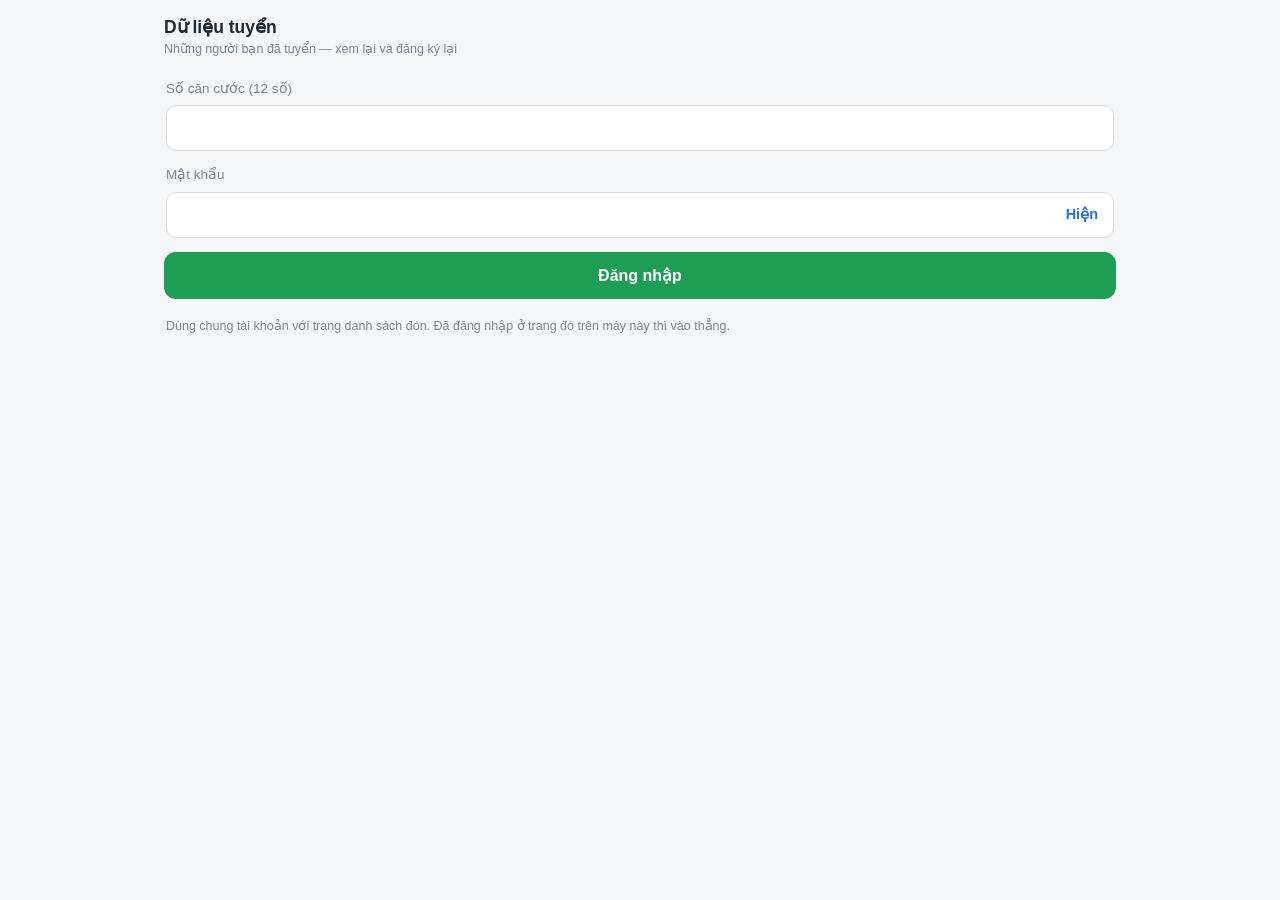
<file: dulieutuyen.html>
<!DOCTYPE html>
<html lang="vi">
<head>
<meta charset="utf-8">
<meta name="viewport" content="width=device-width,initial-scale=1">
<meta name="robots" content="noindex,nofollow">
<title>Dữ liệu tuyển</title>
<!--
  TRANG DỮ LIỆU TUYỂN — bản 3.33. Đặc tả: .scratch/du-lieu-tuyen-3.33/DAC-TA.md

  Người tuyển xem lại NGƯỜI MÌNH ĐÃ TUYỂN (mỗi CCCD một dòng, phiếu gần nhất), lọc theo khoảng ngày đăng ký,
  tên, công ty, tình trạng; tích chọn để ĐĂNG KÝ LẠI (cả loạt vào một công ty, hoặc lần lượt từng người).
  Luôn KIỂM LUẬT trước (y luật trang đăng ký), rồi mới đăng ký — máy chủ đi đúng dangKy_.

  BẢO MẬT: đăng nhập CCCD + mật khẩu, CHUNG vé với trang danh sách / phân công / quân số. Máy chủ tự soát phiếu
  nào là của người đang đăng nhập (cột ten_tuyen ở tab NGUOI_DON). Trang chỉ nhận CCCD 4 số cuối; CCCD đầy đủ chỉ
  đi qua nút Sao chép Excel, mỗi lượt ghi vết NHATKY. Trang KHÔNG cất dữ liệu lao động vào bộ nhớ trình duyệt.
-->
<style>
  :root{
    --nen:#f4f6f8; --the:#ffffff; --vien:#e6e9ed; --chu:#1f2933; --mo:#7b8794;
    --xanh:#1f9d55; --xanh-nhat:#f2f9f4; --do:#c0392b; --do-nhat:#fdecea;
    --vang-nhat:#fff8e6; --vang-vien:#f0dda0; --xam-nut:#eef1f4; --lam:#1d5fbf; --lam-nhat:#eef4fd;
  }
  *{box-sizing:border-box;-webkit-tap-highlight-color:transparent}
  body{margin:0;background:var(--nen);color:var(--chu);
    font:16px/1.5 -apple-system,BlinkMacSystemFont,"Segoe UI",Roboto,Arial,sans-serif}
  .boc{max-width:980px;margin:0 auto;padding-bottom:120px}
  .an{display:none !important}
  button,select,input{font-family:inherit}

  .che-tai{position:fixed;inset:0;z-index:9999;display:flex;align-items:center;justify-content:center;background:rgba(31,41,51,.38)}
  .che-hop{background:#fff;border-radius:14px;padding:22px 26px;min-width:210px;max-width:84%;text-align:center;box-shadow:0 8px 30px rgba(0,0,0,.2)}
  .che-xoay{width:34px;height:34px;margin:0 auto 12px;border:3px solid var(--xam-nut);border-top-color:var(--xanh);border-radius:50%;animation:che-quay .8s linear infinite}
  @keyframes che-quay{to{transform:rotate(360deg)}}
  .che-chu{font-size:14px;font-weight:600;line-height:1.45}

  .dinh{display:flex;align-items:center;gap:10px;padding:14px 14px 6px}
  .dinh .ten-trang{flex:1;min-width:0}
  .dinh b{font-size:17.5px}
  .dinh .phu{font-size:12.5px;color:var(--mo)}
  .dinh button{padding:7px 11px;border:1px solid var(--vien);background:#fff;border-radius:9px;font-size:13px;color:#3c4753;cursor:pointer}

  .nut{display:block;width:calc(100% - 28px);margin:14px;padding:14px;border:0;border-radius:12px;background:var(--xanh);color:#fff;font-size:16px;font-weight:700;cursor:pointer}
  .nut.phu{background:var(--xam-nut);color:#3c4753}
  .nut:disabled,button:disabled{opacity:.5;cursor:default}
  .o{padding:0 16px}
  .o input{width:100%;padding:13px 12px;font-size:16px;border:1px solid #d9dde2;border-radius:10px;margin-top:6px;background:#fff}
  /* Nút Hiện/Ẩn mật khẩu nằm trong ô — gõ trên điện thoại hay sai một chữ mà không biết sai đâu */
  .mk-o{position:relative}
  .mk-o input{padding-right:70px}
  .mk-o input::-ms-reveal{display:none}
  .mk-hien{position:absolute;right:2px;top:6px;bottom:0;padding:0 14px;border:0;background:none;
        font:inherit;font-size:14.5px;font-weight:600;color:#2d6cdf;cursor:pointer}
  .nhan{font-size:13.5px;color:var(--mo);margin-top:14px}
  .loi{margin:10px 14px 0;padding:10px 12px;border-radius:9px;background:var(--do-nhat);color:#8a1c13;font-size:13.5px;white-space:pre-line}
  .nhac{margin:10px 14px 0;padding:10px 12px;border-radius:10px;background:var(--vang-nhat);border:1px solid var(--vang-vien);color:#6b4e00;font-size:13px;white-space:pre-line}
  .mach{padding:4px 16px 18px;font-size:12.5px;color:var(--mo);line-height:1.55}

  /* Bộ lọc */
  .loc{margin:6px 14px 0;padding:10px 12px;border-radius:12px;background:var(--the);border:1px solid var(--vien)}
  .khoang{display:flex;gap:4px;background:var(--xam-nut);padding:3px;border-radius:10px}
  .khoang button{flex:1;padding:8px 4px;border:0;border-radius:8px;background:transparent;font-size:13.5px;font-weight:600;color:#3c4753;cursor:pointer}
  .khoang button.dang{background:#fff;box-shadow:0 1px 3px rgba(0,0,0,.08);color:var(--chu)}
  .hang{display:flex;gap:6px;margin-top:8px;flex-wrap:wrap}
  .hang > *{flex:1 1 140px;min-width:0}
  .hang input,.hang select{width:100%;padding:9px 10px;font-size:15px;border:1px solid #d9dde2;border-radius:9px;background:#fff}
  .hang button{flex:0 0 auto;padding:9px 14px;border:0;border-radius:9px;background:var(--lam);color:#fff;font-weight:700;font-size:14px;cursor:pointer}

  /* Tổng kiểu SUBTOTAL — luôn ở TRÊN bảng */
  .tong{margin:8px 14px 0;padding:10px 12px;border-radius:12px;background:var(--lam-nhat);border:1px solid #c9dbf5;color:#163f7a;font-size:13.5px}
  .tong .so{font-size:18px;font-weight:800}
  .chip{display:inline-block;font-size:12.5px;padding:2px 9px;border-radius:20px;margin:4px 4px 0 0;font-weight:600}
  .tt-vao_lam{background:#e3f4e8;color:#17663a}
  .tt-chua_vao_lam{background:#fdf0cc;color:#6b4e00}
  .tt-khong_di{background:var(--do-nhat);color:#8a1c13}
  .tt-cho_don{background:#e3ecfb;color:#163f7a}
  .tt-chua_don{background:var(--xam-nut);color:#56606b}
  .bang-thang{border-collapse:collapse;margin-top:6px;font-size:12.5px}
  .bang-thang td,.bang-thang th{padding:2px 10px 2px 0;text-align:left;white-space:nowrap}
  .bang-thang th{font-weight:600;color:#3c5d8f}

  /* BẢNG: tiêu đề đứng yên, chỉ hàng dữ liệu cuộn (cả dọc lẫn ngang); cột chọn + họ tên đứng yên khi cuộn ngang */
  .khung-bang{margin:8px 14px 0;background:var(--the);border:1px solid var(--vien);border-radius:12px;overflow:auto;
    max-height:calc(100vh - 230px);min-height:200px;-webkit-overflow-scrolling:touch}
  table.ds{border-collapse:separate;border-spacing:0;width:100%;font-size:14px}
  table.ds th,table.ds td{padding:8px 9px;border-bottom:1px solid var(--vien);white-space:nowrap;text-align:left;background:#fff}
  table.ds thead th{position:sticky;top:0;z-index:3;background:#eef1f4;font-size:12.5px;color:#3c4753;font-weight:700}
  table.ds .c0{position:sticky;left:0;z-index:2;width:38px;text-align:center}
  table.ds .c1{position:sticky;left:38px;z-index:2;box-shadow:1px 0 0 var(--vien)}
  table.ds thead .c0,table.ds thead .c1{z-index:4}
  table.ds tr.chon td{background:var(--xanh-nhat)}
  table.ds input[type=checkbox]{width:19px;height:19px;vertical-align:middle}
  table.ds a{color:var(--lam);text-decoration:none;font-weight:600}
  .nhan-tt{display:inline-block;font-size:12px;padding:1px 8px;border-radius:20px;font-weight:600}
  .trong{padding:22px 14px;color:var(--mo);text-align:center;font-size:14px;white-space:normal}

  /* Thanh chọn — dính đáy */
  .thanh{position:fixed;left:0;right:0;bottom:0;background:#fff;border-top:1px solid var(--vien);padding:9px 12px;box-shadow:0 -3px 12px rgba(0,0,0,.08);z-index:20}
  .thanh .tt{font-size:13px;color:#3c4753;max-width:980px;margin:0 auto}
  .ba-nut{display:flex;gap:6px;max-width:980px;margin:6px auto 0}
  .ba-nut button{flex:1;padding:11px 6px;border:0;border-radius:10px;font-size:13.5px;font-weight:700;cursor:pointer;background:var(--xanh);color:#fff}
  .ba-nut button.phu{background:var(--xam-nut);color:#3c4753}

  /* Hộp đăng ký lại */
  .man-hop{position:fixed;inset:0;z-index:100;background:rgba(31,41,51,.45);display:flex;align-items:flex-end;justify-content:center}
  .hop{background:#fff;width:100%;max-width:560px;max-height:92vh;overflow:auto;border-radius:16px 16px 0 0;padding:14px 14px 18px}
  @media (min-width:600px){.man-hop{align-items:center}.hop{border-radius:16px}}
  .hop h3{margin:0 0 2px;font-size:16.5px}
  .hop .phu{font-size:12.5px;color:var(--mo)}
  .hop label.nh{display:block;font-size:13px;color:var(--mo);margin-top:10px}
  .hop select,.hop input[type=date]{width:100%;padding:11px 10px;font-size:16px;border:1px solid #d9dde2;border-radius:10px;margin-top:4px;background:#fff}
  .ca{display:flex;gap:6px;margin-top:4px}
  .ca button{flex:1;padding:10px;border:1px solid #d9dde2;border-radius:10px;background:#fff;font-size:15px;font-weight:600;cursor:pointer}
  .ca button.dang{background:var(--lam);border-color:var(--lam);color:#fff}
  .cb{display:flex;gap:9px;align-items:flex-start;margin-top:12px;padding:10px;border-radius:10px;background:var(--vang-nhat);border:1px solid var(--vang-vien);font-size:14px;color:#6b4e00;cursor:pointer}
  .cb input{margin-top:3px;width:19px;height:19px;flex:none}
  .ds-nguoi{margin-top:8px;font-size:13.5px;max-height:140px;overflow:auto;padding:6px 9px;background:#fafbfc;border:1px solid var(--vien);border-radius:9px}
  .kq-dong{display:flex;gap:8px;align-items:flex-start;padding:8px 0;border-top:1px dashed var(--vien);font-size:14px}
  .kq-dong:first-child{border-top:0}
  .kq-dong .bieu{flex:none;width:22px;text-align:center}
  .kq-dong .noi{flex:1;min-width:0}
  .kq-dong .ly{display:block;font-size:12.5px;color:#56606b;white-space:pre-line}
  .kq-dong label{display:flex;gap:6px;align-items:center;font-size:13px;color:#6b4e00;margin-top:4px}
  .hai{display:flex;gap:8px;margin-top:14px}
  .hai button{flex:1;padding:13px;border:0;border-radius:11px;font-size:15px;font-weight:700;cursor:pointer;background:var(--xanh);color:#fff}
  .hai button.phu{background:var(--xam-nut);color:#3c4753;flex:0 0 32%}
  .tien{font-size:13px;color:#163f7a;margin-top:8px}
  /* 3.36: link về trang chủ */
  /* Dương 24/10/2026: nút quay lại phải nhìn ra ngay — biểu tượng to + chữ "Về Trang chủ" */
  .ve-chu{display:inline-flex;align-items:center;gap:7px;margin:10px 0 0 14px;padding:7px 14px 7px 10px;border:1px solid #c9d8f2;
    border-radius:22px;background:#eef4fd;color:#1d5fbf;font-size:15px;font-weight:700;text-decoration:none}
  .ve-chu-ic{font-size:22px;line-height:1}
</style>
<script src="ngoai-zalo.js" defer></script>
</head>
<body>

<div id="che_tai" class="che-tai an" role="status" aria-live="polite">
  <div class="che-hop"><div class="che-xoay"></div><div class="che-chu" id="che_tai_chu">Đang tải dữ liệu…</div></div>
</div>

<div class="boc">

<!-- ĐĂNG NHẬP -->
<div id="man_dn" class="an">
  <div class="dinh"><div class="ten-trang"><b>Dữ liệu tuyển</b><div class="phu">Những người bạn đã tuyển — xem lại và đăng ký lại</div></div></div>
  <div class="o">
    <div class="nhan">Số căn cước (12 số)</div>
    <input id="dn_cccd" inputmode="numeric" autocomplete="username" maxlength="14">
    <div class="nhan">Mật khẩu</div>
    <div class="mk-o">
      <input id="dn_mk" type="password" autocomplete="current-password">
      <button type="button" class="mk-hien" id="nut_hien_mk" aria-label="Hiện mật khẩu" aria-pressed="false">Hiện</button>
    </div>
  </div>
  <div id="dn_loi" class="loi an"></div>
  <button class="nut" id="nut_dn" type="button">Đăng nhập</button>
  <div class="mach">Dùng chung tài khoản với trang danh sách đón. Đã đăng nhập ở trang đó trên máy này thì vào thẳng.</div>
</div>

<!-- DANH SÁCH -->
<div id="man_ds" class="an">
  <a class="ve-chu" href="trangchu.html"><span class="ve-chu-ic" aria-hidden="true">🏠</span>Về Trang chủ</a>
  <div class="dinh">
    <div class="ten-trang"><b>Dữ liệu tuyển</b><div class="phu" id="ds_ai">—</div></div>
    <button type="button" id="nut_thoat">Đăng xuất</button>
  </div>
  <div id="ds_nhac" class="nhac an"></div>

  <div class="loc">
    <div class="khoang" id="khoang">
      <button type="button" data-k="7" class="dang">7 ngày</button>
      <button type="button" data-k="30">30 ngày</button>
      <button type="button" data-k="tat_ca">Tất cả</button>
      <button type="button" data-k="tu_den">Từ – đến</button>
    </div>
    <div class="hang an" id="hang_tu_den">
      <input type="date" id="loc_tu" aria-label="Từ ngày">
      <input type="date" id="loc_den" aria-label="Đến ngày">
      <button type="button" id="nut_xem">Xem</button>
    </div>
    <div class="hang">
      <input id="loc_ten" type="search" placeholder="🔍 Tìm tên lao động" autocomplete="off">
      <select id="loc_ct"><option value="">Mọi công ty</option></select>
      <select id="loc_tt">
        <option value="">Mọi tình trạng</option>
        <option value="chua_don">Chưa đón được</option>
        <option value="khong_di">Báo không đi</option>
        <option value="chua_vao_lam">Đã đón, chưa vào làm</option>
        <option value="vao_lam">Đã vào làm</option>
        <option value="cho_don">Chờ đón</option>
      </select>
    </div>
    <div class="phu" id="loc_ghi" style="font-size:12px;color:var(--mo);margin-top:6px">Lọc theo NGÀY ĐĂNG KÝ của lần gần nhất.</div>
  </div>
  <div id="ds_loi" class="loi an"></div>

  <div class="tong" id="tong">—</div>

  <div class="khung-bang">
    <table class="ds">
      <thead><tr>
        <th class="c0"><input type="checkbox" id="chon_het" aria-label="Chọn tất cả đang hiện"></th>
        <th class="c1">Họ tên</th><th>Năm sinh</th><th>SĐT</th><th>CCCD</th><th>Công ty</th>
        <th>Ngày hẹn</th><th>Tình trạng</th><th>Người tuyển</th>
      </tr></thead>
      <tbody id="ds_than"></tbody>
    </table>
  </div>
</div>

</div>

<!-- THANH CHỌN -->
<div class="thanh an" id="thanh">
  <div class="tt" id="thanh_tt">Chưa chọn ai — tích ô đầu dòng để đăng ký lại.</div>
  <div class="ba-nut">
    <button type="button" id="nut_loat">Đăng ký cả loạt</button>
    <button type="button" id="nut_luot">Đăng ký lần lượt</button>
    <button type="button" class="phu" id="nut_excel" data-ten="Sao chép Excel">Sao chép Excel</button>
  </div>
</div>

<!-- HỘP ĐĂNG KÝ LẠI -->
<div class="man-hop an" id="man_hop">
  <div class="hop">
    <h3 id="hop_tieu">Đăng ký lại</h3>
    <div class="phu" id="hop_phu"></div>
    <div class="ds-nguoi" id="hop_nguoi"></div>
    <div id="hop_form">
      <label class="nh" for="hop_ct">Công ty</label>
      <select id="hop_ct"></select>
      <label class="nh" for="hop_ngay" id="hop_nhan_ngay">Ngày đi làm</label>
      <input type="date" id="hop_ngay">
      <div id="hop_khoi_ca"><label class="nh">Ca làm việc</label><div class="ca" id="hop_ca"></div></div>
      <label class="cb"><input type="checkbox" id="hop_lien_he"><span><b>Đã liên hệ, lao động đồng ý đi.</b> Bắt buộc — đăng ký lại là dùng lại thông tin của họ.</span></label>
    </div>
    <div id="hop_loi" class="loi an" style="margin:10px 0 0"></div>
    <div id="hop_kq" class="an" style="margin-top:10px"></div>
    <div class="tien an" id="hop_tien"></div>
    <div class="hai">
      <button type="button" class="phu" id="hop_dong">Đóng</button>
      <button type="button" id="hop_chinh">Kiểm tra luật</button>
    </div>
  </div>
</div>

<script src="cau-hinh.js"></script>
<script src="goi-may-chu.js"></script>
<script>
if (typeof URL_API === 'undefined' || typeof TOKEN_API === 'undefined' || !URL_API) {
  window.URL_API = window.URL_API || ''; window.TOKEN_API = window.TOKEN_API || '';
  document.body.insertAdjacentHTML('afterbegin', '<div style="background:#b71c1c;color:#fff;padding:14px;font-weight:bold;text-align:center">' +
    'Trang chưa nối được máy chủ: không đọc được tệp cau-hinh.js. Tải lại trang. Vẫn thấy dòng này thì báo quản trị.</div>');
}
if (typeof goiMayChu_ !== 'function') {
  document.body.insertAdjacentHTML('afterbegin', '<div style="background:#e65100;color:#fff;padding:10px;text-align:center">' +
    'Thiếu tệp goi-may-chu.js — trang vẫn dùng được nhưng dễ báo lỗi mạng khi máy chủ chậm. Báo quản trị.</div>');
}

var $ = function (id) { return document.getElementById(id); };
var KHOA_PHIEN = 'phien_ds_v3';     // CHUNG với trang danh sách / phân công / quân số
function layPhien() { try { return localStorage.getItem(KHOA_PHIEN) || ''; } catch (e) { return ''; } }
function datPhien(p) { try { p ? localStorage.setItem(KHOA_PHIEN, p) : localStorage.removeItem(KHOA_PHIEN); } catch (e) {} }

var _cheDem = 0, _cheTimer = null;
function moChe(msg) {
  _cheDem++;
  $('che_tai_chu').textContent = msg || 'Đang tải dữ liệu…';
  if (!_cheTimer) _cheTimer = setTimeout(function () { $('che_tai').classList.remove('an'); }, 300);
}
function dongChe() {
  _cheDem = Math.max(0, _cheDem - 1);
  if (_cheDem > 0) return;
  if (_cheTimer) { clearTimeout(_cheTimer); _cheTimer = null; }
  $('che_tai').classList.add('an');
}

/** Mọi lượt gọi tự kèm vé; vé hết → về màn đăng nhập. che=false: không phủ màn (hộp đăng ký tự báo tiến độ). */
function goiAPI(body, choMsg, che) {
  var b = body || {};
  if (!b.phien) b.phien = layPhien();
  if (che !== false) moChe(choMsg);
  var goi = typeof goiMayChu_ === 'function' ? goiMayChu_(b)
    : fetch(URL_API, { method: 'POST', headers: { 'Content-Type': 'text/plain;charset=utf-8' }, body: JSON.stringify(b) })
        .then(function (r) { return r.json(); });
  return goi.then(function (kq) {
    if (che !== false) dongChe();
    if (kq && kq.ma === 'HET_PHIEN') { datPhien(''); dongHop(true); veManDangNhap('Phiên đăng nhập đã hết. Xin đăng nhập lại.'); }
    return kq;
  }, function (e) { if (che !== false) dongChe(); throw e; });
}

function thoat(s) {
  return String(s == null ? '' : s).replace(/&/g, '&amp;').replace(/</g, '&lt;').replace(/>/g, '&gt;').replace(/"/g, '&quot;');
}
function cauLoi(e) { return (e && e.message) || 'Không nối được máy chủ.'; }
function hien(id) {
  ['man_dn', 'man_ds'].forEach(function (i) { $(i).classList.add('an'); });
  $(id).classList.remove('an');
  $('thanh').classList.toggle('an', id !== 'man_ds');
}
function hai(n) { return ('0' + n).slice(-2); }
function isoTuDate(d) { return d.getFullYear() + '-' + hai(d.getMonth() + 1) + '-' + hai(d.getDate()); }
function congNgay(iso, n) { var p = iso.split('-'); return isoTuDate(new Date(+p[0], +p[1] - 1, +p[2] + n)); }
function ngayVN(iso) { return iso ? iso.slice(8, 10) + '/' + iso.slice(5, 7) + '/' + iso.slice(0, 4) : ''; }
/** Bỏ dấu + chữ thường — tìm "nguyen" ra "Nguyễn". */
function khoaTim(s) {
  return String(s || '').normalize('NFD').replace(/[̀-ͯ]/g, '').replace(/đ/g, 'd').replace(/Đ/g, 'D').toLowerCase().trim();
}

// ============================================================
// ĐĂNG NHẬP
// ============================================================
function veManDangNhap(loi) {
  $('dn_loi').textContent = loi || '';
  $('dn_loi').classList.toggle('an', !loi);
  $('dn_mk').value = '';
  hienMatKhau(false);   // máy hay dùng chung — quay lại màn đăng nhập thì ẩn mật khẩu
  hien('man_dn');
}
$('nut_dn').addEventListener('click', function () {
  var cccd = ($('dn_cccd').value || '').replace(/\D/g, ''), mk = $('dn_mk').value || '';
  if (cccd.length !== 12) { veManDangNhap('Số căn cước phải đủ 12 chữ số.'); return; }
  if (!mk) { veManDangNhap('Chưa nhập mật khẩu.'); return; }
  var n = this; n.disabled = true; n.textContent = 'Đang kiểm tra…';
  goiAPI({ token: TOKEN_API, hanh_dong: 'dang_nhap', so_cccd: cccd, mat_khau: mk, phien: '-' }, 'Đang đăng nhập…')
    .then(function (kq) {
      if (kq && kq.ok) { datPhien(kq.phien); taiDanhSach(); return; }
      veManDangNhap((kq && kq.loi) || 'Không đăng nhập được.');
    }, function (e) { veManDangNhap(cauLoi(e) + ' Kiểm tra mạng rồi thử lại.'); })
    .then(function () { n.disabled = false; n.textContent = 'Đăng nhập'; });
});
$('dn_mk').addEventListener('keydown', function (e) { if (e.key === 'Enter') $('nut_dn').click(); });

// Nút Hiện/Ẩn mật khẩu (21/10/2026)
function hienMatKhau(bat) {
  $('dn_mk').type = bat ? 'text' : 'password';
  var nut = $('nut_hien_mk');
  nut.textContent = bat ? 'Ẩn' : 'Hiện';
  nut.setAttribute('aria-pressed', bat);
  nut.setAttribute('aria-label', bat ? 'Ẩn mật khẩu' : 'Hiện mật khẩu');
}
$('nut_hien_mk').addEventListener('click', function () { hienMatKhau($('dn_mk').type === 'password'); });
$('nut_thoat').addEventListener('click', function () {
  if (!confirm('Đăng xuất khỏi máy này? (Trang danh sách đón cũng sẽ phải đăng nhập lại.)')) return;
  datPhien(''); duLieu = null; veManDangNhap('');
});

// ============================================================
// DANH SÁCH
// ============================================================
var duLieu = null;              // kết quả dlt_mo gần nhất
var khoang = '7';
var chon = {};                  // ma → true
var dangHien = [];              // các dòng đang hiện sau lọc (đúng thứ tự trên màn)

var TT_NHAN = { chua_don: 'Chưa đón được', khong_di: 'Báo không đi', chua_vao_lam: 'Đã đón, chưa vào làm', vao_lam: 'Đã vào làm', cho_don: 'Chờ đón' };

function taiDanhSach() {
  var b = { token: TOKEN_API, hanh_dong: 'dlt_mo', khoang: khoang };
  if (khoang === 'tu_den') {
    b.tu = $('loc_tu').value; b.den = $('loc_den').value;
    if (!b.tu || !b.den) { hienLoiDS('Chọn đủ "từ ngày" và "đến ngày" rồi bấm Xem.'); return; }
  }
  $('ds_loi').classList.add('an');
  goiAPI(b, 'Đang tải người bạn đã tuyển…').then(function (kq) {
    if (!kq || kq.ma === 'HET_PHIEN') return;
    hien('man_ds');
    if (!kq.ok) {
      duLieu = null; $('ds_than').innerHTML = ''; $('tong').textContent = '—';
      hienLoiDS(kq.loi || 'Không lấy được danh sách.');
      return;
    }
    duLieu = kq;
    $('ds_ai').textContent = (kq.ten_nguoi || '') + ' · tên tuyển: ' + (kq.ten_tuyen || []).join(', ');
    var nhac = [];
    if (kq.trung && kq.trung.length) nhac.push('⚠️ Tên "' + kq.trung.join('", "') + '" bị trùng với tài khoản khác nên KHÔNG tính cho bạn. Báo quản trị sửa cột ten_tuyen.');
    if (kq.kho_loi) nhac.push('⚠️ Lượt chép dữ liệu gần nhất bị lỗi (' + kq.kho_loi + ') — số liệu có thể chưa mới. Báo quản trị.');
    if (kq.kho_luc) {
      var d = new Date(kq.kho_luc);
      nhac.push('Dữ liệu cập nhật lúc ' + hai(d.getHours()) + ':' + hai(d.getMinutes()) + ' ' + hai(d.getDate()) + '/' + hai(d.getMonth() + 1) +
        ' — máy chép khoảng 10 phút một lần, người vừa đón / vừa báo vào làm có thể chưa hiện.');
    } else nhac.push('⚠️ Máy chưa chép dữ liệu lần nào — báo quản trị chạy ⚙ Cài đặt và Bật chạy tự động.');
    $('ds_nhac').textContent = nhac.join('\n');
    $('ds_nhac').classList.remove('an');
    var ctCo = {};
    (kq.ds || []).forEach(function (r) { ctCo[r.ma_ct] = r.ten_cong_ty; });
    var cu = $('loc_ct').value;
    $('loc_ct').innerHTML = '<option value="">Mọi công ty</option>' + Object.keys(ctCo)
      .sort(function (a, b) { return ctCo[a].localeCompare(ctCo[b], 'vi'); })
      .map(function (m) { return '<option value="' + thoat(m) + '">' + thoat(ctCo[m]) + '</option>'; }).join('');
    if (ctCo[cu]) $('loc_ct').value = cu;
    var ghi = { '7': '7 ngày gần nhất (tính cả hôm nay)', '30': '30 ngày gần nhất', 'tat_ca': 'tất cả', 'tu_den': ngayVN(kq.tu) + ' → ' + ngayVN(kq.den) };
    $('loc_ghi').textContent = 'Đang xem: ' + ghi[kq.khoang] + ' — theo NGÀY ĐĂNG KÝ của lần gần nhất. Mỗi người một dòng.';
    ve();
  }, function (e) { hien('man_ds'); hienLoiDS(cauLoi(e) + ' Bấm lại nút khoảng ngày để thử lại.'); });
}
function hienLoiDS(t) { $('ds_loi').textContent = t; $('ds_loi').classList.remove('an'); }

function locDong() {
  if (!duLieu) return [];
  var ten = khoaTim($('loc_ten').value), ct = $('loc_ct').value, tt = $('loc_tt').value;
  return (duLieu.ds || []).filter(function (r) {
    if (ct && r.ma_ct !== ct) return false;
    if (tt && r.tt !== tt) return false;
    if (ten && khoaTim(r.ho_ten).indexOf(ten) < 0) return false;
    return true;
  });
}

/** Tổng kiểu SUBTOTAL: chỉ đếm các dòng ĐANG HIỆN. */
function dungTong(ds) {
  var dem = {}, thang = {};
  ds.forEach(function (r) {
    dem[r.tt] = (dem[r.tt] || 0) + 1;
    var t = (r.ngay_dk || '').slice(0, 7) || '?';
    var o = thang[t] = thang[t] || { tong: 0, vao_lam: 0 };
    o.tong++; if (r.tt === 'vao_lam') o.vao_lam++;
  });
  var h = '<span class="so">' + ds.length + '</span> người đang hiện';
  if (duLieu && ds.length !== (duLieu.ds || []).length) h += ' <span style="color:var(--mo)">(trong ' + duLieu.ds.length + ' người của khoảng ngày này)</span>';
  h += '<div>' + ['vao_lam', 'chua_vao_lam', 'khong_di', 'chua_don', 'cho_don'].filter(function (k) { return dem[k]; })
    .map(function (k) { return '<span class="chip tt-' + k + '">' + TT_NHAN[k] + ': ' + dem[k] + '</span>'; }).join('') + '</div>';
  var ks = Object.keys(thang).sort().reverse();
  if (ks.length) {
    h += '<table class="bang-thang"><tr><th>Tháng đăng ký</th><th>Số người</th><th>Vào làm</th></tr>' + ks.map(function (k) {
      return '<tr><td>' + (k === '?' ? 'chưa rõ' : k.slice(5, 7) + '/' + k.slice(0, 4)) + '</td><td>' + thang[k].tong + '</td><td>' + thang[k].vao_lam + '</td></tr>';
    }).join('') + '</table>';
  }
  return h;
}

function ve() {
  dangHien = locDong();
  var thay = {};
  dangHien.forEach(function (r) { thay[r.ma] = true; });
  Object.keys(chon).forEach(function (m) { if (!thay[m]) delete chon[m]; });   // ẩn khỏi lọc = bỏ chọn, tránh đăng ký người không nhìn thấy
  $('tong').innerHTML = dungTong(dangHien);
  if (!dangHien.length) {
    $('ds_than').innerHTML = '<tr><td colspan="9" class="trong">' + (duLieu && duLieu.ds && duLieu.ds.length
      ? 'Không ai khớp bộ lọc.' : 'Chưa có người nào bạn tuyển trong khoảng ngày này. Thử "30 ngày" hoặc "Tất cả".') + '</td></tr>';
  } else {
    $('ds_than').innerHTML = dangHien.map(function (r, i) {
      return '<tr data-i="' + i + '"' + (chon[r.ma] ? ' class="chon"' : '') + '>' +
        '<td class="c0"><input type="checkbox" data-ma="' + thoat(r.ma) + '"' + (chon[r.ma] ? ' checked' : '') + ' aria-label="Chọn ' + thoat(r.ho_ten) + '"></td>' +
        '<td class="c1"><b>' + thoat(r.ho_ten) + '</b></td>' +
        '<td>' + thoat(r.nam_sinh) + '</td>' +
        '<td>' + (r.sdt ? '<a href="tel:' + thoat(r.sdt) + '">' + thoat(r.sdt) + '</a>' : '—') + '</td>' +
        '<td>' + thoat(r.cccd4) + '</td>' +
        '<td>' + thoat(r.ten_cong_ty) + (r.ca ? ' · ' + thoat(r.ca) : '') + '</td>' +
        '<td>' + thoat(r.ngay_hen) + '</td>' +
        '<td><span class="nhan-tt tt-' + thoat(r.tt) + '">' + thoat(r.tt_nhan) + '</span></td>' +
        '<td>' + thoat(r.nguoi_tuyen) + '</td></tr>';
    }).join('');
  }
  capNhatThanh();
}

function soChon() { return dangHien.filter(function (r) { return chon[r.ma]; }); }
function capNhatThanh() {
  var n = soChon().length;
  $('thanh_tt').textContent = n ? ('Đã chọn ' + n + ' người') : 'Chưa chọn ai — tích ô đầu dòng để đăng ký lại. Sao chép Excel khi chưa chọn = cả danh sách đang hiện.';
  $('nut_loat').disabled = !n; $('nut_luot').disabled = !n;
  $('nut_excel').disabled = !dangHien.length;
  $('chon_het').checked = !!dangHien.length && n === dangHien.length;
  huyChoChep();
}

$('ds_than').addEventListener('change', function (e) {
  var o = e.target; if (!o.getAttribute('data-ma')) return;
  var m = o.getAttribute('data-ma');
  if (o.checked) chon[m] = true; else delete chon[m];
  o.closest('tr').classList.toggle('chon', o.checked);
  capNhatThanh();
});
$('chon_het').addEventListener('change', function () {
  var co = this.checked;
  chon = {};
  if (co) dangHien.forEach(function (r) { chon[r.ma] = true; });
  ve();
});
['loc_ct', 'loc_tt'].forEach(function (id) { $(id).addEventListener('change', ve); });
$('loc_ten').addEventListener('input', ve);
$('khoang').addEventListener('click', function (e) {
  var k = e.target.getAttribute('data-k'); if (!k) return;
  Array.prototype.forEach.call(this.children, function (b) { b.classList.toggle('dang', b === e.target); });
  khoang = k;
  $('hang_tu_den').classList.toggle('an', k !== 'tu_den');
  if (k === 'tu_den') {
    var nay = (duLieu && duLieu.hom_nay) || isoTuDate(new Date());
    if (!$('loc_den').value) $('loc_den').value = nay;
    if (!$('loc_tu').value) $('loc_tu').value = congNgay(nay, -6);
    return;                       // chờ bấm Xem
  }
  taiDanhSach();
});
$('nut_xem').addEventListener('click', taiDanhSach);

// ============================================================
// SAO CHÉP EXCEL — dữ liệu đầy đủ theo CCCD + SĐT
// ============================================================
// Lấy dữ liệu tốn vài giây; trình duyệt (nhất là trong Zalo) chỉ cho chép NGAY lúc bấm. Nên làm hai nhịp:
// bấm lần 1 = lấy dữ liệu → nút đổi thành "Bấm để chép N dòng" → bấm lần 2 = chép. Không bao giờ im lặng.
var choChep = null;
function huyChoChep() {
  if (!choChep) return;
  choChep = null;
  $('nut_excel').textContent = $('nut_excel').getAttribute('data-ten');
}
function thoatHTML(v) { return String(v == null ? '' : v).replace(/&/g, '&amp;').replace(/</g, '&lt;').replace(/>/g, '&gt;'); }
/** Mọi ô định dạng CHỮ (mso-number-format "@") — không thì Excel nuốt số 0 đầu CCCD/SĐT, đổi ngày sinh. */
function dungHTMLBang(cot, hang) {
  var o = 'mso-number-format:"\\@";';
  return '<table cellspacing="0" cellpadding="0"><tr>' + cot.map(function (c) { return '<th style="' + o + '">' + thoatHTML(c) + '</th>'; }).join('') + '</tr>' +
    hang.map(function (r) { return '<tr>' + r.map(function (v) { return '<td style="' + o + '">' + thoatHTML(v) + '</td>'; }).join('') + '</tr>'; }).join('') + '</table>';
}
function dungTSV(cot, hang) {
  return [cot].concat(hang).map(function (h) {
    return h.map(function (v) { return String(v == null ? '' : v).replace(/[\t\r\n]+/g, ' '); }).join('\t');
  }).join('\n');
}
function chepGiau(html, text) {
  try {
    var o = document.createElement('div');
    o.setAttribute('contenteditable', 'true'); o.innerHTML = html;
    o.style.cssText = 'position:fixed;left:-9999px;top:0;opacity:0';
    document.body.appendChild(o);
    var r = document.createRange(); r.selectNodeContents(o);
    var s = window.getSelection(); s.removeAllRanges(); s.addRange(r);
    var ok = document.execCommand('copy');
    s.removeAllRanges(); document.body.removeChild(o);
    if (ok) return true;
  } catch (e) {}
  try {
    var t = document.createElement('textarea');
    t.value = text; t.style.cssText = 'position:fixed;left:-9999px;top:0';
    document.body.appendChild(t); t.select();
    var ok2 = document.execCommand('copy'); document.body.removeChild(t);
    return !!ok2;
  } catch (e2) { return false; }
}
function chep(html, text) {
  var nut = $('nut_excel');
  function xong() { nut.textContent = '✓ Đã chép — dán vào Excel'; setTimeout(function () { nut.textContent = nut.getAttribute('data-ten'); }, 2500); }
  function hong() { alert('Máy này không cho sao chép tự động. Mở trang bằng Chrome rồi thử lại.'); nut.textContent = nut.getAttribute('data-ten'); }
  try {
    if (window.ClipboardItem && navigator.clipboard && navigator.clipboard.write) {
      navigator.clipboard.write([new ClipboardItem({ 'text/html': new Blob([html], { type: 'text/html' }), 'text/plain': new Blob([text], { type: 'text/plain' }) })])
        .then(xong, function () { chepGiau(html, text) ? xong() : hong(); });
      return;
    }
  } catch (e) {}
  chepGiau(html, text) ? xong() : hong();
}
$('nut_excel').addEventListener('click', function () {
  var nut = this;
  if (choChep) { var c = choChep; choChep = null; chep(c.html, c.text); return; }
  var ds = soChon(); if (!ds.length) ds = dangHien;
  if (!ds.length) return;
  nut.disabled = true;
  goiAPI({ token: TOKEN_API, hanh_dong: 'dlt_xuat', ds: ds.map(function (r) { return r.ma; }) }, 'Đang lấy dữ liệu ' + ds.length + ' người…')
    .then(function (kq) {
      if (!kq || kq.ma === 'HET_PHIEN') return;
      if (!kq.ok) { alert(kq.loi || 'Không lấy được dữ liệu.'); return; }
      choChep = { html: dungHTMLBang(kq.cot, kq.hang), text: dungTSV(kq.cot, kq.hang) };
      nut.textContent = '👉 Bấm để chép ' + kq.hang.length + ' dòng';
      if (kq.thieu) alert(kq.thieu + ' người không còn trong dữ liệu của bạn nên không chép. Tải lại danh sách.');
    }, function (e) { alert(cauLoi(e) + ' Chưa chép gì — bấm lại.'); })
    .then(function () { nut.disabled = false; });
});

// ============================================================
// ĐĂNG KÝ LẠI — một hộp cho cả hai kiểu
// ============================================================
//   Cả loạt : một BƯỚC gồm mọi người đã chọn, cùng công ty / ngày / ca.
//   Lần lượt: mỗi người một BƯỚC, chọn riêng; xong (hoặc bỏ qua) thì sang người kế, giữ lựa chọn bước trước.
// Mỗi bước: Kiểm tra luật (CHỈ ĐỌC) → xem ✅ / ⚠️ / ⛔ → Đăng ký những người được. Gửi theo gói 10 người.
var GOI = 10;
var hop = null;   // { buoc: [[dong...]], i, pha: 'form'|'kiem'|'xong', kq: [], xacNhan: {ma:true}, goiYC: {} , coGhi }

function moHop(loat) {
  var ds = soChon();
  if (!ds.length || !duLieu) return;
  hop = { loat: loat, buoc: loat ? [ds] : ds.map(function (r) { return [r]; }), i: 0, coGhi: false };
  $('hop_ct').innerHTML = '<option value="">— Chọn công ty —</option>' + (duLieu.cong_ty || []).map(function (c) {
    return '<option value="' + thoat(c.ma_ct) + '">' + thoat(c.ten_cong_ty) + (c.loai === 'chinh_thuc' ? ' (chính thức)' : '') + '</option>';
  }).join('');
  $('hop_ca').innerHTML = (duLieu.danh_sach_ca || []).map(function (c) {
    return '<button type="button" data-ca="' + thoat(c.ma) + '">' + thoat(c.ten) + '</button>';
  }).join('');
  var nay = duLieu.hom_nay;
  $('hop_ngay').min = nay;
  $('hop_ngay').max = duLieu.ngay_hen_toi_da > 0 ? congNgay(nay, duLieu.ngay_hen_toi_da) : '';
  $('hop_ngay').value = ''; $('hop_ct').value = ''; chonCa(''); $('hop_lien_he').checked = false;
  $('man_hop').classList.remove('an');
  veBuoc();
}
function dongHop(epBuoc) {
  if (!hop) return;
  if (!epBuoc && hop.dangGui) return;
  var coGhi = hop.coGhi;
  hop = null;
  $('man_hop').classList.add('an');
  if (coGhi && !epBuoc) { chon = {}; taiDanhSach(); }
}
var caChon = '';
function chonCa(ma) {
  caChon = ma;
  Array.prototype.forEach.call($('hop_ca').children, function (b) { b.classList.toggle('dang', b.getAttribute('data-ca') === ma); });
}
$('hop_ca').addEventListener('click', function (e) { var m = e.target.getAttribute('data-ca'); if (m) { chonCa(m); veForm(); } });
function ctDangChon() {
  var m = $('hop_ct').value;
  return (duLieu.cong_ty || []).filter(function (c) { return c.ma_ct === m; })[0] || null;
}
function veForm() {
  var ct = ctDangChon(), laCT = ct && ct.loai === 'chinh_thuc';
  $('hop_nhan_ngay').textContent = laCT ? 'Ngày phỏng vấn' : 'Ngày đi làm';
  $('hop_khoi_ca').classList.toggle('an', !!laCT);
}
$('hop_ct').addEventListener('change', function () { veForm(); trongVeFormBuoc(); });
$('hop_ngay').addEventListener('change', trongVeFormBuoc);
$('hop_lien_he').addEventListener('change', function () { $('hop_loi').classList.add('an'); });
/** Đổi công ty / ngày sau khi đã kiểm → kết quả kiểm cũ không còn đúng: quay về bước nhập. */
function trongVeFormBuoc() { if (hop && hop.pha === 'kiem') { hop.pha = 'form'; veBuoc(); } }

function nguoiBuoc() { return hop.buoc[hop.i]; }
function veBuoc() {
  var ds = nguoiBuoc();
  $('hop_tieu').textContent = hop.loat ? ('Đăng ký lại cả loạt — ' + ds.length + ' người')
    : ('Đăng ký lại lần lượt — người ' + (hop.i + 1) + '/' + hop.buoc.length);
  $('hop_phu').textContent = hop.loat ? 'Cùng một công ty, một ngày, một ca cho cả loạt.'
    : 'Mỗi người chọn công ty, ngày riêng. Lựa chọn của người trước được giữ sẵn.';
  $('hop_nguoi').innerHTML = ds.map(function (r) {
    return '<div><b>' + thoat(r.ho_ten) + '</b> · ' + thoat(r.nam_sinh) + ' · ' + thoat(r.sdt) + ' · <span class="nhan-tt tt-' + thoat(r.tt) + '">' + thoat(r.tt_nhan) + '</span></div>';
  }).join('');
  $('hop_loi').classList.add('an');
  $('hop_form').classList.toggle('an', hop.pha === 'xong');
  $('hop_kq').classList.toggle('an', !hop.kq || hop.pha === 'form');
  $('hop_tien').classList.add('an');
  veForm();
  $('hop_dong').textContent = hop.loat || hop.i + 1 >= hop.buoc.length ? 'Đóng' : 'Bỏ qua người này';
  var nut = $('hop_chinh');
  if (!hop.pha || hop.pha === 'form') { hop.pha = 'form'; nut.textContent = 'Kiểm tra luật'; }
  else if (hop.pha === 'kiem') {
    var n = soSeGhi();
    nut.textContent = n ? ('Đăng ký ' + n + ' người') : 'Không ai đăng ký được';
    nut.disabled = !n;
    veKq();
    return;
  } else {
    nut.textContent = hop.i + 1 < hop.buoc.length ? 'Sang người tiếp →' : 'Xong';
    veKq();
  }
  nut.disabled = false;
}
function soSeGhi() {
  return (hop.kq || []).filter(function (x) { return x.kq === 'duoc' || (x.kq === 'can_xac_nhan' && hop.xacNhan[x.ma]); }).length;
}
var BIEU = { duoc: '✅', can_xac_nhan: '⚠️', bi_chan: '⛔', loi: '❌', da_dang_ky: '✅' };
var CHU = { duoc: 'Đăng ký được', can_xac_nhan: 'Cần xác nhận', bi_chan: 'Bị chặn', loi: 'Không làm được', da_dang_ky: 'ĐÃ ĐĂNG KÝ' };
function veKq() {
  var tenTheoMa = {};
  nguoiBuoc().forEach(function (r) { tenTheoMa[r.ma] = r.ho_ten; });
  $('hop_kq').innerHTML = (hop.kq || []).map(function (x) {
    var tick = hop.pha === 'kiem' && x.kq === 'can_xac_nhan'
      ? '<label><input type="checkbox" data-xn="' + thoat(x.ma) + '"' + (hop.xacNhan[x.ma] ? ' checked' : '') + '> Vẫn đăng ký (sẽ ghi là trùng)</label>' : '';
    return '<div class="kq-dong"><span class="bieu">' + (BIEU[x.kq] || '•') + '</span><div class="noi"><b>' +
      thoat(x.ho_ten || tenTheoMa[x.ma] || '') + '</b> — ' + (CHU[x.kq] || x.kq) +
      (x.loi ? '<span class="ly">' + thoat(x.loi) + '</span>' : '') + tick + '</div></div>';
  }).join('');
  $('hop_kq').classList.remove('an');
}
$('hop_kq').addEventListener('change', function (e) {
  var m = e.target.getAttribute('data-xn'); if (!m) return;
  if (e.target.checked) hop.xacNhan[m] = true; else delete hop.xacNhan[m];
  var n = soSeGhi();
  $('hop_chinh').textContent = n ? ('Đăng ký ' + n + ' người') : 'Không ai đăng ký được';
  $('hop_chinh').disabled = !n;
});
function loiHop(t) { $('hop_loi').textContent = t; $('hop_loi').classList.remove('an'); }

/** Bộ chọn hiện tại → tham số gửi máy chủ, hoặc câu báo thiếu. */
function thamSo() {
  var ct = ctDangChon();
  if (!ct) return { loi: 'Chọn công ty.' };
  var iso = $('hop_ngay').value;
  if (!iso) return { loi: 'Chọn ' + (ct.loai === 'chinh_thuc' ? 'ngày phỏng vấn' : 'ngày đi làm') + '.' };
  if (iso < duLieu.hom_nay) return { loi: 'Ngày đã qua — chọn hôm nay hoặc ngày tới.' };
  if (ct.loai !== 'chinh_thuc' && !caChon) return { loi: 'Chọn ca làm việc.' };
  if (!$('hop_lien_he').checked) return { loi: 'Tích ô "Đã liên hệ, lao động đồng ý đi" trước.' };
  return { ma_ct: ct.ma_ct, ngay: ngayVN(iso), ca_lam: ct.loai === 'chinh_thuc' ? '' : caChon };
}
function maYC() { return 'dlt-' + Date.now().toString(36) + '-' + Math.random().toString(36).slice(2, 10); }
function cat(ds) { var o = []; for (var i = 0; i < ds.length; i += GOI) o.push(ds.slice(i, i + GOI)); return o; }

$('hop_chinh').addEventListener('click', function () {
  if (!hop) return;
  if (hop.pha === 'xong') {
    if (hop.i + 1 < hop.buoc.length) { hop.i++; hop.pha = 'form'; hop.kq = null; $('hop_lien_he').checked = false; veBuoc(); }
    else dongHop();
    return;
  }
  var ts = thamSo();
  if (ts.loi) { loiHop(ts.loi); return; }
  if (hop.pha === 'form') kiemLuat(ts); else dangKyLai(ts);
});
$('hop_dong').addEventListener('click', function () {
  if (!hop) return;
  if (hop.dangGui) { alert('Đang gửi — chờ xong đã, đừng đóng.'); return; }
  if (!hop.loat && hop.i + 1 < hop.buoc.length) { hop.i++; hop.pha = 'form'; hop.kq = null; $('hop_lien_he').checked = false; veBuoc(); return; }
  dongHop();
});

function khoaNut(co, chu) {
  hop.dangGui = co;
  $('hop_chinh').disabled = co; $('hop_dong').disabled = co;
  $('hop_tien').textContent = chu || ''; $('hop_tien').classList.toggle('an', !chu);
}

/** Kiểm luật — CHỈ ĐỌC, gói 10 người nối tiếp. */
function kiemLuat(ts) {
  var goi = cat(nguoiBuoc()), kq = [], i = 0;
  hop.xacNhan = {};
  function tiep() {
    if (!hop) return;
    if (i >= goi.length) { khoaNut(false); hop.kq = kq; hop.pha = 'kiem'; veBuoc(); return; }
    khoaNut(true, 'Đang kiểm luật ' + Math.min((i + 1) * GOI, nguoiBuoc().length) + '/' + nguoiBuoc().length + '…');
    goiAPI({ token: TOKEN_API, hanh_dong: 'dlt_kiem', ds: goi[i].map(function (r) { return r.ma; }),
             ma_ct: ts.ma_ct, ngay: ts.ngay, ca_lam: ts.ca_lam }, '', false)
      .then(function (r) {
        if (!r || r.ma === 'HET_PHIEN') return;
        if (!r.ok) { khoaNut(false); loiHop(r.loi || 'Không kiểm được.'); return; }
        kq = kq.concat(r.ds || []); i++; tiep();
      }, function (e) { khoaNut(false); loiHop(cauLoi(e) + ' Chưa đăng ký ai — bấm "Kiểm tra luật" lại.'); });
  }
  tiep();
}

/** Đăng ký — cú GHI. Mỗi gói một mã yêu cầu, GIỮ mã đó khi bấm lại sau lỗi mạng để máy chủ không ghi hai lần. */
function dangKyLai(ts) {
  var seGhi = hop.kq.filter(function (x) { return x.kq === 'duoc' || (x.kq === 'can_xac_nhan' && hop.xacNhan[x.ma]); })
    .map(function (x) { return { ma: x.ma, xac_nhan: x.kq === 'can_xac_nhan' }; });
  var goi = cat(seGhi), ketQua = {}, i = 0;
  hop.goiYC = hop.goiYC || {};
  function tiep() {
    if (!hop) return;
    if (i >= goi.length) {
      khoaNut(false);
      hop.kq = hop.kq.map(function (x) { return ketQua[x.ma] || x; });
      hop.pha = 'xong'; hop.goiYC = {};
      // Đẩy tin Zalo ngay như trang đăng ký (không chờ lịch 5 phút); hỏng thì lịch gửi bù.
      goiAPI({ token: TOKEN_API, hanh_dong: 'gui_tin' }, '', false).catch(function () {});
      veBuoc();
      return;
    }
    var khoa = goi[i].map(function (x) { return x.ma; }).join(',');
    var ma = hop.goiYC[khoa] || (hop.goiYC[khoa] = maYC());
    khoaNut(true, 'Đang đăng ký ' + Math.min((i + 1) * GOI, seGhi.length) + '/' + seGhi.length + '… đừng đóng trang.');
    goiAPI({ token: TOKEN_API, hanh_dong: 'dlt_dang_ky_lai', ds: goi[i], ma_ct: ts.ma_ct, ngay: ts.ngay, ca_lam: ts.ca_lam,
             da_lien_he: true, ma_yeu_cau: ma }, '', false)
      .then(function (r) {
        if (!r || r.ma === 'HET_PHIEN') return;
        if (!r.ok) {
          khoaNut(false);
          loiHop((r.loi || 'Không đăng ký được.') + (i ? '\n\n' + (i * GOI) + ' người đầu ĐÃ đăng ký xong.' : ''));
          if (i) { hop.coGhi = true; }
          return;
        }
        hop.coGhi = hop.coGhi || r.so_dang_ky > 0;
        (r.ds || []).forEach(function (x) { ketQua[x.ma] = x; });
        i++; tiep();
      }, function (e) {
        khoaNut(false);
        loiHop(cauLoi(e) + '\n\nKHÔNG RÕ gói này đã ghi chưa. Bấm lại nút Đăng ký — máy chủ nhận ra lượt cũ, không ghi hai lần.');
      });
  }
  tiep();
}

$('nut_loat').addEventListener('click', function () { moHop(true); });
$('nut_luot').addEventListener('click', function () { moHop(false); });

/** Mở trang: còn vé thì vào thẳng; không thì màn đăng nhập. */
function khoiDong() {
  if (!layPhien()) { veManDangNhap(''); return; }
  taiDanhSach();
}
// Gọi SAU khi cả khối chạy xong — biến khai phía dưới lời gọi chưa được gán (bài học 3.32).
Promise.resolve().then(khoiDong);
</script>
</body>
</html>
</file>
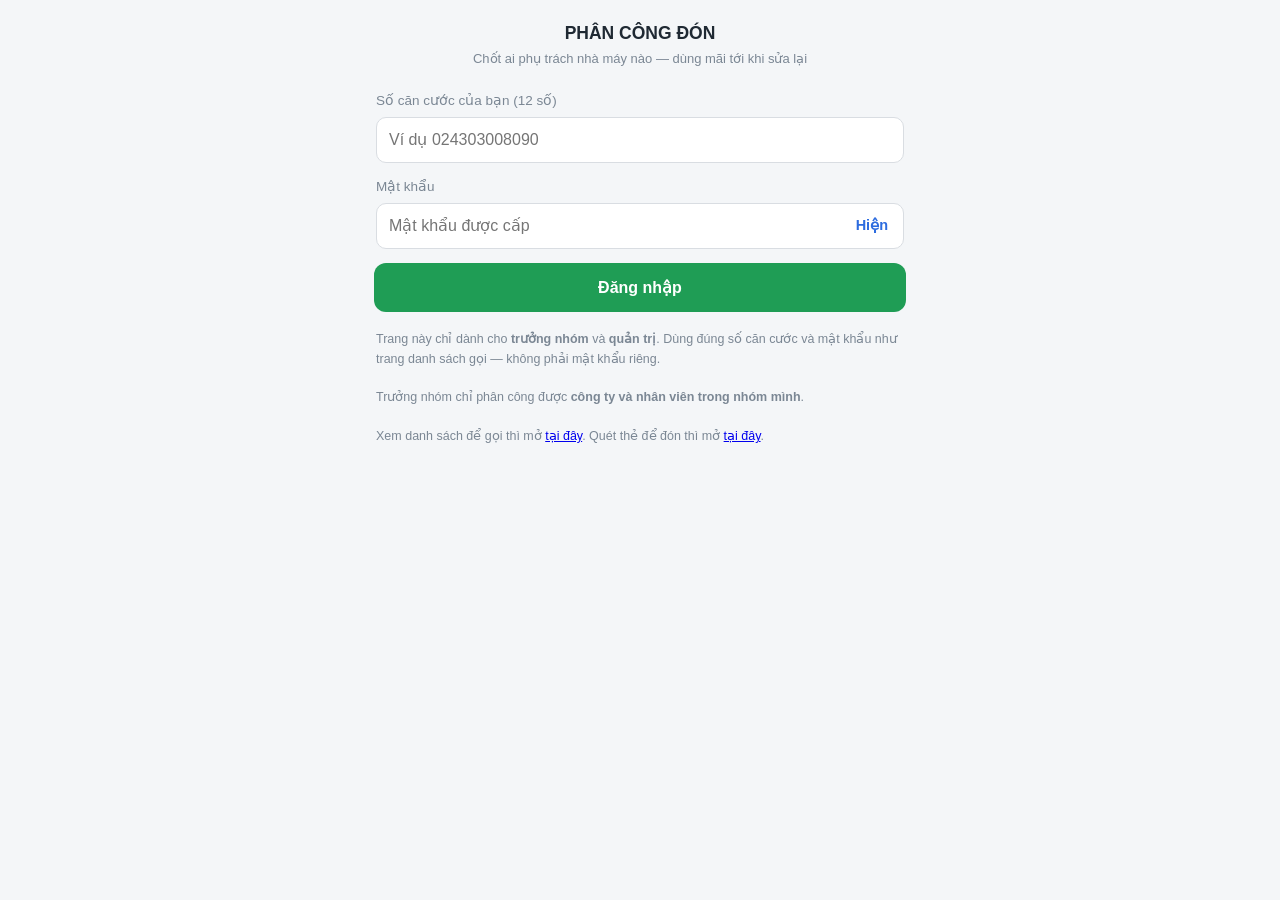
<file: phancong.html>
<!DOCTYPE html>
<html lang="vi">
<head>
<meta charset="utf-8">
<meta name="viewport" content="width=device-width,initial-scale=1,maximum-scale=1,user-scalable=no">
<meta name="robots" content="noindex,nofollow">
<title>Phân công đón</title>
<!--
  TRANG PHÂN CÔNG ĐÓN — bản 3.5

  BA CHỨC VỤ (khai ở cột `vai_tro` của tab NGUOI_DON, CHỈ quản trị khai được):
    quan_tri     — thấy MỌI nhóm, MỌI công ty, MỌI nhân viên
    truong_nhom  — thấy đúng NHÓM của mình: chỉ chọn được công ty và nhân viên cùng nhóm
    (trống)      — nhân viên đón, KHÔNG vào được trang này

  PHÂN CÔNG LÀ THƯỜNG TRỰC (bản 3.15): chốt MỘT LẦN rồi thôi. Bảng đã chốt có hiệu lực
  mọi ngày cho tới khi chính trưởng nhóm sửa lại — không phải vào bấm lại mỗi sáng.
  Máy chủ tự gửi bảng đó vào nhóm mỗi ngày đúng giờ khai ở ô `gio_phan_cong`.

  Trưởng nhóm chỉ mở trang này KHI CÓ THAY ĐỔI. Bấm Gửi thì máy chủ làm hai việc:
    1. Sửa quyền xem danh sách lao động — người được tích mở trang danh sách là thấy ngay,
       KHÔNG phải đăng nhập lại, và quyền đó KHÔNG hết hạn; người bị bỏ ra thì quyền còn
       sống thêm ÂN HẠN (mặc định hết ngày mai) để họ báo nốt việc đang làm dở.
    2. Bắn thêm MỘT tin vào nhóm trưởng nhóm ngay lúc đó, để cả nhóm biết bảng vừa đổi.

  BẢO MẬT: đăng nhập bằng số CCCD + mật khẩu, y hệt trang danh sách.
  Trang này KHÔNG cấp được chức vụ cho ai, và KHÔNG đụng được sang nhóm khác.
  Mọi luật phạm vi đều kiểm LẠI ở máy chủ — lọc ở trang chỉ để cho gọn mắt, ai mở F12
  sửa mã trang là gửi lên được bất cứ mã công ty và khoá người nào.

  SỐ CCCD KHÔNG BAO GIỜ VỀ TỚI ĐÂY. Máy chủ gửi xuống "khoá" 16 ký tự băm từ CCCD, trang
  chỉ hiện 4 số cuối để phân biệt người trùng tên. Tích ai thì gửi lên khoá của người đó.
-->
<style>
  :root{
    --nen:#f4f6f8; --the:#ffffff; --vien:#e6e9ed; --chu:#1f2933; --mo:#7b8794;
    --xanh:#1f9d55; --xanh-nhat:#f2f9f4; --do:#c0392b; --do-nhat:#fdecea;
    --vang-nhat:#fff8e6; --vang-vien:#f0dda0; --xam-nut:#eef1f4;
  }
  *{box-sizing:border-box;-webkit-tap-highlight-color:transparent}
  body{margin:0;background:var(--nen);color:var(--chu);
    font:16px/1.5 -apple-system,BlinkMacSystemFont,"Segoe UI",Roboto,Arial,sans-serif}
  .boc{max-width:560px;margin:0 auto;padding-bottom:26px}
  .an{display:none !important}

  .dinh{text-align:center;padding:20px 16px 8px}
  .dinh b{font-size:17.5px}
  .dinh .phu{font-size:13px;color:var(--mo);margin-top:3px}

  .nut{display:block;width:calc(100% - 28px);margin:14px;padding:15px;border:0;border-radius:12px;
    background:var(--xanh);color:#fff;font-size:16px;font-weight:700;cursor:pointer}
  .nut.phu{background:var(--xam-nut);color:#3c4753}
  .nut:disabled{opacity:.55}

  .o{padding:0 16px}
  .o input{width:100%;padding:13px 12px;font-size:16px;border:1px solid #d9dde2;
    border-radius:10px;margin-top:6px;background:#fff}
  /* Nút Hiện/Ẩn mật khẩu nằm trong ô — gõ trên điện thoại hay sai một chữ mà không biết sai đâu */
  .mk-o{position:relative}
  .mk-o input{padding-right:70px}
  .mk-o input::-ms-reveal{display:none}
  .mk-hien{position:absolute;right:2px;top:6px;bottom:0;padding:0 14px;border:0;background:none;
        font:inherit;font-size:14.5px;font-weight:600;color:#2d6cdf;cursor:pointer}
  .nhan{font-size:13.5px;color:var(--mo);margin-top:14px}
  .loi{margin:12px 16px 0;padding:10px 12px;border-radius:9px;background:var(--do-nhat);
    color:#8a1c13;font-size:13.5px}
  .mach{padding:4px 16px 18px;font-size:12.5px;color:var(--mo);line-height:1.55}

  .doi-ngay{display:flex;gap:8px;padding:0 14px}
  .doi-ngay button{flex:1;padding:11px;border:1px solid var(--vien);background:#fff;border-radius:10px;
    font-size:14.5px;font-weight:600;color:#3c4753;cursor:pointer}
  .doi-ngay button.dang{background:var(--chu);border-color:var(--chu);color:#fff}
  .tim{display:block;width:calc(100% - 28px);margin:10px 14px 0;padding:11px 12px;font-size:15px;
    border:1px solid #d9dde2;border-radius:10px;background:#fff}

  .the-ct{display:flex;align-items:center;gap:10px;margin:9px 14px 0;padding:13px 13px;
    border-radius:12px;background:var(--the);border:1px solid var(--vien);cursor:pointer;width:calc(100% - 28px);
    text-align:left;font-family:inherit;font-size:16px;color:var(--chu)}
  .the-ct .ten{flex:1;min-width:0}
  .the-ct .ten b{display:block;font-size:15.5px;overflow:hidden;text-overflow:ellipsis;white-space:nowrap}
  .the-ct .ten span{display:block;font-size:12.5px;color:var(--mo);margin-top:2px}
  .the-ct .so{flex:none;min-width:30px;height:30px;padding:0 9px;border-radius:15px;background:var(--xam-nut);
    color:#3c4753;font-size:13.5px;font-weight:700;display:flex;align-items:center;justify-content:center}
  .the-ct .so.co{background:var(--xanh);color:#fff}
  .the-ct .mui{flex:none;color:#c3cad2;font-size:20px;line-height:1}

  .ng{display:flex;align-items:center;gap:11px;margin:8px 14px 0;padding:12px 13px;border-radius:12px;
    background:var(--the);border:1px solid var(--vien);cursor:pointer;width:calc(100% - 28px);
    text-align:left;font-family:inherit;color:var(--chu)}
  .ng.chon{background:var(--xanh-nhat);border-color:#bfe0c9}
  .ng.khoa{background:var(--vang-nhat);border-color:var(--vang-vien);cursor:default}
  .ng .tick{flex:none;width:24px;height:24px;border-radius:7px;border:2px solid #cfd6dd;background:#fff;
    display:flex;align-items:center;justify-content:center;font-size:15px;color:#fff;font-weight:700}
  .ng.chon .tick{background:var(--xanh);border-color:var(--xanh)}
  /* 3.30: người đón CA ĐÊM — nền tím nhạt, ô tích hình trăng. Luôn kèm chữ "Ca đêm", màu không là tín hiệu duy nhất. */
  .ng.chon.dem{background:#f1effb;border-color:#cdc6ee}
  .ng.chon.dem .tick{background:#5b4bb7;border-color:#5b4bb7;font-size:13px}
  .ng.khoa .tick{background:#e5c97a;border-color:#e5c97a;font-size:13px}
  .ng .ten{flex:1;min-width:0}
  .ng .ten b{display:block;font-size:15.5px;overflow:hidden;text-overflow:ellipsis;white-space:nowrap}
  .ng .ten span{display:block;font-size:12.5px;color:var(--mo);margin-top:2px}
  /* Phải viết đủ ".ng .ten b .canh" chứ không phải ".canh": luật ".ng .ten span" ở trên
     có độ ưu tiên cao hơn nên sẽ biến nhãn thành display:block, kéo giãn hết chiều ngang
     và đẩy xuống dòng riêng. */
  .ng .ten b .canh{display:inline-block;font-size:11.5px;padding:1px 7px;border-radius:20px;
    background:var(--do-nhat);color:#8a1c13;margin-left:5px;font-weight:600;vertical-align:1px}

  .trong{margin:16px 14px;padding:16px;background:var(--the);border:1px solid var(--vien);
    border-radius:12px;color:var(--mo);font-size:14px;text-align:center}
  .nhac{margin:12px 14px 0;padding:11px 13px;border-radius:10px;background:var(--vang-nhat);
    border:1px solid var(--vang-vien);color:#6b4e00;font-size:13px;line-height:1.55}

  .thanh{position:sticky;bottom:0;background:#fff;border-top:1px solid var(--vien);padding:10px 14px;
    box-shadow:0 -3px 12px rgba(0,0,0,.06)}
  .thanh .tt{font-size:13.5px;color:#3c4753}
  .thanh button{width:100%;margin-top:8px;padding:13px;border:0;border-radius:10px;font-size:15px;
    font-weight:700;cursor:pointer;background:var(--xanh);color:#fff}
  .thanh button.phu{background:var(--xam-nut);color:#3c4753}

  .xong{margin:14px;padding:15px;border-radius:12px;background:var(--xanh-nhat);
    border:1px solid #bfe0c9;font-size:14.5px;line-height:1.6}
  .xong.xau{background:var(--do-nhat);border-color:#f0b3ae}
  .xem-tin{margin:0 14px;padding:12px 13px;border-radius:10px;background:#fff;border:1px solid var(--vien);
    font:12.5px/1.65 ui-monospace,Consolas,monospace;white-space:pre-wrap;word-break:break-word;color:#3c4753}
  /* 3.36: link về trang chủ · bảng cũ đang chờ bản mới thì mờ đi · dải "có thể đã có số mới" */
  /* Dương 24/10/2026: nút quay lại phải nhìn ra ngay — biểu tượng to + chữ "Về Trang chủ" */
  .ve-chu{display:inline-flex;align-items:center;gap:7px;margin:10px 0 0 14px;padding:7px 14px 7px 10px;border:1px solid #c9d8f2;
    border-radius:22px;background:#eef4fd;color:#1d5fbf;font-size:15px;font-weight:700;text-decoration:none}
  .ve-chu-ic{font-size:22px;line-height:1}
  .cu-mo{opacity:.55}
  .nhac button{margin-left:6px;padding:4px 10px;border:1px solid #e0c98a;border-radius:7px;background:#fff;
    font:inherit;font-weight:600;color:#6b4e00;cursor:pointer}
</style>
<!-- 3.32: mở trong Zalo thì nhắc mở bằng Chrome (thiếu tệp thì trang vẫn chạy như cũ) -->
<script src="ngoai-zalo.js" defer></script>
</head>
<body>
<div class="boc">

<!-- ===== ĐĂNG NHẬP ===== -->
<div id="man_dn">
  <div class="dinh">
    <b>PHÂN CÔNG ĐÓN</b>
    <div class="phu">Chốt ai phụ trách nhà máy nào — dùng mãi tới khi sửa lại</div>
  </div>
  <div class="o">
    <div class="nhan">Số căn cước của bạn (12 số)</div>
    <input id="dn_cccd" inputmode="numeric" maxlength="12" autocomplete="username" placeholder="Ví dụ 024303008090">
    <div class="nhan">Mật khẩu</div>
    <div class="mk-o">
      <input id="dn_mk" type="password" autocomplete="current-password" placeholder="Mật khẩu được cấp">
      <button type="button" class="mk-hien" id="nut_hien_mk" aria-label="Hiện mật khẩu" aria-pressed="false">Hiện</button>
    </div>
  </div>
  <div class="loi an" id="dn_loi"></div>
  <button type="button" class="nut" id="nut_dn">Đăng nhập</button>
  <div class="mach">
    Trang này chỉ dành cho <b>trưởng nhóm</b> và <b>quản trị</b>. Dùng đúng số căn cước và
    mật khẩu như trang danh sách gọi — không phải mật khẩu riêng.<br><br>
    Trưởng nhóm chỉ phân công được <b>công ty và nhân viên trong nhóm mình</b>.<br><br>
    Xem danh sách để gọi thì mở <a href="danhsach.html">tại đây</a>.
    Quét thẻ để đón thì mở <a href="doncong.html">tại đây</a>.
  </div>
</div>

<!-- ===== DANH SÁCH CÔNG TY ===== -->
<div id="man_ct" class="an">
  <a class="ve-chu" href="trangchu.html"><span class="ve-chu-ic" aria-hidden="true">🏠</span>Về Trang chủ</a>
  <div class="dinh">
    <b>PHÂN CÔNG ĐÓN</b>
    <div class="phu" id="ct_tom">—</div>
  </div>
  <div class="nhac an" id="dai_moi">Bảng trên màn hình đã hơn 2 phút, có thể đã có thay đổi.
    Chỗ bạn đang chọn dở vẫn giữ nguyên tới khi bấm Làm mới.<button type="button" id="nut_lam_moi_pc">Làm mới</button></div>
  <div class="doi-ngay">
    <button type="button" id="ng_mai">Ngày mai</button>
    <button type="button" id="ng_nay">Hôm nay</button>
  </div>
  <input id="ct_tim" class="tim an" placeholder="Gõ tên nhà máy để lọc nhanh — không cần dấu" autocomplete="off">
  <div id="ct_noi"></div>
  <div class="thanh an" id="ct_thanh">
    <div class="tt" id="ct_tt">—</div>
    <button type="button" id="nut_chot">Chốt &amp; gửi thông báo</button>
  </div>
  <button type="button" class="nut phu" id="nut_thoat">Đăng xuất</button>
</div>

<!-- ===== TÍCH NGƯỜI CHO MỘT CÔNG TY ===== -->
<div id="man_ng" class="an">
  <div class="dinh">
    <b id="ng_ten">—</b>
    <div class="phu" id="ng_tom">—</div>
  </div>
  <input id="ng_tim" class="tim" placeholder="Gõ tên để lọc nhanh — không cần dấu" autocomplete="off">
  <div class="nhac an" id="ng_nhac">Bấm tên <b>1 lần = Ca ngày</b> ✓ · <b>lần 2 = Ca đêm</b> 🌙 · lần 3 = bỏ.
    Có người ca đêm thì tin phân công tách riêng khối Ca đêm.</div>
  <div id="ng_noi"></div>
  <div class="thanh">
    <div class="tt" id="ng_tt">—</div>
    <button type="button" class="phu" id="nut_ve">Xong, quay lại danh sách công ty</button>
  </div>
</div>

<!-- ===== KẾT QUẢ ===== -->
<div id="man_xong" class="an">
  <div class="dinh">
    <b>ĐÃ CHỐT</b>
    <div class="phu" id="xong_phu">—</div>
  </div>
  <div id="xong_noi"></div>
  <button type="button" class="nut phu" id="nut_lai">Quay lại bảng phân công</button>
</div>

</div>

<script src="cau-hinh.js"></script>
<script src="goi-may-chu.js"></script>
<!-- 3.36: gói đầu của trang chủ + bản nhớ. Thiếu tệp thì trang chạy y như 3.35 (tự lấy bảng). -->
<script src="goi-dau.js"></script>
<script>
// ====== CẤU HÌNH: URL_API + TOKEN_API nằm ở tệp cau-hinh.js, dùng chung cho cả 4 trang ======
// Thiếu tệp đó (quên tải lên, mạng chập) hoặc tệp chưa điền link thì nói thẳng ra màn hình,
// đừng để trang chết lặng ở lần gọi máy chủ đầu tiên.
if (typeof URL_API === 'undefined' || typeof TOKEN_API === 'undefined' || !URL_API) {
  window.URL_API = window.URL_API || '';
  window.TOKEN_API = window.TOKEN_API || '';
  document.body.insertAdjacentHTML('afterbegin', '<div style="background:#b71c1c;color:#fff;padding:14px;' +
    'font-weight:bold;text-align:center">Trang chưa nối được máy chủ: không đọc được tệp cau-hinh.js ' +
    '(chưa tải lên, mạng chập, hoặc chưa điền URL_API).<br>Tải lại trang. Vẫn thấy dòng này thì báo quản trị.</div>');
}
// Bản 3.27: goi-may-chu.js lo hết giờ + thử lại + phân loại lỗi. Thiếu tệp thì trang VẪN chạy bằng
// cách gọi cũ (goiAPI tự lùi), nhưng phải nói ra — không thì lại "mất mạng" mà không ai biết vì sao.
if (typeof goiMayChu_ !== 'function') {
  document.body.insertAdjacentHTML('afterbegin', '<div style="background:#e65100;color:#fff;padding:10px;' +
    'text-align:center">Thiếu tệp goi-may-chu.js — trang vẫn dùng được nhưng dễ báo lỗi mạng khi máy chủ chậm. ' +
    'Báo quản trị.</div>');
}
// ==========================================================================================

var $ = function (id) { return document.getElementById(id); };

// Dùng CHUNG khoá phiên với trang danh sách: trưởng nhóm đăng nhập một lần là mở được
// cả hai trang. Đổi khoá riêng chỉ tổ bắt họ gõ mật khẩu hai lần cho cùng một tài khoản.
var KHOA_PHIEN = 'phien_ds_v3';

function layPhien() { try { return localStorage.getItem(KHOA_PHIEN) || ''; } catch (e) { return ''; } }
function datPhien(p) {
  try { p ? localStorage.setItem(KHOA_PHIEN, p) : localStorage.removeItem(KHOA_PHIEN); } catch (e) {}
}

/** Mọi lượt gọi tự kèm vé, và tự đá về màn đăng nhập khi vé hết hạn hoặc bị thu hồi. */
function goiAPI(body) {
  var b = body || {};
  if (!b.phien) b.phien = layPhien();
  var goi = typeof goiMayChu_ === 'function' ? goiMayChu_(b)
    : fetch(URL_API, { method: 'POST', headers: { 'Content-Type': 'text/plain;charset=utf-8' },
                       body: JSON.stringify(b) }).then(function (r) { return r.json(); });
  return goi
    .then(function (kq) {
      if (kq && kq.ma === 'HET_PHIEN') {
        dangXemTruoc = false;
        if (typeof xoaHetBanNho_ === 'function') xoaHetBanNho_();   // 3.36: gói trang chủ + bản nhớ bảng
        datPhien(''); veManDangNhap('Phiên đăng nhập đã hết. Xin đăng nhập lại.');
      }
      return kq;
    });
}

function thoat(s) {
  return String(s == null ? '' : s)
    .replace(/&/g, '&amp;').replace(/</g, '&lt;').replace(/>/g, '&gt;').replace(/"/g, '&quot;');
}
function hien(el) {
  ['man_dn', 'man_ct', 'man_ng', 'man_xong'].forEach(function (i) { $(i).classList.add('an'); });
  $(el).classList.remove('an');
  window.scrollTo(0, 0);
}
function ngayCong(n) {
  var d = new Date(); d.setDate(d.getDate() + n);
  return d.getFullYear() + '-' + ('0' + (d.getMonth() + 1)).slice(-2) + '-' + ('0' + d.getDate()).slice(-2);
}
/** Bỏ dấu để lọc: gõ "uyen" ra "Uyên". Khớp theo ĐẦU TỪ, không khớp giữa chuỗi —
    khớp giữa chuỗi thì gõ "uyen" ra cả họ "Nguyễn". */
function khongDau(s) {
  // Dải dấu thanh và chữ đ viết bằng MÃ \uXXXX chứ không dán ký tự thật vào regex:
  // ký tự tổ hợp dán thẳng rất dễ bị một lần lưu khác bảng mã làm hỏng lặng lẽ — lúc đó
  // ô lọc vẫn chạy nhưng gõ không dấu không ra ai, mà không báo lỗi gì cả.
  if (!String.prototype.normalize) return String(s || '').toLowerCase();
  return String(s || '').normalize('NFD').replace(/[\u0300-\u036f]/g, '')
    .replace(/\u0111/g, 'd').replace(/\u0110/g, 'D').toLowerCase();
}
function khop(ten, cum) {
  if (!cum) return true;
  var tu = khongDau(ten).split(/\s+/);
  return khongDau(cum).split(/\s+/).filter(String).every(function (c) {
    return tu.some(function (t) { return t.indexOf(c) === 0; });
  });
}

// ============================================================
// ĐĂNG NHẬP
// ============================================================
var taiKhoan = null;

function veManDangNhap(loi) {
  taiKhoan = null;
  if (loi) { $('dn_loi').textContent = loi; $('dn_loi').classList.remove('an'); }
  else { $('dn_loi').classList.add('an'); }
  $('dn_mk').value = '';
  hienMatKhau(false);   // máy hay dùng chung — quay lại màn đăng nhập thì ẩn mật khẩu
  hien('man_dn');
}

function vaoTrong(kq) {
  // Chặn ở trang chỉ để đỡ mất công người ta bấm vào rồi mới bị từ chối. Chốt chặn thật
  // nằm ở MÁY CHỦ: pc_bang và pc_luu đều tự kiểm vai trò, sửa mã trang này không lách được.
  if (!kq.phan_cong_duoc) {
    datPhien('');
    // Nói thẳng ô vai_tro đang ghi gì. Trước đây chỉ báo "bạn là nhân viên đón", trong khi
    // người ta VỪA điền chức vụ xong — nghe như hệ thống hỏng, không ai biết đi sửa ở đâu.
    veManDangNhap(kq.vai_tro_go_nham
      ? 'Ô "vai_tro" của bạn trong bảng tính đang ghi "' + kq.vai_tro_go_nham + '", '
        + 'hệ thống không hiểu là chức vụ nào nên vẫn xếp bạn là nhân viên đón. '
        + 'Ô đó chỉ nhận đúng hai giá trị: truong_nhom hoặc quan_tri. Báo quản trị sửa lại.'
      : 'Tài khoản này là ' + (kq.ten_chuc_vu || 'nhân viên đón')
        + ' nên không mở được trang phân công — chỉ trưởng nhóm và quản trị mới vào được. '
        + 'Nếu bạn cần được phân công, báo quản trị điền "truong_nhom" vào ô vai_tro của bạn. '
        + 'Còn nếu bạn chỉ cần xem danh sách để gọi thì mở trang danh sách.');
    return;
  }
  taiKhoan = { ten_nguoi: kq.ten_nguoi || '', chuc_vu: kq.chuc_vu || '',
               ten_chuc_vu: kq.ten_chuc_vu || '', ds_nhom: kq.ds_nhom || [],
               la_quan_tri: !!kq.la_quan_tri };
  tkGoc = kq;                     // 3.36: cất kèm bản nhớ để lần mở sau vẽ trước được
  moNgay(ngayCong(1));            // mặc định NGÀY MAI — phân công là phân công cho hôm sau
}

$('nut_dn').addEventListener('click', function () {
  var cccd = ($('dn_cccd').value || '').replace(/\D/g, '');
  var mk = $('dn_mk').value || '';
  if (cccd.length !== 12) { baoLoi('Số căn cước phải đủ 12 chữ số.'); return; }
  if (!mk) { baoLoi('Chưa nhập mật khẩu.'); return; }
  var n = this; n.disabled = true; n.textContent = 'Đang kiểm tra…';
  $('dn_loi').classList.add('an');
  bangLayTruoc = null;   // bảng lấy sẵn lúc mở trang (nếu còn) thuộc vé cũ
  goiAPI({ token: TOKEN_API, hanh_dong: 'dang_nhap', so_cccd: cccd, mat_khau: mk, phien: '-' })
    .then(function (kq) {
      if (kq && kq.ok) {
        // 3.36: máy dùng chung — số lưu trong máy (gói trang chủ, bản nhớ) có thể của tài khoản trước
        if (typeof xoaHetBanNho_ === 'function') xoaHetBanNho_();
        datPhien(kq.phien); vaoTrong(kq); return;
      }
      baoLoi((kq && kq.loi) || 'Không đăng nhập được.');
    })
    .catch(function () { baoLoi('Không nối được máy chủ. Kiểm tra mạng rồi thử lại.'); })
    .then(function () { n.disabled = false; n.textContent = 'Đăng nhập'; });
});
function baoLoi(t) { $('dn_loi').textContent = t; $('dn_loi').classList.remove('an'); }
$('dn_mk').addEventListener('keydown', function (e) { if (e.key === 'Enter') $('nut_dn').click(); });

// Nút Hiện/Ẩn mật khẩu (21/10/2026)
function hienMatKhau(bat) {
  $('dn_mk').type = bat ? 'text' : 'password';
  var nut = $('nut_hien_mk');
  nut.textContent = bat ? 'Ẩn' : 'Hiện';
  nut.setAttribute('aria-pressed', bat);
  nut.setAttribute('aria-label', bat ? 'Ẩn mật khẩu' : 'Hiện mật khẩu');
}
$('nut_hien_mk').addEventListener('click', function () { hienMatKhau($('dn_mk').type === 'password'); });

$('nut_thoat').addEventListener('click', function () {
  if (!confirm('Đăng xuất khỏi máy này?')) return;
  if (typeof xoaHetBanNho_ === 'function') xoaHetBanNho_();   // 3.36
  datPhien('');
  veManDangNhap('');
});

// Mở trang: còn vé thì vào thẳng, không bắt gõ lại mật khẩu mỗi chiều.
// Bản 3.27: (1) lấy bảng ngày mai CÙNG LÚC với cú kiểm vé; bảng chỉ được VẼ sau khi vé được xác nhận
// (moNgay dùng lại kết quả, không gọi lần hai). (2) Trục trặc thoáng qua KHÔNG đá về đăng nhập nữa —
// vé còn hạn thì giữ, chỉ HET_PHIEN mới phải đăng nhập lại.
var bangLayTruoc = null;   // { ngay, p } — cú lấy bảng bắn sẵn lúc mở trang
var dangXemTruoc = false;  // 3.36: đang bày bảng lần trước, máy chủ chưa xác nhận vé → chưa cho chốt
var tkGoc = null;          // 3.36: câu trả lời cong_ty_cua_toi, cất kèm bản nhớ bảng
function khoiDong() {
  if (!layPhien()) { veManDangNhap(''); return; }
  // 3.36: gói của trang chủ còn tươi (≤ 2 phút, đúng vé, đúng ngày mai) → vào thẳng, KHÔNG gọi máy chủ: vé vừa
  // được máy chủ xác nhận lúc lấy gói. Vé bị thu hồi trong 2 phút đó thì lượt chốt bị máy chủ trả HET_PHIEN.
  var g = goiTuoi(ngayCong(1));
  if (g) { vaoTrong(g.tai_khoan); return; }
  var nut = $('nut_dn');
  nut.disabled = true; nut.textContent = 'Đang vào…';
  $('dn_loi').classList.add('an');
  var ngay = ngayCong(1);
  // 3.36: có bảng lần trước (bản nhớ / gói cũ) và vé còn hạn theo đồng hồ máy → bày ngay, mờ, chưa cho chốt.
  var cu = veConHan(layPhien()) ? banNhoMoDuoc() : null;
  if (cu) xemTruoc(cu);
  bangLayTruoc = { ngay: ngay, p: goiAPI({ token: TOKEN_API, hanh_dong: 'pc_bang', ngay: ngay }) };
  bangLayTruoc.p.catch(function () {});   // lỗi của cú lấy sẵn do moNgay báo; đừng để lọt ra ngoài
  goiAPI({ token: TOKEN_API, hanh_dong: 'cong_ty_cua_toi' })
    .then(function (kq) {
      if (kq && kq.ok) { dangXemTruoc = false; vaoTrong(kq); return; }
      bangLayTruoc = null;
      if (kq && kq.ma === 'HET_PHIEN') return;   // goiAPI đã xoá vé và về màn đăng nhập
      baoLoiVao((kq && kq.loi) || 'Máy chủ chưa trả lời được.');
    }, function (e) { bangLayTruoc = null; baoLoiVao(e.message); })
    .then(function () { nut.disabled = false; nut.textContent = 'Đăng nhập'; });
}
/** Vé còn đó, chỉ là chưa vào được lúc này: nói rõ + Thử lại. Muốn thì vẫn đăng nhập tay được.
 *  Đang bày bảng lần trước (3.36) thì GIỮ bảng trên màn hình, chỉ báo ở dòng tóm tắt. */
function baoLoiVao(cau) {
  var o = dangXemTruoc ? $('ct_tom') : $('dn_loi');
  o.innerHTML = (dangXemTruoc ? 'Chưa xác nhận được đăng nhập: ' : '') + thoat(cau) +
    (dangXemTruoc ? ' Đang xem bảng lúc ' + thoat(gioXemTruoc()) + ', chưa chốt được — '
                  : ' Phiên đăng nhập vẫn còn — ') + '<a href="#" id="thu_lai_vao">Thử lại</a>';
  o.classList.remove('an');
  $('thu_lai_vao').addEventListener('click', function (e) { e.preventDefault(); khoiDong(); });
  if (!dangXemTruoc) hien('man_dn');
}

/* ---------- Gói đầu của trang chủ + bản nhớ bảng (bản 3.36, goi-dau.js) ----------
 * Gói còn tươi (≤ 2 phút) → dùng luôn. Bản nhớ / gói cũ hơn → chỉ để BÀY TRƯỚC, mờ, nút chốt khoá tới khi có bảng
 * mới. Thiếu goi-dau.js → như 3.35. Bản nhớ không chứa CCCD: máy chủ chỉ gửi khoá băm + 4 số cuối (như màn hình). */
function goiTuoi(ngay) {
  if (typeof layMucGoi_ !== 'function') return null;
  var m = layMucGoi_(layPhien(), 'phan_cong');
  return (m && m.kq.ngay === ngay && conTuoi_(m.luc) && m.tai_khoan) ? m : null;
}
function soCu(ngay) {
  if (typeof layBanNho_ !== 'function') return null;
  var p = layPhien(), nho = layBanNho_(KHOA_NHO_PHAN_CONG, p, ngay), g = layMucGoi_(p, 'phan_cong');
  g = (g && g.kq.ngay === ngay) ? { ngay: ngay, luc: g.luc, kq: g.kq, tai_khoan: g.tai_khoan } : null;
  var cu = moiHon_(nho, g);
  return (cu && cu.tai_khoan && cu.tai_khoan.phan_cong_duoc) ? cu : null;
}
function banNhoMoDuoc() { return soCu(ngayCong(1)); }
function gioXemTruoc() { var cu = soCu(ngayXem); return cu ? gioLuc_(cu.luc) : ''; }
function xemTruoc(cu) {
  dangXemTruoc = true;
  ngayXem = cu.ngay;
  hien('man_ct');
  apBang(cu.kq, cu.ngay);
  $('ct_noi').classList.add('cu-mo');
  $('nut_chot').disabled = true;
  $('ct_tom').textContent = 'Bảng lúc ' + gioLuc_(cu.luc) + ' — đang xác nhận đăng nhập…';
}
/** Vé còn hạn theo đồng hồ MÁY? Chỉ để quyết định có bày bảng lần trước không (giống danhsach.html). */
function veConHan(phien) {
  try {
    var s = String(phien || '').split('.')[0].replace(/-/g, '+').replace(/_/g, '/');
    while (s.length % 4) s += '=';
    return Number(atob(s).split('|')[1]) > new Date().getTime();
  } catch (e) { return false; }
}
// Gọi SAU khi cả khối chạy xong — từ 3.36 khoiDong có thể vẽ bảng NGAY, mà biến khai phía dưới (banDau, chon…)
// lúc này chưa được gán: gọi thẳng thì vẽ xong bị chính dòng khai biến đè mất (bài học 3.32).
Promise.resolve().then(khoiDong);

// ============================================================
// BẢNG PHÂN CÔNG
// ============================================================
var ngayXem = '', congTy = [], danhBa = [], tenTheoKhoa = {};
var banDau = {};      // trạng thái máy chủ trả về: {ma_ct: {khoa:true}}
var chon = {};        // trạng thái đang sửa
// 3.30: ai trong số được chọn đón CA ĐÊM — {ma_ct: {khoa:true}}. Chỉ công ty thời vụ.
var banDauDem = {}, chonDem = {};
var coDinh = {};      // người phụ trách CỐ ĐỊNH — hiện ra để biết, không sửa được
var anHan = 1, ctDangMo = null, laQuanTri = false, nhomToi = [];

var lucSoPC = 0;       // 3.36: mốc của bảng đang trên màn hình — quay lại trang quá 2 phút thì lấy lại
var dangTaiPC = false;

function moNgay(ngay) {
  ngayXem = ngay;
  $('ng_nay').classList.toggle('dang', ngay === ngayCong(0));
  $('ng_mai').classList.toggle('dang', ngay === ngayCong(1));
  $('ct_tim').value = '';
  $('dai_moi').classList.add('an');
  hien('man_ct');
  // 3.36: gói trang chủ còn tươi → vẽ luôn, không gọi. Không thì bày bảng lần trước (mờ) trong lúc chờ bảng mới.
  var tuGoi = goiTuoi(ngay);
  var cu = tuGoi ? null : soCu(ngay);
  if (cu) {
    apBang(cu.kq, ngay);
    $('ct_noi').classList.add('cu-mo');
    $('ct_tom').textContent = 'Bảng lúc ' + gioLuc_(cu.luc) + ' — đang lấy bản mới…';
  } else if (!tuGoi) {
    $('ct_tom').textContent = 'Đang tải…';
    $('ct_noi').innerHTML = '';
    $('ct_thanh').classList.add('an');
  }
  dangTaiPC = true;
  $('nut_chot').disabled = true;    // chưa có bảng mới thì chưa chốt: chốt trên bảng cũ là ghi đè thứ mình chưa thấy
  // Mở trang lần đầu thì bảng ngày mai đã được bắn sẵn cùng cú kiểm vé (khoiDong) — dùng đúng một lần.
  var p = tuGoi ? Promise.resolve(tuGoi.kq)
        : (bangLayTruoc && bangLayTruoc.ngay === ngay) ? bangLayTruoc.p
        : goiAPI({ token: TOKEN_API, hanh_dong: 'pc_bang', ngay: ngay });
  bangLayTruoc = null;
  p
    .then(function (kq) {
      if (!kq) return;
      if (!kq.ok) { $('ct_tom').textContent = kq.loi || 'Không lấy được bảng phân công.'; return; }
      apBang(kq, ngay);
      $('ct_noi').classList.remove('cu-mo');
      lucSoPC = tuGoi ? tuGoi.luc : new Date().getTime();
      if (tuGoi) $('ct_tom').textContent += ' · số lúc ' + gioLuc_(tuGoi.luc);   // chốt 1: số từ gói luôn ghi giờ
      else if (typeof luuBanNho_ === 'function') luuBanNho_(KHOA_NHO_PHAN_CONG, layPhien(), ngay, kq, tkGoc);
      $('nut_chot').disabled = false;
    })
    .catch(function () {
      $('ct_tom').textContent = cu ? 'Không nối được máy chủ — đang xem bảng lúc ' + gioLuc_(cu.luc) + ', chưa chốt được.'
                                   : 'Không nối được máy chủ.';
    })
    .then(function () { dangTaiPC = false; });
}

/** Dựng trạng thái + vẽ danh sách công ty từ một bảng pc_bang (bảng mới, gói hay bản nhớ). */
function apBang(kq, ngay) {
  congTy = kq.cong_ty || [];
  danhBa = kq.danh_ba || [];
  coDinh = kq.co_dinh || {};
  anHan = Number(kq.an_han_ngay || 1);
  laQuanTri = !!kq.la_quan_tri;
  nhomToi = kq.ds_nhom || [];
  tenTheoKhoa = {};
  danhBa.forEach(function (o) { tenTheoKhoa[o.khoa] = o; });
  banDau = {}; chon = {}; banDauDem = {}; chonDem = {};
  congTy.forEach(function (c) {
    banDau[c.ma_ct] = {}; chon[c.ma_ct] = {}; banDauDem[c.ma_ct] = {}; chonDem[c.ma_ct] = {};
    ((kq.dang_co || {})[c.ma_ct] || []).forEach(function (k) {
      banDau[c.ma_ct][k] = true; chon[c.ma_ct][k] = true;
    });
    ((kq.dang_co_dem || {})[c.ma_ct] || []).forEach(function (k) {
      banDauDem[c.ma_ct][k] = true; chonDem[c.ma_ct][k] = true;
    });
  });
  $('ct_tom').textContent = (kq.ten_chuc_vu || '') +
    (laQuanTri ? ' · mọi nhóm' : (nhomToi.length ? ' · nhóm ' + nhomToi.join(', ').toUpperCase() : '')) +
    ' · ngày ' + (kq.ngay_hien_thi || ngay) + ' · ' + congTy.length + ' công ty';
  veCongTy();
}

/* 3.36 — LÀM MỚI NGẦM: quay lại trang mà bảng đã quá 2 phút thì lấy lại MỘT lượt. Đang chọn dở (chưa chốt) thì
 * KHÔNG vẽ đè — chỉ hiện dải "Làm mới". Không có hẹn giờ nào: trần 40 lượt/phút là trần chung cả hệ. */
function coThayDoiChuaChot() { var d = tinhDoi(); return !!(d.them.length || d.bot.length || d.doi_ca); }
function khiQuayLai() {
  if ($('man_ct').classList.contains('an') || dangXemTruoc || dangTaiPC || !lucSoPC) return;
  var tuoi = typeof conTuoi_ === 'function' ? conTuoi_(lucSoPC) : (new Date().getTime() - lucSoPC < 120000);
  if (tuoi) return;
  if (coThayDoiChuaChot()) { $('dai_moi').classList.remove('an'); return; }
  moNgay(ngayXem);
}
document.addEventListener('visibilitychange', function () { if (document.visibilityState === 'visible') khiQuayLai(); });
window.addEventListener('pageshow', function (e) { if (e.persisted) khiQuayLai(); });
$('nut_lam_moi_pc').addEventListener('click', function () {
  if (coThayDoiChuaChot() && !confirm('Làm mới sẽ bỏ những chỗ bạn vừa chọn mà chưa chốt. Làm mới?')) return;
  moNgay(ngayXem);
});

$('ng_mai').addEventListener('click', function () { if (ngayXem !== ngayCong(1)) moNgay(ngayCong(1)); });
$('ng_nay').addEventListener('click', function () { if (ngayXem !== ngayCong(0)) moNgay(ngayCong(0)); });

function soChon(maCT) { return Object.keys(chon[maCT] || {}).length; }
function soCoDinh(maCT) { return ((coDinh || {})[maCT] || []).length; }
function soDem(maCT) { return Object.keys(chonDem[maCT] || {}).length; }

function veCongTy() {
  if (!congTy.length) {
    $('ct_tim').classList.add('an');
    $('ct_noi').innerHTML = '<div class="trong">Bạn chưa được phân phạm vi công ty nào, '
      + 'nên chưa có gì để chốt. Báo người phụ trách khai thêm cho bạn.</div>';
    return;
  }
  // Ô lọc chỉ hiện khi danh sách đủ dài để phải cuộn. Vài nhà máy mà bày thêm một ô nhập
  // thì chỉ tổ chật màn hình, ngón tay lại phải né thêm một chỗ.
  $('ct_tim').classList.toggle('an', congTy.length <= 6);

  var cum = congTy.length > 6 ? ($('ct_tim').value || '') : '';
  var h = '', hienRa = 0;
  congTy.forEach(function (c) {
    // Lọc theo TÊN nhà máy, MÃ nhà máy, và cả MÃ NHÓM — quản trị nhìn nhiều nhóm cùng lúc
    // thì gõ "bg1" ra đúng cụm của nhóm đó là nhanh nhất.
    if (!khop(c.ten_cong_ty + ' ' + c.ma_ct + ' ' + (c.nhom || ''), cum)) return;
    hienRa++;
    var n = soChon(c.ma_ct), cd = soCoDinh(c.ma_ct);
    var phu = (n ? n + ' người được phân' + (soDem(c.ma_ct) ? ' (' + soDem(c.ma_ct) + ' ca đêm)' : '') : 'chưa phân ai')
      + (cd ? ' · ' + cd + ' người cố định' : '');
    h += '<button type="button" class="the-ct" data-ct="' + thoat(c.ma_ct) + '">'
      +   '<span class="so' + (n ? ' co' : '') + '">' + n + '</span>'
      +   '<span class="ten"><b>' + thoat(c.ten_cong_ty) + '</b>'
      +     '<span>' + (c.loai === 'chinh_thuc' ? 'chính thức' : 'thời vụ')
      +       (laQuanTri && c.nhom ? ' · nhóm ' + thoat(c.nhom.toUpperCase()) : '')
      +       ' · ' + phu + '</span></span>'
      +   '<span class="mui">›</span>'
      + '</button>';
  });
  if (!hienRa) {
    h = '<div class="trong">Không có nhà máy nào khớp "' + thoat(cum) + '".</div>';
  }
  h += '<div class="nhac">'
    + (laQuanTri ? 'Bạn là <b>quản trị</b> nên thấy mọi nhóm.'
                 : 'Bạn chỉ phân công được <b>công ty và nhân viên trong nhóm của mình</b>. '
                   + 'Thiếu ai hoặc thiếu công ty nào thì báo quản trị xếp nhóm cho họ.') + '<br>'
    + (congTy.length > 1 ? 'Danh sách nhà máy xếp <b>A→Z theo tên</b>.<br>' : '')
    + 'Người <b>cố định</b> (nền vàng) do quản trị khai trong bảng tính, '
    + 'trang này không gỡ được — cứ để yên.<br>'
    + 'Bảng này là <b>thường trực</b>: chốt một lần rồi dùng mãi, mỗi ngày máy tự gửi lại '
    + 'vào nhóm. Chỉ mở trang này khi <b>có thay đổi</b>.<br>'
    + 'Bỏ tích một người thì quyền của họ <b>không mất ngay</b>: còn dùng được tới hết '
    + (anHan === 1 ? 'ngày mai' : anHan + ' ngày nữa') + ', đủ để họ báo nốt việc đang làm dở.</div>';
  $('ct_noi').innerHTML = h;
  Array.prototype.forEach.call($('ct_noi').querySelectorAll('.the-ct'), function (b) {
    b.addEventListener('click', function () { moCongTy(b.getAttribute('data-ct')); });
  });
  capNhatThanh();
}

function tinhDoi() {
  var them = [], bot = [], doiCa = 0;
  congTy.forEach(function (c) {
    Object.keys(chon[c.ma_ct] || {}).forEach(function (k) {
      if (!banDau[c.ma_ct][k]) them.push({ ma_ct: c.ma_ct, ten_cong_ty: c.ten_cong_ty, khoa: k });
      // Vẫn được phân, chỉ đổi ca → cũng là một thay đổi phải chốt.
      else if (!!chonDem[c.ma_ct][k] !== !!banDauDem[c.ma_ct][k]) doiCa++;
    });
    Object.keys(banDau[c.ma_ct] || {}).forEach(function (k) {
      if (!chon[c.ma_ct][k]) bot.push({ ma_ct: c.ma_ct, ten_cong_ty: c.ten_cong_ty, khoa: k });
    });
  });
  return { them: them, bot: bot, doi_ca: doiCa };
}

function capNhatThanh() {
  var d = tinhDoi();
  var tong = 0;
  congTy.forEach(function (c) { tong += soChon(c.ma_ct); });
  $('ct_thanh').classList.remove('an');
  if (!d.them.length && !d.bot.length && !d.doi_ca) {
    $('ct_tt').innerHTML = 'Tổng <b>' + tong + '</b> lượt phân công · chưa sửa gì so với bảng đang có';
  } else {
    $('ct_tt').innerHTML = 'Tổng <b>' + tong + '</b> lượt phân công · '
      + (d.them.length ? '<b>+' + d.them.length + '</b> thêm ' : '')
      + (d.bot.length ? '<b>−' + d.bot.length + '</b> bỏ ' : '')
      + (d.doi_ca ? '<b>' + d.doi_ca + '</b> đổi ca' : '');
  }
}

// ------------------------------------------------------------
// Tích người cho MỘT công ty
// ------------------------------------------------------------
/*
 * Cố ý làm "một công ty một màn" chứ không bày lưới người × công ty: 12 người × 17 nhà máy
 * là 204 ô tích trên màn 375px, ngón tay không bấm nổi. Mỗi màn chỉ còn chừng chục dòng.
 */
function moCongTy(maCT) {
  // 3.36: đang bày bảng cũ, bảng mới sắp về đè lên — chọn lúc này là mất trắng khi bảng mới tới.
  if (dangXemTruoc || dangTaiPC) { $('ct_tom').textContent = 'Đang lấy bảng mới nhất — vài giây nữa chọn được.'; return; }
  ctDangMo = maCT;
  var c = congTy.filter(function (x) { return x.ma_ct === maCT; })[0];
  if (!c) return;
  $('ng_ten').textContent = c.ten_cong_ty;
  $('ng_tom').textContent = (c.loai === 'chinh_thuc' ? 'chính thức' : 'thời vụ')
    + ' · ngày ' + ngayXem.split('-').reverse().join('/');
  $('ng_tim').value = '';
  $('ng_nhac').classList.toggle('an', c.loai === 'chinh_thuc');   // chính thức là phỏng vấn, không có ca
  hien('man_ng');
  veNguoi();
}

function veNguoi() {
  var maCT = ctDangMo;
  var cum = $('ng_tim').value || '';
  var khoaCoDinh = {};
  ((coDinh || {})[maCT] || []).forEach(function (k) { khoaCoDinh[k] = true; });
  var coCa = (congTy.filter(function (x) { return x.ma_ct === maCT; })[0] || {}).loai !== 'chinh_thuc';

  var h = '', hienRa = 0;
  danhBa.forEach(function (o) {
    if (!khop(o.ten_nguoi, cum)) return;
    hienRa++;
    var laCoDinh = !!khoaCoDinh[o.khoa];
    var daChon = !!(chon[maCT] || {})[o.khoa];
    var laDem = daChon && !!(chonDem[maCT] || {})[o.khoa];
    var phu = (coCa && daChon ? (laDem ? 'Ca đêm · ' : 'Ca ngày · ') : '')
      + o.cccd_che + (o.sdt ? ' · ' + o.sdt : '')
      + (o.chuc_vu ? ' · ' + o.ten_chuc_vu.toLowerCase() : '')
      + (laQuanTri && o.nhom ? ' · nhóm ' + o.nhom.toUpperCase() : '');
    h += '<button type="button" class="ng' + (laCoDinh ? ' khoa' : (daChon ? ' chon' + (laDem ? ' dem' : '') : ''))
      +   '" data-khoa="' + thoat(o.khoa) + '"' + (laCoDinh ? ' disabled' : '') + '>'
      +   '<span class="tick">' + (laCoDinh ? '🔒' : (daChon ? (laDem ? '🌙' : '✓') : '')) + '</span>'
      +   '<span class="ten"><b>' + thoat(o.ten_nguoi || '(chưa đặt tên)')
      +     (o.co_mat_khau ? '' : '<span class="canh">chưa có mật khẩu</span>') + '</b>'
      +     '<span>' + thoat(phu) + (laCoDinh ? ' · phụ trách cố định' : '') + '</span></span>'
      + '</button>';
  });
  if (!hienRa) {
    h = '<div class="trong">' + (cum ? 'Không có ai khớp "' + thoat(cum) + '".'
      : 'Chưa khai ai vào danh bạ người đón. Báo người phụ trách thêm vào bảng tính.') + '</div>';
  }
  $('ng_noi').innerHTML = h;
  Array.prototype.forEach.call($('ng_noi').querySelectorAll('.ng:not([disabled])'), function (b) {
    b.addEventListener('click', function () {
      var k = b.getAttribute('data-khoa');
      // Thời vụ (3.30): bỏ → Ca ngày → Ca đêm → bỏ. Chính thức: bật/tắt như cũ.
      if (!chon[maCT][k]) chon[maCT][k] = true;
      else if (coCa && !chonDem[maCT][k]) chonDem[maCT][k] = true;
      else { delete chon[maCT][k]; delete chonDem[maCT][k]; }
      veNguoi();
    });
  });
  var n = soChon(maCT), cd = soCoDinh(maCT);
  $('ng_tt').innerHTML = '<b>' + n + '</b> người được phân'
    + (soDem(maCT) ? ' (<b>' + soDem(maCT) + '</b> ca đêm)' : '')
    + (cd ? ' · <b>' + cd + '</b> cố định (không sửa được ở đây)' : '');
}

$('ng_tim').addEventListener('input', veNguoi);
$('ct_tim').addEventListener('input', veCongTy);
$('nut_ve').addEventListener('click', function () { hien('man_ct'); veCongTy(); });

// ------------------------------------------------------------
// Chốt
// ------------------------------------------------------------
$('nut_chot').addEventListener('click', function () {
  var d = tinhDoi();
  if (d.bot.length) {
    var ds = d.bot.slice(0, 6).map(function (x) {
      return '· ' + ((tenTheoKhoa[x.khoa] || {}).ten_nguoi || 'người này') + ' — ' + x.ten_cong_ty;
    }).join('\n');
    if (d.bot.length > 6) ds += '\n· … và ' + (d.bot.length - 6) + ' người nữa';
    if (!confirm('Những người sau sẽ THÔI phụ trách:\n\n' + ds
      + '\n\nHọ vẫn xem được danh sách tới hết '
      + (anHan === 1 ? 'ngày mai' : anHan + ' ngày nữa') + ' rồi mới mất quyền.'
      + '\n\nNhững người còn lại giữ quyền vô thời hạn tới khi bạn sửa lại.\n\nĐồng ý chốt?')) return;
  }

  var goi = congTy.map(function (c) {
    // ds = mọi người được phân (cả ca đêm) — máy chủ cũ chỉ đọc ds nên vẫn cấp đúng quyền.
    return { ma_ct: c.ma_ct, ds: Object.keys(chon[c.ma_ct] || {}), ds_dem: Object.keys(chonDem[c.ma_ct] || {}) };
  });
  var n = this; n.disabled = true; n.textContent = 'Đang chốt…';
  goiAPI({ token: TOKEN_API, hanh_dong: 'pc_luu', ngay: ngayXem, phan_cong: goi })
    .then(function (kq) {
      if (!kq) return;
      if (!kq.ok) { alert(kq.loi || 'Không chốt được.'); return; }
      // 3.36 chốt 2: gói trang chủ giữ bảng TRƯỚC lần chốt này → bỏ, mở lại không thấy như chưa chốt.
      if (typeof boMucGoi_ === 'function') boMucGoi_('phan_cong');
      // Bản nhớ bảng cũng là bảng trước khi chốt: bấm "Quay lại bảng" ngay sau đây không được bày lại nó.
      if (typeof xoaBanNho_ === 'function') xoaBanNho_(KHOA_NHO_PHAN_CONG);
      veKetQua(kq);
    })
    .catch(function () { alert('Không nối được máy chủ. Bảng chưa được chốt, thử lại khi có mạng.'); })
    .then(function () { n.disabled = false; n.textContent = 'Chốt & gửi thông báo'; });
});

function veKetQua(kq) {
  $('xong_phu').textContent = 'Ngày ' + (kq.ngay_hien_thi || kq.ngay);
  var h = '<div class="xong">'
    + '<b>Quyền đã sửa xong.</b><br>'
    + 'Cấp mới: <b>' + (kq.cap_moi || 0) + '</b> · bật lại: <b>' + (kq.gia_han || 0) + '</b> · '
    + 'gỡ: <b>' + (kq.go_bo || 0) + '</b><br>'
    + (kq.go_bo ? 'Người bị gỡ còn xem được tới hết ngày <b>'
        + String(kq.het_han_ngay || '').split('-').reverse().join('/') + '</b>.<br>' : '')
    + 'Người được phân mở trang danh sách là thấy ngay, <b>không phải đăng nhập lại</b>, '
    + 'và quyền đó <b>không hết hạn</b>.<br>'
    + 'Bảng này giữ nguyên hiệu lực mọi ngày tới khi bạn sửa lại — <b>không phải vào bấm mỗi sáng</b>.'
    + '</div>';
  if (kq.chua_khai_nhom) {
    h += '<div class="xong xau"><b>Chưa gửi được thông báo.</b><br>'
      + 'Chưa khai nhóm Zalo nhận bảng phân công (ô <b>nhom_phan_cong</b> trong '
      + 'bảng tính). Quyền thì đã sửa xong rồi, chỉ là cả nhóm chưa được báo.</div>';
  } else {
    h += '<div class="xong"><b>Đã gửi ' + (kq.so_tin || 0)
      + ' tin vào nhóm trưởng nhóm.</b><br>Cả nhóm biết ai phụ trách công ty nào, kèm số điện thoại.</div>';
  }
  if (kq.nguoi_ngoai_nhom) {
    h += '<div class="xong xau"><b>Bỏ qua ' + kq.nguoi_ngoai_nhom
      + ' lượt tích người ngoài nhóm của bạn.</b><br>'
      + 'Chỉ phân công được người cùng nhóm. Nếu đúng là người của bạn thì báo quản trị '
      + 'xếp họ vào nhóm trong bảng tính.</div>';
  }
  if (kq.ngoai_pham && kq.ngoai_pham.length) {
    h += '<div class="xong xau"><b>Bỏ qua ' + kq.ngoai_pham.length + ' công ty ngoài phạm vi của bạn:</b><br>'
      + thoat(kq.ngoai_pham.join(', ')) + '</div>';
  }
  $('xong_noi').innerHTML = h;
  hien('man_xong');
}

$('nut_lai').addEventListener('click', function () { moNgay(ngayXem || ngayCong(1)); });
</script>
</body>
</html>
</file>
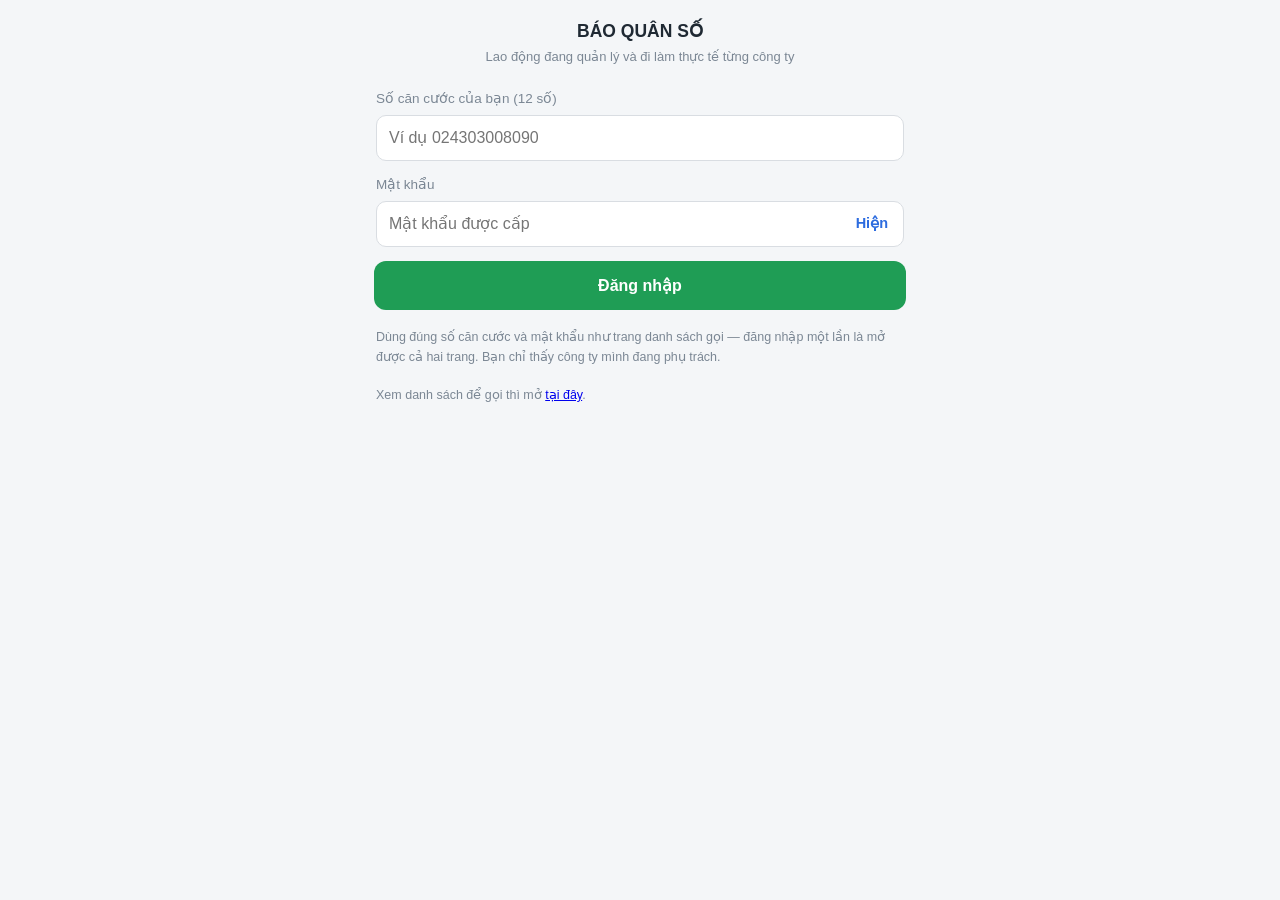
<file: quanso.html>
<!DOCTYPE html>
<html lang="vi">
<head>
<meta charset="utf-8">
<meta name="viewport" content="width=device-width,initial-scale=1,maximum-scale=1,user-scalable=no">
<meta name="robots" content="noindex,nofollow">
<title>Báo quân số</title>
<!--
  TRANG BÁO QUÂN SỐ — bản 3.28. Đặc tả: .scratch/bao-cao-quan-so/dac-ta.md

  Báo lao động ĐANG QUẢN LÝ và ĐI LÀM THỰC TẾ của từng đơn vị (thời vụ: công ty × ca; chính thức: công ty).
  Khác hẳn bản tin đăng ký / đón / ngày mai.

  BA ĐIỀU NGƯỜI BÁO HAY NHẦM — trang nhắc ngay tại ô nhập:
    1. Ô nhập là BIẾN ĐỘNG PHÁT SINH TRONG NGÀY. Người nghỉ từ hôm qua, hôm nay vẫn nghỉ: KHÔNG nhập lại.
    2. Số cuối luôn tính lại TỪ NỀN — sửa ô Mới 3 thành 4 ra 14/14, không bao giờ 17/17.
    3. SL = đang đi làm / tổng quân số còn quản lý (kể cả đang NP/KP/CV) — không phải chỉ tiêu tuyển.

  Trang tính tức thời bằng BẢNG CÔNG THỨC máy chủ gửi xuống (qs_mo) — không chép công thức vào đây.
  Máy chủ tính lại khi xem trước và khi chốt; chữ tin ở bảng duyệt là chữ máy chủ dựng, gửi đúng chữ đó.

  BẢO MẬT: đăng nhập bằng CCCD + mật khẩu, dùng CHUNG vé với trang danh sách / phân công. Quyền công ty
  kiểm LẠI ở máy chủ mỗi lượt đọc, lưu, gửi. Trang KHÔNG cất tên/SĐT người mới vào bộ nhớ trình duyệt —
  nháp lưu trên máy chủ (tab QS_NHAP).
-->
<style>
  :root{
    --nen:#f4f6f8; --the:#ffffff; --vien:#e6e9ed; --chu:#1f2933; --mo:#7b8794;
    --xanh:#1f9d55; --xanh-nhat:#f2f9f4; --do:#c0392b; --do-nhat:#fdecea;
    --vang-nhat:#fff8e6; --vang-vien:#f0dda0; --xam-nut:#eef1f4; --lam:#1d5fbf; --lam-nhat:#eef4fd;
  }
  *{box-sizing:border-box;-webkit-tap-highlight-color:transparent}
  body{margin:0;background:var(--nen);color:var(--chu);
    font:16px/1.5 -apple-system,BlinkMacSystemFont,"Segoe UI",Roboto,Arial,sans-serif}
  .boc{max-width:560px;margin:0 auto;padding-bottom:26px}
  .an{display:none !important}
  button{font-family:inherit}

  /* Lớp báo ĐANG TẢI — phủ màn khi chờ máy chủ (các lượt đọc quân số lâu 2–5 giây). */
  .che-tai{position:fixed;inset:0;z-index:9999;display:flex;align-items:center;justify-content:center;
    background:rgba(31,41,51,.38)}
  .che-hop{background:#fff;border-radius:14px;padding:22px 26px;min-width:210px;max-width:84%;text-align:center;
    box-shadow:0 8px 30px rgba(0,0,0,.2)}
  .che-xoay{width:34px;height:34px;margin:0 auto 12px;border:3px solid var(--xam-nut);
    border-top-color:var(--xanh);border-radius:50%;animation:che-quay .8s linear infinite}
  @keyframes che-quay{to{transform:rotate(360deg)}}
  .che-chu{font-size:14px;color:var(--chu);font-weight:600;line-height:1.45}

  /* Thanh ĐO TỐC ĐỘ (chẩn đoán 3.29) — hiện ở đáy màn, chỉ bật khi có số đo. */
  .do-chi{position:fixed;left:0;right:0;bottom:0;z-index:50;background:#1f2933;color:#cfd8e3;
    font-size:11px;line-height:1.45;padding:6px 10px;white-space:pre-wrap;word-break:break-word}

  .dinh{text-align:center;padding:18px 16px 8px}
  .dinh b{font-size:17.5px}
  .dinh .phu{font-size:13px;color:var(--mo);margin-top:3px}

  .nut{display:block;width:calc(100% - 28px);margin:14px;padding:15px;border:0;border-radius:12px;
    background:var(--xanh);color:#fff;font-size:16px;font-weight:700;cursor:pointer}
  .nut.phu{background:var(--xam-nut);color:#3c4753}
  .nut:disabled,.thanh button:disabled{opacity:.5}

  .o{padding:0 16px}
  .o input{width:100%;padding:13px 12px;font-size:16px;border:1px solid #d9dde2;border-radius:10px;margin-top:6px;background:#fff}
  /* Nút Hiện/Ẩn mật khẩu nằm trong ô — gõ trên điện thoại hay sai một chữ mà không biết sai đâu */
  .mk-o{position:relative}
  .mk-o input{padding-right:70px}
  .mk-o input::-ms-reveal{display:none}
  .mk-hien{position:absolute;right:2px;top:6px;bottom:0;padding:0 14px;border:0;background:none;
        font:inherit;font-size:14.5px;font-weight:600;color:#2d6cdf;cursor:pointer}
  .nhan{font-size:13.5px;color:var(--mo);margin-top:14px}
  .loi{margin:12px 14px 0;padding:10px 12px;border-radius:9px;background:var(--do-nhat);color:#8a1c13;font-size:13.5px;white-space:pre-line}
  /* 3.36: link về trang chủ · danh sách cũ đang chờ bản mới thì mờ · nút trong dải "có thể đã có số mới" */
  /* Dương 24/10/2026: nút quay lại phải nhìn ra ngay — biểu tượng to + chữ "Về Trang chủ" */
  .ve-chu{display:inline-flex;align-items:center;gap:7px;margin:10px 0 0 14px;padding:7px 14px 7px 10px;border:1px solid #c9d8f2;
    border-radius:22px;background:#eef4fd;color:#1d5fbf;font-size:15px;font-weight:700;text-decoration:none}
  .ve-chu-ic{font-size:22px;line-height:1}
  .cu-mo{opacity:.55}
  .nhac button{margin-left:6px;padding:4px 10px;border:1px solid #e0c98a;border-radius:7px;background:#fff;
    font:inherit;font-weight:600;cursor:pointer}
  .nhac{margin:10px 14px 0;padding:10px 12px;border-radius:10px;background:var(--vang-nhat);border:1px solid var(--vang-vien);
    color:#6b4e00;font-size:13px;line-height:1.55;white-space:pre-line}
  .tin-tuc{margin:10px 14px 0;padding:10px 12px;border-radius:10px;background:var(--lam-nhat);border:1px solid #c9dbf5;
    color:#163f7a;font-size:13px;line-height:1.55}
  .mach{padding:4px 16px 18px;font-size:12.5px;color:var(--mo);line-height:1.55}
  .trong{margin:16px 14px;padding:16px;background:var(--the);border:1px solid var(--vien);border-radius:12px;color:var(--mo);font-size:14px;text-align:center}
  .nho{font-size:12.5px;color:var(--mo)}

  .the-tab{display:flex;gap:6px;margin:4px 14px 10px;background:var(--xam-nut);padding:4px;border-radius:12px}
  .the-tab button{flex:1;padding:10px;border:0;border-radius:9px;background:transparent;font-size:15px;font-weight:600;color:#3c4753;cursor:pointer}
  .the-tab button.dang{background:#fff;box-shadow:0 1px 3px rgba(0,0,0,.08);color:var(--chu)}

  .hang-ngay{display:flex;gap:6px;padding:0 14px;align-items:center}
  .hang-ngay input{flex:1;min-width:0;padding:10px;font-size:16px;border:1px solid #d9dde2;border-radius:10px;background:#fff}
  .hang-ngay button{padding:10px 12px;border:1px solid var(--vien);background:#fff;border-radius:10px;font-size:14.5px;font-weight:600;color:#3c4753;cursor:pointer}

  /* 3.36: dòng TÊN CÔNG TY bấm được — chọn / bỏ cả các ca của công ty đó */
  .ct-dong{display:flex;align-items:center;gap:10px;margin:14px 14px 0;padding:6px 2px;border:0;background:none;cursor:pointer;
    width:calc(100% - 28px);text-align:left;font:inherit;color:var(--mo)}
  .ct-dong b{flex:1;min-width:0;font-size:13px;font-weight:700;text-transform:uppercase;letter-spacing:.02em}
  .ct-dong .dem-ct{font-size:12.5px;font-weight:600;color:var(--xanh)}
  .ct-dong.co b,.ct-dong.mot-phan b{color:var(--chu)}
  .tick.mot-phan{background:#fff;border-color:var(--xanh);color:var(--xanh)}
  .chon-nhanh{display:flex;gap:8px;padding:12px 14px 0}
  .chon-nhanh button{flex:1;padding:10px 8px;border:1px solid var(--vien);background:#fff;border-radius:10px;
    font:inherit;font-size:14px;font-weight:600;color:#3c4753;cursor:pointer}
  .dv{display:flex;align-items:center;gap:11px;margin:7px 14px 0;padding:12px 13px;border-radius:12px;background:var(--the);
    border:1px solid var(--vien);cursor:pointer;width:calc(100% - 28px);text-align:left;color:var(--chu);font-size:16px}
  .dv.chon{background:var(--xanh-nhat);border-color:#bfe0c9}
  .tick{flex:none;width:24px;height:24px;border-radius:7px;border:2px solid #cfd6dd;background:#fff;display:flex;align-items:center;
    justify-content:center;font-size:15px;color:#fff;font-weight:700}
  .chon > .tick,.tick.co{background:var(--xanh);border-color:var(--xanh)}
  .dv .ten{flex:1;min-width:0}
  .dv .ten b{display:block;font-size:15.5px}
  /* Phải là ".ten > span" (con trực tiếp): ".ten span" sẽ biến cả nhãn trạng thái bên trong thành
     display:block, kéo giãn hết chiều ngang — đúng bẫy đã ghi trong phancong.html. */
  .dv .ten > span{display:block;font-size:12.5px;color:var(--mo);margin-top:2px}
  .nhan-tt{display:inline-block;font-size:11.5px;padding:1px 8px;border-radius:20px;font-weight:600;margin-right:4px;vertical-align:1px}
  .nhan-tt.xanh{background:#e3f4e8;color:#17663a}
  .nhan-tt.xam{background:var(--xam-nut);color:#56606b}
  .nhan-tt.vang{background:#fdf0cc;color:#6b4e00}
  .nhan-tt.do{background:var(--do-nhat);color:#8a1c13}
  .nhan-tt.lam{background:var(--lam-nhat);color:#163f7a}

  .thanh{position:sticky;bottom:0;background:#fff;border-top:1px solid var(--vien);padding:10px 14px;box-shadow:0 -3px 12px rgba(0,0,0,.06);z-index:5}
  .thanh .tt{font-size:13.5px;color:#3c4753}
  .thanh button{width:100%;margin-top:8px;padding:13px;border:0;border-radius:10px;font-size:15px;font-weight:700;cursor:pointer;background:var(--xanh);color:#fff}
  .thanh button.phu{background:var(--xam-nut);color:#3c4753}
  .hai-nut{display:flex;gap:8px}
  .hai-nut button{flex:1}
  .hai-nut button.phu{flex:0 0 34%}
  .so-cuoi{font-size:15px;font-weight:700}
  .so-cuoi .sl{font-size:19px}
  .so-cuoi .ton{font-weight:500;color:#3c4753;font-size:13.5px}
  .so-cuoi.hong{color:var(--do)}

  .khoi{margin:10px 14px 0;padding:12px 13px;border-radius:12px;background:var(--the);border:1px solid var(--vien)}
  .khoi h3{margin:0 0 4px;font-size:14.5px}
  .bon-so{display:grid;grid-template-columns:repeat(5,1fr);gap:6px;margin-top:8px}
  .bon-so label{font-size:11.5px;color:var(--mo);display:block;text-align:center}
  .bon-so input{width:100%;padding:9px 4px;font-size:16px;text-align:center;border:1px solid #d9dde2;border-radius:9px}
  .so-nen{font-size:14.5px}
  .nut-nho{display:inline-block;margin-top:8px;padding:8px 12px;border:1px solid var(--vien);background:#fff;border-radius:9px;font-size:13.5px;font-weight:600;color:#3c4753;cursor:pointer}
  .nut-nho.chinh{background:var(--lam);border-color:var(--lam);color:#fff}

  details.nhom{margin:10px 14px 0;border-radius:12px;background:var(--the);border:1px solid var(--vien)}
  details.nhom > summary{list-style:none;padding:12px 13px;font-weight:700;font-size:15px;cursor:pointer;display:flex;align-items:center;gap:8px}
  details.nhom > summary::-webkit-details-marker{display:none}
  details.nhom > summary .dem{margin-left:auto;font-size:12.5px;font-weight:600;color:var(--mo)}
  details.nhom > summary .dem.co{color:var(--lam)}
  details.nhom > summary::after{content:'▸';color:#9aa5b1}
  details.nhom[open] > summary::after{content:'▾'}
  .ruot{padding:0 13px 12px}
  .ghi{font-size:12.5px;color:var(--mo);margin-bottom:6px;line-height:1.5}
  .dong-bd{padding:8px 0;border-top:1px dashed var(--vien)}
  .dong-bd:first-of-type{border-top:0}
  .dong-bd .tren{display:flex;align-items:center;gap:10px}
  .dong-bd label{flex:1;font-size:14.5px}
  .o-so{width:76px;padding:9px 6px;font-size:17px;text-align:center;border:1px solid #d9dde2;border-radius:9px;background:#fff}
  .o-so.sai{border-color:var(--do);background:var(--do-nhat)}
  .o-ct{display:block;width:100%;margin-top:6px;min-height:58px;padding:8px 10px;font-family:inherit;font-size:14px;line-height:1.45;
    border:1px solid #d9dde2;border-radius:9px;resize:vertical}
  .canh-dong{font-size:12.5px;color:#8a5a00;margin-top:4px}
  textarea#nh_ghichu{display:block;width:100%;min-height:58px;padding:8px 10px;font-family:inherit;font-size:14px;line-height:1.45;
    border:1px solid #d9dde2;border-radius:9px}

  .uv{display:flex;gap:10px;align-items:flex-start;padding:9px 0;border-top:1px dashed var(--vien);cursor:pointer}
  .uv:first-of-type{border-top:0}
  .uv .tick{margin-top:2px}
  .uv .ten{flex:1;min-width:0}
  .uv .ten b{font-size:15px}
  .uv .ten > span:not(.nhan-tt){display:block;font-size:12.5px;color:var(--mo)}
  .mt{display:grid;grid-template-columns:1fr 1fr;gap:6px;padding:8px 0;border-top:1px dashed var(--vien)}
  .mt input{width:100%;padding:8px;font-size:15px;border:1px solid #d9dde2;border-radius:8px}
  .mt .bo{grid-column:span 2;text-align:right}
  .mt .bo button{border:0;background:none;color:var(--do);font-size:13px;cursor:pointer}

  .dy{margin:12px 14px 0;padding:12px 13px;border-radius:12px;background:var(--the);border:1px solid var(--vien)}
  .dy.hong{border-color:#f0b3ae}
  .dy h3{margin:0;font-size:15px;display:flex;gap:8px;align-items:center}
  .dy h3 .sua{margin-left:auto}
  .bang-so{width:100%;border-collapse:collapse;margin-top:8px;font-size:13.5px}
  .bang-so td{padding:4px 2px;border-top:1px solid var(--vien)}
  .bang-so td:last-child{text-align:right;font-weight:600}
  .xem-tin{margin-top:8px;padding:10px 11px;border-radius:9px;background:#fafbfc;border:1px solid var(--vien);
    font:12.5px/1.6 ui-monospace,Consolas,monospace;white-space:pre-wrap;word-break:break-word;color:#2a3540}
  .cb{display:flex;gap:8px;align-items:flex-start;margin-top:6px;padding:8px 10px;border-radius:9px;background:var(--vang-nhat);
    border:1px solid var(--vang-vien);font-size:13px;color:#6b4e00;cursor:pointer}
  .cb input{margin-top:3px;width:18px;height:18px;flex:none}
  .cb.da{background:#f6f7f8;border-color:var(--vien);color:#56606b}
  .ds-loi{margin-top:6px;padding:8px 10px;border-radius:9px;background:var(--do-nhat);color:#8a1c13;font-size:13px;white-space:pre-line}

  .kq{margin:10px 14px 0;padding:12px 13px;border-radius:12px;background:var(--the);border:1px solid var(--vien)}
  .kq .dong{display:flex;gap:8px;align-items:center;flex-wrap:wrap}
  .kq .dong b{flex:1;min-width:150px}

  .th-ct{margin:9px 14px 0;padding:12px 13px;border-radius:12px;background:var(--the);border:1px solid var(--vien);cursor:pointer;
    width:calc(100% - 28px);text-align:left;color:var(--chu);font-size:14px}
  .th-ct b{font-size:15.5px}
  .th-dv{margin-top:5px;font-size:13px;color:#3c4753}
  .chip{display:inline-block;font-size:12px;padding:1px 8px;border-radius:20px;background:var(--xam-nut);color:#3c4753;margin:3px 4px 0 0}
  .chip.tang{background:#e3f4e8;color:#17663a}
  .chip.giam{background:var(--do-nhat);color:#8a1c13}
  .ngay-th{margin:7px 14px 0;padding:10px 12px;border-radius:11px;background:var(--the);border:1px solid var(--vien);font-size:13.5px;cursor:pointer}
  .ngay-th.chua{background:#f7f8f9;color:var(--mo);cursor:default}
  .ngay-th .sl{font-weight:700;font-size:14.5px}
  .ngay-th .mo-rong{margin-top:8px;border-top:1px dashed var(--vien);padding-top:8px;cursor:default}
  h4.ca{margin:16px 14px 0;font-size:15px}
</style>
<!-- 3.32: mở trong Zalo thì nhắc mở bằng Chrome (thiếu tệp thì trang vẫn chạy như cũ) -->
<script src="ngoai-zalo.js" defer></script>
</head>
<body>

<!-- Lớp báo ĐANG TẢI (ẩn sẵn; hiện khi chờ máy chủ quá 300ms) -->
<div id="che_tai" class="che-tai an" role="status" aria-live="polite">
  <div class="che-hop">
    <div class="che-xoay"></div>
    <div class="che-chu" id="che_tai_chu">Đang tải dữ liệu, vui lòng đợi…</div>
  </div>
</div>

<!-- Thanh ĐO TỐC ĐỘ (chẩn đoán 3.29) — ẩn sẵn, hiện số đo sau mỗi lượt đọc lâu -->
<div id="do_chi" class="do-chi an"></div>

<div class="boc">

<!-- ===== ĐĂNG NHẬP ===== -->
<div id="man_dn">
  <div class="dinh">
    <b>BÁO QUÂN SỐ</b>
    <div class="phu">Lao động đang quản lý và đi làm thực tế từng công ty</div>
  </div>
  <div class="o">
    <div class="nhan">Số căn cước của bạn (12 số)</div>
    <input id="dn_cccd" inputmode="numeric" maxlength="12" autocomplete="username" placeholder="Ví dụ 024303008090">
    <div class="nhan">Mật khẩu</div>
    <div class="mk-o">
      <input id="dn_mk" type="password" autocomplete="current-password" placeholder="Mật khẩu được cấp">
      <button type="button" class="mk-hien" id="nut_hien_mk" aria-label="Hiện mật khẩu" aria-pressed="false">Hiện</button>
    </div>
  </div>
  <div class="loi an" id="dn_loi"></div>
  <button type="button" class="nut" id="nut_dn">Đăng nhập</button>
  <div class="mach">
    Dùng đúng số căn cước và mật khẩu như trang danh sách gọi — đăng nhập một lần là mở được cả hai trang.
    Bạn chỉ thấy công ty mình đang phụ trách.<br><br>
    Xem danh sách để gọi thì mở <a href="danhsach.html">tại đây</a>.
  </div>
</div>

<!-- ===== DANH SÁCH ĐƠN VỊ ===== -->
<div id="man_ds" class="an">
  <a class="ve-chu" href="trangchu.html"><span class="ve-chu-ic" aria-hidden="true">🏠</span>Về Trang chủ</a>
  <div class="dinh">
    <b>BÁO QUÂN SỐ</b>
    <div class="phu" id="ds_tom">—</div>
  </div>
  <div class="nhac an" id="dai_moi">Danh sách đã hơn 2 phút, có thể đã có người báo thêm. Lượt bạn đang báo dở
    vẫn giữ nguyên.<button type="button" id="nut_lam_moi_qs">Làm mới</button></div>
  <div class="the-tab">
    <button type="button" class="dang" id="tab_bao">Báo quân số</button>
    <button type="button" id="tab_th">Tổng hợp</button>
  </div>
  <div class="hang-ngay">
    <button type="button" id="ng_lui" aria-label="Ngày trước">◀</button>
    <input type="date" id="ds_ngay">
    <button type="button" id="ng_toi" aria-label="Ngày sau">▶</button>
    <button type="button" id="ng_nay">Hôm nay</button>
  </div>
  <div class="mach" style="padding-bottom:0">Ca đêm tính theo ngày BẮT ĐẦU ca (ca đêm 06→07 là ngày 06).</div>
  <div class="loi an" id="ds_loi"></div>
  <div class="chon-nhanh an" id="ds_chon_nhanh">
    <button type="button" id="nut_chon_het">Chọn tất cả công ty được phân công</button>
    <button type="button" id="nut_bo_chon" class="an">Bỏ các ô đã tích</button>
  </div>
  <div id="ds_noi"></div>
  <div class="thanh an" id="ds_thanh">
    <div class="tt" id="ds_tt">—</div>
    <button type="button" id="nut_bat_dau">Bắt đầu báo</button>
  </div>
  <button type="button" class="nut phu" id="nut_thoat">Đăng xuất</button>
</div>

<!-- ===== NHẬP MỘT ĐƠN VỊ ===== -->
<div id="man_nhap" class="an">
  <div class="dinh">
    <b id="nh_ten">—</b>
    <div class="phu" id="nh_phu">—</div>
  </div>
  <div id="nh_noi"></div>
  <div class="thanh">
    <div class="so-cuoi" id="nh_so">—</div>
    <div class="hai-nut">
      <button type="button" class="phu" id="nut_lui">◀ Quay lại</button>
      <button type="button" id="nut_tiep">Lưu &amp; tiếp ▶</button>
    </div>
    <div class="nho" id="nh_nhap"></div>
  </div>
</div>

<!-- ===== DUYỆT ===== -->
<div id="man_duyet" class="an">
  <div class="dinh">
    <b>DUYỆT TRƯỚC KHI GỬI</b>
    <div class="phu" id="dy_tom">—</div>
  </div>
  <div id="dy_noi"></div>
  <div class="thanh">
    <div class="tt" id="dy_tt">—</div>
    <button type="button" id="nut_gui" disabled>Gửi tất cả</button>
    <button type="button" class="phu" id="nut_dy_lui">◀ Quay lại sửa</button>
  </div>
</div>

<!-- ===== KẾT QUẢ ===== -->
<div id="man_kq" class="an">
  <div class="dinh">
    <b id="kq_tieu">ĐÃ CHỐT</b>
    <div class="phu" id="kq_phu">—</div>
  </div>
  <div id="kq_noi"></div>
  <div class="thanh">
    <div class="tt" id="kq_tt">—</div>
    <div class="hai-nut">
      <button type="button" class="phu" id="nut_kq_lam_moi">Làm mới</button>
      <button type="button" id="nut_kq_ve">Về danh sách</button>
    </div>
  </div>
</div>

<!-- ===== TỔNG HỢP ===== -->
<div id="man_th" class="an">
  <div class="dinh">
    <b>TỔNG HỢP QUÂN SỐ</b>
    <div class="phu" id="th_tom">—</div>
  </div>
  <div class="the-tab">
    <button type="button" id="tab_bao2">Báo quân số</button>
    <button type="button" class="dang" id="tab_th2">Tổng hợp</button>
  </div>
  <div class="hang-ngay">
    <input type="date" id="th_tu" aria-label="Từ ngày">
    <span class="nho">→</span>
    <input type="date" id="th_den" aria-label="Đến ngày">
    <button type="button" id="th_xem">Xem</button>
  </div>
  <div class="loi an" id="th_loi"></div>
  <div id="th_noi"></div>
</div>

<div id="man_thct" class="an">
  <div class="dinh">
    <b id="thct_ten">—</b>
    <div class="phu" id="thct_phu">—</div>
  </div>
  <div class="tin-tuc">Quân số là số TỒN tại từng ngày — không cộng các ngày với nhau. Chỉ phát sinh (Mới, NV, CG, NN…)
    mới cộng theo kỳ, và chỉ tính bản hiện hành. Bấm vào một ngày để xem chi tiết và lịch sử đính chính.</div>
  <div id="thct_noi"></div>
  <button type="button" class="nut phu" id="nut_thct_ve">◀ Về tổng hợp</button>
</div>

</div>

<script src="cau-hinh.js"></script>
<script src="goi-may-chu.js"></script>
<!-- 3.36: gói đầu của trang chủ + bản nhớ danh sách đơn vị. Thiếu tệp thì trang chạy y như 3.35. -->
<script src="goi-dau.js"></script>
<script>
// ====== CẤU HÌNH: URL_API + TOKEN_API nằm ở tệp cau-hinh.js, dùng chung cho mọi trang ======
if (typeof URL_API === 'undefined' || typeof TOKEN_API === 'undefined' || !URL_API) {
  window.URL_API = window.URL_API || '';
  window.TOKEN_API = window.TOKEN_API || '';
  document.body.insertAdjacentHTML('afterbegin', '<div style="background:#b71c1c;color:#fff;padding:14px;' +
    'font-weight:bold;text-align:center">Trang chưa nối được máy chủ: không đọc được tệp cau-hinh.js ' +
    '(chưa tải lên, mạng chập, hoặc chưa điền URL_API).<br>Tải lại trang. Vẫn thấy dòng này thì báo quản trị.</div>');
}
if (typeof goiMayChu_ !== 'function') {
  document.body.insertAdjacentHTML('afterbegin', '<div style="background:#e65100;color:#fff;padding:10px;' +
    'text-align:center">Thiếu tệp goi-may-chu.js — trang vẫn dùng được nhưng dễ báo lỗi mạng khi máy chủ chậm. ' +
    'Báo quản trị.</div>');
}
// ==========================================================================================

var $ = function (id) { return document.getElementById(id); };

// Dùng CHUNG khoá phiên với trang danh sách và phân công — đăng nhập một lần là đủ.
// Đây là thứ DUY NHẤT trang này cất vào bộ nhớ trình duyệt.
var KHOA_PHIEN = 'phien_ds_v3';
function layPhien() { try { return localStorage.getItem(KHOA_PHIEN) || ''; } catch (e) { return ''; } }
function datPhien(p) {
  try { p ? localStorage.setItem(KHOA_PHIEN, p) : localStorage.removeItem(KHOA_PHIEN); } catch (e) {}
}

// ---- Lớp báo ĐANG TẢI: đếm số lượt đang chờ, chỉ hiện sau 300ms để cú nhanh không chớp nháy ----
var _cheDem = 0, _cheTimer = null;
var CHE_MAC_DINH = 'Đang tải dữ liệu, vui lòng đợi…';
function moChe(msg) {
  _cheDem++;
  if (msg) $('che_tai_chu').textContent = msg;
  if (!_cheTimer) _cheTimer = setTimeout(function () { $('che_tai').classList.remove('an'); }, 300);
}
function dongChe() {
  _cheDem = Math.max(0, _cheDem - 1);
  if (_cheDem > 0) return;
  if (_cheTimer) { clearTimeout(_cheTimer); _cheTimer = null; }
  $('che_tai').classList.add('an');
  $('che_tai_chu').textContent = CHE_MAC_DINH;
}

// ---- ĐO TỐC ĐỘ (chẩn đoán 3.29): trang chờ bao lâu · máy chủ xử lý bao lâu (từng bước) · ước lượng mạng ----
function s1(ms) { return (ms / 1000).toFixed(1) + 's'; }
function hienDo(nhan, tTrangMs, kq) {
  var el = $('do_chi'); if (!el) return;
  var sv = (kq && kq._do) ? kq._do : null;
  var s = '⏱ ' + nhan + ': trang chờ ' + s1(tTrangMs);
  if (sv) {
    s += ' · máy chủ ' + s1(sv.tong_ms) + ' (' + (sv.buoc || []).join(' · ') + ')' +
         ' · mạng ~' + s1(Math.max(0, tTrangMs - sv.tong_ms));
  } else {
    s += ' · (máy chủ chưa gửi số đo — bản cũ?)';
  }
  el.textContent = s;
  el.classList.remove('an');
}

/** Mọi lượt gọi tự kèm vé, và tự đá về màn đăng nhập khi vé hết hạn hoặc bị thu hồi.
    choMsg: câu hiện trên lớp báo đang tải (để trống = câu mặc định). */
function goiAPI(body, choMsg) {
  var b = body || {};
  if (!b.phien) b.phien = layPhien();
  // 3.36: choMsg === false → lấy NGẦM, không phủ lớp "đang tải" lên danh sách cũ người ta đang xem.
  var che = choMsg !== false;
  if (che) moChe(choMsg);
  var goi = typeof goiMayChu_ === 'function' ? goiMayChu_(b)
    : fetch(URL_API, { method: 'POST', headers: { 'Content-Type': 'text/plain;charset=utf-8' },
                       body: JSON.stringify(b) }).then(function (r) { return r.json(); });
  return goi
    .then(function (kq) {
      if (che) dongChe();
      if (kq && kq.ma === 'HET_PHIEN') {
        dangXemTruoc = false;
        if (typeof xoaHetBanNho_ === 'function') xoaHetBanNho_();   // gói trang chủ + bản nhớ đơn vị (nháp nằm ở máy chủ)
        datPhien(''); veManDangNhap('Phiên đăng nhập đã hết. Xin đăng nhập lại — phần đã lưu nháp vẫn còn.');
      }
      return kq;
    })
    .catch(function (e) { if (che) dongChe(); throw e; });
}

function thoat(s) {
  return String(s == null ? '' : s)
    .replace(/&/g, '&amp;').replace(/</g, '&lt;').replace(/>/g, '&gt;').replace(/"/g, '&quot;');
}
function hien(el) {
  ['man_dn', 'man_ds', 'man_nhap', 'man_duyet', 'man_kq', 'man_th', 'man_thct'].forEach(function (i) { $(i).classList.add('an'); });
  $(el).classList.remove('an');
  window.scrollTo(0, 0);
}
function hai(n) { return ('0' + n).slice(-2); }
function isoTuDate(d) { return d.getFullYear() + '-' + hai(d.getMonth() + 1) + '-' + hai(d.getDate()); }
function congNgay(iso, n) {
  var p = iso.split('-'), d = new Date(Number(p[0]), Number(p[1]) - 1, Number(p[2]) + n);
  return isoTuDate(d);
}
function ngayVN(iso) { return iso ? iso.slice(8, 10) + '/' + iso.slice(5, 7) + '/' + iso.slice(0, 4) : ''; }
function ngayNgan(iso) { return iso ? iso.slice(8, 10) + '/' + iso.slice(5, 7) : ''; }
/** Câu báo khi không có câu trả lời đọc được (mất mạng / hết giờ / máy chủ lỗi). */
function cauLoi(e) { return (e && e.message) || 'Không nối được máy chủ.'; }
function soSL(c) { return c ? c.t + '/' + c.q : '—'; }
function soTon(c) { return c ? 'NP ' + c.np + ' · KP ' + c.kp + ' · CV ' + c.cv : ''; }

// ============================================================
// ĐĂNG NHẬP
// ============================================================
var homNay = isoTuDate(new Date());   // máy chủ gửi lại ngày chuẩn giờ Việt Nam ở lượt đầu

function veManDangNhap(loi) {
  if (loi) { $('dn_loi').textContent = loi; $('dn_loi').classList.remove('an'); }
  else { $('dn_loi').classList.add('an'); }
  $('dn_mk').value = '';
  hienMatKhau(false);   // máy hay dùng chung — quay lại màn đăng nhập thì ẩn mật khẩu
  hien('man_dn');
}

function vaoTrong() { moNgay(ngayBao || homNay); }

$('nut_dn').addEventListener('click', function () {
  var cccd = ($('dn_cccd').value || '').replace(/\D/g, '');
  var mk = $('dn_mk').value || '';
  if (cccd.length !== 12) { baoLoiDN('Số căn cước phải đủ 12 chữ số.'); return; }
  if (!mk) { baoLoiDN('Chưa nhập mật khẩu.'); return; }
  var n = this; n.disabled = true; n.textContent = 'Đang kiểm tra…';
  $('dn_loi').classList.add('an');
  goiAPI({ token: TOKEN_API, hanh_dong: 'dang_nhap', so_cccd: cccd, mat_khau: mk, phien: '-' })
    .then(function (kq) {
      if (kq && kq.ok) {
        // 3.36: máy dùng chung — số lưu trong máy (gói trang chủ, bản nhớ) có thể của tài khoản trước
        if (typeof xoaHetBanNho_ === 'function') xoaHetBanNho_();
        datPhien(kq.phien); vaoTrong(kq); return;
      }
      baoLoiDN((kq && kq.loi) || 'Không đăng nhập được.');
    })
    .catch(function (e) { baoLoiDN(cauLoi(e) + ' Kiểm tra mạng rồi thử lại.'); })
    .then(function () { n.disabled = false; n.textContent = 'Đăng nhập'; });
});
function baoLoiDN(t) { $('dn_loi').textContent = t; $('dn_loi').classList.remove('an'); }
$('dn_mk').addEventListener('keydown', function (e) { if (e.key === 'Enter') $('nut_dn').click(); });

// Nút Hiện/Ẩn mật khẩu (21/10/2026)
function hienMatKhau(bat) {
  $('dn_mk').type = bat ? 'text' : 'password';
  var nut = $('nut_hien_mk');
  nut.textContent = bat ? 'Ẩn' : 'Hiện';
  nut.setAttribute('aria-pressed', bat);
  nut.setAttribute('aria-label', bat ? 'Ẩn mật khẩu' : 'Hiện mật khẩu');
}
$('nut_hien_mk').addEventListener('click', function () { hienMatKhau($('dn_mk').type === 'password'); });

$('nut_thoat').addEventListener('click', function () {
  if (luot && !confirm('Lượt báo đang dở chưa gửi. Đăng xuất thì phần chưa lưu nháp sẽ mất. Vẫn đăng xuất?')) return;
  if (!luot && !confirm('Đăng xuất khỏi máy này?')) return;
  luot = null;
  chon = {};   // 3.36: ô đã tích được giữ khi làm mới cùng ngày — người đăng nhập sau không được thừa hưởng
  if (typeof xoaHetBanNho_ === 'function') xoaHetBanNho_();   // 3.36
  datPhien('');
  veManDangNhap('');
});

/** Mở trang: còn vé thì vào thẳng. Trục trặc thoáng qua KHÔNG đá về đăng nhập — vé còn hạn thì giữ.
 *  Bản 3.36: (1) gói trang chủ còn tươi (≤ 2 phút, đúng vé, đúng hôm nay) → vào thẳng, KHÔNG gọi máy chủ.
 *  (2) Không có gói: kiểm vé VÀ lấy đơn vị hôm nay CÙNG LÚC — trước đây nối đuôi, chờ hai lượt (~7 giây);
 *  danh sách vẫn chỉ được vẽ sau khi vé được xác nhận (moNgay dùng lại cú lấy sẵn). (3) Có danh sách lần trước
 *  thì bày ngay, mờ, chưa cho bắt đầu báo, và lấy ngầm không phủ lớp "đang tải". */
var dsLayTruoc = null;     // { ngay, p, t0 } — cú qs_don_vi bắn sẵn lúc mở trang
var dangXemTruoc = false;
function khoiDong() {
  if (!layPhien()) { veManDangNhap(''); return; }
  if (goiTuoi(homNay)) { vaoTrong(); return; }
  var nut = $('nut_dn');
  nut.disabled = true; nut.textContent = 'Đang vào…';
  var cu = veConHan(layPhien()) ? soCu(homNay) : null;
  if (cu) xemTruoc(cu);
  dsLayTruoc = { ngay: homNay, t0: Date.now(),
                 p: goiAPI({ token: TOKEN_API, hanh_dong: 'qs_don_vi', ngay: homNay }, cu ? false : 'Đang tải danh sách công ty…') };
  dsLayTruoc.p.catch(function () {});   // lỗi của cú lấy sẵn do moNgay báo; đừng để lọt ra ngoài
  goiAPI({ token: TOKEN_API, hanh_dong: 'cong_ty_cua_toi' }, cu ? false : undefined)
    .then(function (kq) {
      if (kq && kq.ok) { dangXemTruoc = false; vaoTrong(kq); return; }
      dsLayTruoc = null;
      if (kq && kq.ma === 'HET_PHIEN') return;
      baoLoiVao((kq && kq.loi) || 'Máy chủ chưa trả lời được.');
    }, function (e) { dsLayTruoc = null; baoLoiVao(cauLoi(e)); })
    .then(function () { nut.disabled = false; nut.textContent = 'Đăng nhập'; });
}
/** Đang bày danh sách lần trước (3.36) thì GIỮ trên màn hình, chỉ báo lỗi + Thử lại ở ô lỗi của danh sách. */
function baoLoiVao(cau) {
  var o = dangXemTruoc ? $('ds_loi') : $('dn_loi');
  o.innerHTML = (dangXemTruoc ? 'Chưa xác nhận được đăng nhập: ' : '') + thoat(cau) +
    (dangXemTruoc ? ' Đang xem danh sách lúc ' + thoat(gioXemTruoc()) + ', chưa báo được — '
                  : ' Phiên đăng nhập vẫn còn — ') + '<a href="#" id="thu_lai_vao">Thử lại</a>';
  o.classList.remove('an');
  $('thu_lai_vao').addEventListener('click', function (e) { e.preventDefault(); khoiDong(); });
  if (!dangXemTruoc) hien('man_dn');
}

/* ---------- Gói đầu của trang chủ + bản nhớ đơn vị (bản 3.36, goi-dau.js) ----------
 * Bản nhớ CHỈ giữ danh sách đơn vị (qs_don_vi: công ty, ca, đã báo / chưa, người báo) — KHÔNG BAO GIỜ giữ tên,
 * SĐT người mới (qs_mo): luật 3.28 "không cất người mới vào trình duyệt" vẫn nguyên. Thiếu goi-dau.js → như 3.35. */
function goiTuoi(ngay) {
  if (typeof layMucGoi_ !== 'function') return null;
  var m = layMucGoi_(layPhien(), 'quan_so');
  return (m && m.kq.ngay === ngay && conTuoi_(m.luc)) ? m : null;
}
function soCu(ngay) {
  if (typeof layBanNho_ !== 'function') return null;
  var p = layPhien(), nho = layBanNho_(KHOA_NHO_QUAN_SO, p, ngay), g = layMucGoi_(p, 'quan_so');
  g = (g && g.kq.ngay === ngay) ? { ngay: ngay, luc: g.luc, kq: g.kq } : null;
  return moiHon_(nho, g);
}
function gioXemTruoc() { var cu = soCu(ngayBao || homNay); return cu ? gioLuc_(cu.luc) : ''; }
function xemTruoc(cu) {
  dangXemTruoc = true;
  hien('man_ds');
  apDonVi(cu.kq, cu.ngay);
  $('ds_noi').classList.add('cu-mo');
  $('nut_bat_dau').disabled = true;
  $('ds_tom').textContent = 'Danh sách lúc ' + gioLuc_(cu.luc) + ' — đang xác nhận đăng nhập…';
}
/** 3.36 chốt 2: sắp lưu nháp / chốt → số đơn vị trong máy (đã báo, có nháp) thành cũ ngay sau lượt này. */
function boSoQuanSo() {
  if (typeof boMucGoi_ === 'function') boMucGoi_('quan_so');
  if (typeof xoaBanNho_ === 'function') xoaBanNho_(KHOA_NHO_QUAN_SO);
}
/** Vé còn hạn theo đồng hồ MÁY? Chỉ để quyết định có bày danh sách lần trước không (giống danhsach.html). */
function veConHan(phien) {
  try {
    var s = String(phien || '').split('.')[0].replace(/-/g, '+').replace(/_/g, '/');
    while (s.length % 4) s += '=';
    return Number(atob(s).split('|')[1]) > new Date().getTime();
  } catch (e) { return false; }
}

// ============================================================
// DANH SÁCH ĐƠN VỊ THEO NGÀY
// ============================================================
var ngayBao = '', dsDonVi = [], chon = {}, nhomNhan = { ok: true, loi: '' };
var luot = null;   // lượt đang báo: { ngay, bien, dv: [...], i, maYC, tuDuyet }

function moNgay(ngay) {
  if (luot && luot.ngay !== ngay && !confirm('Lượt báo ngày ' + ngayVN(luot.ngay) + ' chưa gửi. Đổi ngày thì bỏ lượt đó ' +
      '(phần đã "Lưu & tiếp" vẫn còn trong nháp). Đổi ngày?')) { $('ds_ngay').value = luot.ngay; return; }
  if (luot && luot.ngay !== ngay) luot = null;
  if (ngay !== ngayBao) chon = {};   // 3.36: ô đã tích thuộc ngày cũ; cùng ngày (làm mới) thì apDonVi giữ lại
  ngayBao = ngay;
  $('ds_ngay').value = ngay;
  $('ds_ngay').max = homNay;
  $('ng_toi').disabled = ngay >= homNay;
  $('ds_loi').classList.add('an');
  $('dai_moi').classList.add('an');
  hien('man_ds');
  // 3.36: gói trang chủ còn tươi → vẽ luôn, không gọi. Không thì bày danh sách lần trước (mờ) trong lúc chờ.
  var tuGoi = goiTuoi(ngay);
  var cu = tuGoi ? null : soCu(ngay);
  dangTaiQS = true;   // trước khi vẽ bản cũ: thanh dưới đọc cờ này để khoá nút "Bắt đầu báo"
  if (cu) {
    apDonVi(cu.kq, ngay);
    $('ds_noi').classList.add('cu-mo');
    $('ds_tom').textContent = 'Danh sách lúc ' + gioLuc_(cu.luc) + ' — đang lấy bản mới…';
  } else if (!tuGoi) {
    $('ds_tom').textContent = 'Đang tải…';
    $('ds_noi').innerHTML = '';
    $('ds_thanh').classList.add('an');
  }
  var laySan = !tuGoi && dsLayTruoc && dsLayTruoc.ngay === ngay;
  var _doT0 = laySan ? dsLayTruoc.t0 : Date.now();
  // Mở trang lần đầu thì đơn vị hôm nay đã được bắn sẵn cùng cú kiểm vé (khoiDong) — dùng đúng một lần.
  var p = tuGoi ? Promise.resolve(tuGoi.kq)
        : laySan ? dsLayTruoc.p
        : goiAPI({ token: TOKEN_API, hanh_dong: 'qs_don_vi', ngay: ngay }, cu ? false : 'Đang tải danh sách công ty…');
  dsLayTruoc = null;
  p
    .then(function (kq) {
      if (!kq) return;
      if (!tuGoi) hienDo('danh sách công ty', Date.now() - _doT0, kq);
      if (!kq.ok) { $('ds_tom').textContent = 'Ngày ' + ngayVN(ngay); hienLoi('ds_loi', kq.loi || 'Không lấy được danh sách.'); return; }
      apDonVi(kq, ngay);
      $('ds_noi').classList.remove('cu-mo');
      lucSoQS = tuGoi ? tuGoi.luc : new Date().getTime();
      if (tuGoi) $('ds_tom').textContent += ' · số lúc ' + gioLuc_(tuGoi.luc);   // chốt 1: số từ gói luôn ghi giờ
      else if (typeof luuBanNho_ === 'function') luuBanNho_(KHOA_NHO_QUAN_SO, layPhien(), ngay, kq, null);
    })
    .catch(function (e) { $('ds_tom').textContent = 'Ngày ' + ngayVN(ngay); hienLoi('ds_loi', cauLoi(e) + ' Bấm "Hôm nay" hoặc đổi ngày để thử lại.'); })
    .then(function () { dangTaiQS = false; capNhatThanhDS(); });
}
var lucSoQS = 0;       // 3.36: mốc của danh sách đang trên màn hình — quay lại trang quá 2 phút thì lấy lại
var dangTaiQS = false;

/** Dựng trạng thái + vẽ danh sách đơn vị từ một kết quả qs_don_vi (bản mới, gói hay bản nhớ). */
function apDonVi(kq, ngay) {
  homNay = kq.hom_nay || homNay;
  $('ds_ngay').max = homNay;
  $('ng_toi').disabled = ngay >= homNay;
  dsDonVi = kq.don_vi || [];
  nhomNhan = kq.nhom_nhan || { ok: true };
  // Giữ chọn của lượt đang dở; không thì giữ ô đang tích (lấy lại cùng ngày), còn lại KHÔNG tích gì — 3.36, Dương
  // 24/10/2026: trước đây tự chọn mọi đơn vị chưa báo, công ty mình không báo cũng phải bấm bỏ từng ca.
  var daTich = chon;
  chon = {};
  dsDonVi.forEach(function (d) {
    if (luot) { if (luot.dv.some(function (u) { return u.khoa === d.khoa; })) chon[d.khoa] = true; }
    else if (daTich[d.khoa]) chon[d.khoa] = true;
  });
  $('ds_tom').textContent = (kq.ten_nguoi || '') + ' · ngày ' + (kq.ngay_hien_thi || ngayVN(ngay)) +
    (ngay === homNay ? ' (hôm nay)' : '') + ' · ' + dsDonVi.length + ' đơn vị';
  var nhac = [];
  if (!nhomNhan.ok) nhac.push('⛔ ' + nhomNhan.loi);
  if (kq.canh_bao_ca) nhac.push('⚠️ ' + kq.canh_bao_ca);
  if (nhac.length) hienLoi('ds_loi', nhac.join('\n'));
  veDanhSach();
}

/* 3.36 — LÀM MỚI NGẦM: quay lại trang mà danh sách đã quá 2 phút thì lấy lại MỘT lượt. Đang có lượt báo dở thì
 * KHÔNG vẽ đè — chỉ hiện dải "Làm mới". Không có hẹn giờ nào: trần 40 lượt/phút là trần chung cả hệ. */
function khiQuayLai() {
  if ($('man_ds').classList.contains('an') || dangXemTruoc || dangTaiQS || !lucSoQS) return;
  var tuoi = typeof conTuoi_ === 'function' ? conTuoi_(lucSoQS) : (new Date().getTime() - lucSoQS < 120000);
  if (tuoi) return;
  if (luot) { $('dai_moi').classList.remove('an'); return; }
  moNgay(ngayBao);
}
document.addEventListener('visibilitychange', function () { if (document.visibilityState === 'visible') khiQuayLai(); });
window.addEventListener('pageshow', function (e) { if (e.persisted) khiQuayLai(); });
$('nut_lam_moi_qs').addEventListener('click', function () { moNgay(ngayBao); });
function hienLoi(id, t) { $(id).textContent = t; $(id).classList.remove('an'); }

$('ds_ngay').addEventListener('change', function () { if (this.value) moNgay(this.value > homNay ? homNay : this.value); });
$('ng_lui').addEventListener('click', function () { moNgay(congNgay(ngayBao, -1)); });
$('ng_toi').addEventListener('click', function () { if (ngayBao < homNay) moNgay(congNgay(ngayBao, 1)); });
$('ng_nay').addEventListener('click', function () { moNgay(homNay); });

function veDanhSach() {
  if (!dsDonVi.length) {
    $('ds_noi').innerHTML = '<div class="trong">Bạn chưa được phân công công ty nào nên chưa có đơn vị để báo. ' +
      'Báo trưởng nhóm hoặc quản trị.</div>';
    capNhatThanhDS();
    return;
  }
  var h = '', ctTruoc = '';
  dsDonVi.forEach(function (d) {
    if (d.ma_ct !== ctTruoc) { h += dongCongTy(d); ctTruoc = d.ma_ct; }
    var tt = d.hien_hanh
      ? '<span class="nhan-tt xanh">Đã chốt' + (d.hien_hanh.phien_ban > 1 ? ' v' + d.hien_hanh.phien_ban : '') + '</span>' +
        'SL ' + soSL(d.hien_hanh.cuoi) + ' · ' + thoat(d.hien_hanh.nguoi_bao) + ' ' + thoat((d.hien_hanh.thoi_gian || '').slice(11, 16))
      : '<span class="nhan-tt xam">Chưa báo</span>';
    if (d.can_ra_nen) tt += ' <span class="nhan-tt vang">cần rà lại nền</span>';
    if (d.co_nhap) tt += ' <span class="nhan-tt lam">có nháp</span>';
    h += '<button type="button" class="dv' + (chon[d.khoa] ? ' chon' : '') + '" data-khoa="' + thoat(d.khoa) + '">' +
         '<span class="tick">' + (chon[d.khoa] ? '✓' : '') + '</span>' +
         '<span class="ten"><b>' + thoat(d.ca ? d.ten_ca : 'Công ty (không ca)') + '</b><span>' + tt + '</span></span></button>';
  });
  $('ds_noi').innerHTML = h;
  capNhatThanhDS();
}
/* 3.36 — TÍCH THEO CÔNG TY (Dương yêu cầu 24/10/2026). Bấm tên công ty = chọn các ca của nó, bấm lần nữa = bỏ; vẫn bấm
 * từng ca để thêm / bớt. Ca ĐÃ CHỐT không tự được chọn — chọn lại là đính chính bản người khác vừa báo — trừ khi cả
 * công ty đã chốt hết: lúc đó bấm tên công ty là muốn báo lại cả công ty. */
function donViCuaCT(maCt) { return dsDonVi.filter(function (d) { return d.ma_ct === maCt; }); }
function dongCongTy(d) {
  var ds = donViCuaCT(d.ma_ct), n = ds.filter(function (u) { return chon[u.khoa]; }).length;
  var tt = !n ? '' : (n === ds.length ? 'co' : 'mot-phan');
  return '<button type="button" class="ct-dong' + (tt ? ' ' + tt : '') + '" data-ct="' + thoat(d.ma_ct) + '">' +
    '<span class="tick' + (tt ? ' ' + tt : '') + '">' + (tt === 'co' ? '✓' : (tt ? '–' : '')) + '</span>' +
    '<b>' + thoat(d.ten_cong_ty) + (d.mang === 'chinh_thuc' ? ' · chính thức' : '') + '</b>' +
    '<span class="dem-ct">' + (n ? n + '/' + ds.length : '') + '</span></button>';
}
function chonCongTy(maCt) {
  var ds = donViCuaCT(maCt);
  if (ds.some(function (d) { return chon[d.khoa]; })) { ds.forEach(function (d) { delete chon[d.khoa]; }); return; }
  var chuaBao = ds.filter(function (d) { return !d.hien_hanh; });
  (chuaBao.length ? chuaBao : ds).forEach(function (d) { chon[d.khoa] = true; });
}
/** "Chọn tất cả công ty được phân công": danh sách vốn chỉ có công ty mình được giao — chọn mọi ca CHƯA BÁO. */
function chonTatCa() { dsDonVi.forEach(function (d) { if (!d.hien_hanh) chon[d.khoa] = true; }); }

$('ds_noi').addEventListener('click', function (e) {
  var c = e.target.closest('.ct-dong');
  if (c) { chonCongTy(c.getAttribute('data-ct')); veDanhSach(); return; }
  var b = e.target.closest('.dv');
  if (!b) return;
  var k = b.getAttribute('data-khoa');
  if (chon[k]) delete chon[k]; else chon[k] = true;
  veDanhSach();
});
$('nut_chon_het').addEventListener('click', function () { chonTatCa(); veDanhSach(); });
$('nut_bo_chon').addEventListener('click', function () { chon = {}; veDanhSach(); });
function capNhatThanhDS() {
  var n = Object.keys(chon).length;
  $('ds_thanh').classList.toggle('an', !dsDonVi.length);
  $('ds_chon_nhanh').classList.toggle('an', !dsDonVi.length);
  $('nut_bo_chon').classList.toggle('an', !n);
  $('nut_bo_chon').textContent = 'Bỏ các ô đã tích (' + n + ')';
  $('ds_tt').textContent = n ? 'Đã chọn ' + n + ' đơn vị cho lượt này — không bắt buộc chọn hết.' : 'Bấm vào tên công ty (hoặc từng ca) để chọn báo.';
  $('nut_bat_dau').disabled = !n || dangXemTruoc || dangTaiQS;   // 3.36: danh sách cũ đang chờ bản mới → chưa bắt đầu
  $('nut_bat_dau').textContent = luot ? 'Tiếp tục lượt đang dở (' + luot.dv.length + ' đơn vị)'
    : (n ? 'Bắt đầu báo ' + n + ' đơn vị' : 'Chọn công ty để báo');
}

// ============================================================
// MỞ LƯỢT: lấy bối cảnh MỌI đơn vị đã chọn trong MỘT cú gọi
// ============================================================
$('nut_bat_dau').addEventListener('click', function () {
  if (dangXemTruoc || dangTaiQS) return;   // 3.36: đang bày danh sách cũ, chưa có bản mới
  var khoa = Object.keys(chon);
  if (!khoa.length) return;
  if (luot && khoa.every(function (k) { return luot.dv.some(function (u) { return u.khoa === k; }); }) &&
      khoa.length === luot.dv.length) { moDonVi(luot.i); return; }
  var ds = dsDonVi.filter(function (d) { return chon[d.khoa]; }).map(function (d) { return { ma_ct: d.ma_ct, ca: d.ca }; });
  var n = this; n.disabled = true; n.textContent = 'Đang lấy số nền và người mới…';
  var _doT0 = Date.now();
  goiAPI({ token: TOKEN_API, hanh_dong: 'qs_mo', ngay: ngayBao, ds: ds }, 'Đang lấy số nền và người mới…')
    .then(function (kq) {
      if (!kq) return;
      hienDo('mở ' + ds.length + ' đơn vị', Date.now() - _doT0, kq);
      if (!kq.ok) { hienLoi('ds_loi', kq.loi || 'Không mở được các đơn vị.'); return; }
      luot = { ngay: kq.ngay, bien: kq.bien, tenO: kq.ten_o || {}, dv: [], i: 0, maYC: '', tuDuyet: false };
      var boQua = [];
      kq.don_vi.forEach(function (u) {
        if (u.hien_hanh && !confirm(tenDV(u) + ' đã báo lúc ' + (u.hien_hanh.thoi_gian || '').slice(11, 16) + ' ngày ' +
            ngayVN(kq.ngay) + ' bởi ' + u.hien_hanh.nguoi_bao + ' (SL ' + soSL(u.hien_hanh.cuoi) + ').\n\n' +
            'Sửa sẽ gửi tin ĐÍNH CHÍNH thay bản đó. Mở để sửa?')) { boQua.push(tenDV(u)); delete chon[u.khoa]; return; }
        khoiTaoNhap(u);
        luot.dv.push(u);
      });
      if (!luot.dv.length) { luot = null; veDanhSach(); hienLoi('ds_loi', 'Đã giữ nguyên bản hiện hành: ' + boQua.join(', ') + '.'); return; }
      moDonVi(0);
    })
    .catch(function (e) { hienLoi('ds_loi', cauLoi(e) + ' Chưa mở được — bấm lại để thử.'); })
    .then(function () { n.disabled = false; capNhatThanhDS(); });
});

function tenDV(u) { return u.ten_cong_ty + (u.ca ? ' · ' + u.ten_ca : ''); }
function bienTheoMa(ma) { for (var i = 0; i < luot.bien.length; i++) if (luot.bien[i].ma === ma) return luot.bien[i]; return null; }
function bienDung(u) { return luot.bien.filter(function (b) { return !b.ca || u.mang !== 'chinh_thuc'; }); }

/** Dựng phần nhập ban đầu: nháp (nếu còn khớp phiên bản) → bản hiện hành (đang sửa) → báo mới. */
function khoiTaoNhap(u) {
  var hh = u.hien_hanh, goc = hh ? hh.phien_ban : 0;
  var nh = { phien_ban_goc: goc, nen_kieu: '', nen_tay: { t: '', q: '', np: '', kp: '', cv: '' }, so: {}, chi_tiet: {},
             moi_chon: {}, moi_tay: [], so_moi_tay_sua: false, ghi_chu: '', thong_bao: '' };
  if (hh) {
    nh.nen_kieu = hh.nen_tu_nhap ? 'tay' : 'luu';
    if (hh.nen_tu_nhap) ['t', 'q', 'np', 'kp', 'cv'].forEach(function (k) { nh.nen_tay[k] = String(hh.nen[k]); });
    Object.keys(hh.phat_sinh || {}).forEach(function (ma) {
      var o = hh.phat_sinh[ma];
      nh.so[ma] = String(o.so);
      if (ma === 'moi') {
        (o.chi_tiet || []).forEach(function (x) {
          if (x.ma_ld) nh.moi_chon[x.ma_ld] = true;
          else nh.moi_tay.push({ ho_ten: x.ho_ten || '', ngay_sinh: x.ngay_sinh || '', sdt: x.sdt || '', nguoi_tuyen: x.nguoi_tuyen || '' });
        });
        nh.so_moi_tay_sua = demMoi(u, nh) !== Number(o.so);
      } else {
        nh.chi_tiet[ma] = (o.chi_tiet || []).map(function (x) { return x.ten || x.ho_ten || ''; }).join('\n');
      }
    });
    nh.ghi_chu = hh.ghi_chu || '';
  } else {
    nh.nen_kieu = u.nen.co ? 'ke_thua' : 'tay';
    (u.ung_vien || []).forEach(function (x) { if (x.goi_y) nh.moi_chon[x.ma_ld] = true; });
  }
  // Nháp chỉ dùng khi còn dựa trên đúng phiên bản đang có — bản đã đổi thì nói ra, không áp lặng lẽ.
  var dl = u.nhap && u.nhap.du_lieu;
  if (dl && dl.phien_ban_goc === goc) {
    ['nen_kieu', 'nen_tay', 'so', 'chi_tiet', 'moi_chon', 'moi_tay', 'so_moi_tay_sua', 'ghi_chu'].forEach(function (k) {
      if (dl[k] !== undefined) nh[k] = dl[k];
    });
    if (nh.nen_kieu === 'ke_thua' && !u.nen.co) nh.nen_kieu = 'tay';
    nh.thong_bao = 'Đã mở lại nháp lưu lúc ' + (u.nhap.thoi_gian || '').slice(11, 16) + '.';
  } else if (dl) {
    nh.thong_bao = 'Có nháp cũ nhưng đơn vị đã được chốt lại sau đó — nháp KHÔNG được áp, đang hiện bản mới nhất.';
  } else if (u.nhap && u.nhap.loi_doc) {
    nh.thong_bao = u.nhap.loi_doc;
  }
  // Người mới vừa xác nhận sau lần lưu nháp → chỉ thông báo, không tự tích
  var daXem = (dl && dl.ung_vien_da_xem) || null;
  if (daXem) {
    var them = (u.ung_vien || []).filter(function (x) { return daXem.indexOf(x.ma_ld) < 0; });
    if (them.length) nh.thong_bao += (nh.thong_bao ? '\n' : '') + 'Có ' + them.length + ' người mới xác nhận vào làm sau lần lưu nháp: ' +
      them.map(function (x) { return x.ho_ten; }).join(', ') + ' — chưa tích, xem rồi tự chọn.';
  }
  if (!nh.so_moi_tay_sua) nh.so.moi = String(demMoi(u, nh) || '');
  u.nh = nh;
}

/** Số người MỚI theo danh sách: người được tích + người bổ sung tay có tên. */
function demMoi(u, nh) {
  var n = Object.keys(nh.moi_chon).filter(function (k) { return nh.moi_chon[k]; }).length;
  return n + nh.moi_tay.filter(function (x) { return String(x.ho_ten || '').trim(); }).length;
}
/** Số dòng chi tiết THẬT (bỏ dòng trống) — so với con số người báo gõ. */
function demDong(t) { return String(t || '').split('\n').filter(function (x) { return x.trim(); }).length; }
function dongChiTiet(t) {
  return String(t || '').split('\n').map(function (x) { return x.replace(/^\s*\d+\s*[.)]\s*/, '').trim(); })
    .filter(String).map(function (x) { return { ten: x }; });
}

/** Nền đang dùng của đơn vị. Nền tay sai thì trả null — số cuối chưa tính được. */
function nenDangDung(u) {
  var nh = u.nh;
  if (nh.nen_kieu === 'luu') return u.hien_hanh.nen;
  if (nh.nen_kieu === 'ke_thua') return u.nen.gia_tri;
  var c = {};
  for (var k in nh.nen_tay) {
    var s = String(nh.nen_tay[k] == null ? '' : nh.nen_tay[k]).trim();
    if (s && !/^\d+$/.test(s)) return null;
    c[k] = Number(s || 0);
  }
  return c;
}
function nguonDangDung(u) {
  if (u.nh.nen_kieu === 'luu') return u.hien_hanh.nguon_ma_bc;
  if (u.nh.nen_kieu === 'ke_thua') return u.nen.nguon_ma_bc;
  return '';
}

/**
 * TÍNH TỨC THỜI — bằng bảng công thức máy chủ gửi xuống. Máy chủ vẫn tính lại khi xem trước và khi chốt;
 * ở đây chỉ để người báo thấy ngay T/Q, không phải nguồn chân lý.
 */
function tinhDV(u) {
  var loi = [], canh = {}, nen = nenDangDung(u);
  if (!nen) return { ok: false, cuoi: null, loi: ['Số nền nhập tay chỉ nhận số nguyên từ 0 trở lên.'], canh: canh };
  var c = { t: nen.t, q: nen.q, np: nen.np, kp: nen.kp, cv: nen.cv };
  if (u.nh.nen_kieu === 'tay' && c.t + c.np + c.kp + c.cv !== c.q) {
    loi.push('Số nền lệch: T ' + c.t + ' + NP ' + c.np + ' + KP ' + c.kp + ' + CV ' + c.cv + ' ≠ Q ' + c.q + '.');
  }
  bienDung(u).forEach(function (b) {
    var s = String(u.nh.so[b.ma] == null ? '' : u.nh.so[b.ma]).trim();
    if (s && !/^\d+$/.test(s)) { loi.push(b.nhan + ': "' + s + '" không phải số.'); return; }
    var n = Number(s || 0);
    Object.keys(b.d).forEach(function (k) { c[k] += b.d[k] * n; });
    var dong = b.ma === 'moi' ? demMoi(u, u.nh) : demDong(u.nh.chi_tiet[b.ma]);
    if (dong !== n) canh[b.ma] = 'Số ' + n + ' nhưng chi tiết có ' + dong + ' dòng.';
  });
  if (!loi.length) {
    ['t', 'q', 'np', 'kp', 'cv'].forEach(function (k) {
      if (c[k] < 0) loi.push((luot.tenO[k] || k) + ' cuối ra ' + c[k] + ' — không thể âm.');
    });
    if (c.t > c.q) loi.push('Thực tế ' + c.t + ' lớn hơn tổng quân số ' + c.q + '.');
  }
  return { ok: !loi.length, cuoi: c, loi: loi, canh: canh };
}

/** Yêu cầu gửi máy chủ cho một đơn vị — xem trước và chốt dùng chung. */
function yeuCauDV(u) {
  var nh = u.nh, ps = {};
  bienDung(u).forEach(function (b) {
    var so = String(nh.so[b.ma] == null ? '' : nh.so[b.ma]).trim();
    var ct;
    if (b.ma === 'moi') {
      ct = Object.keys(nh.moi_chon).filter(function (k) { return nh.moi_chon[k]; }).map(function (k) { return { ma_ld: k }; })
        .concat(nh.moi_tay.filter(function (x) { return String(x.ho_ten || '').trim(); }));
    } else ct = dongChiTiet(nh.chi_tiet[b.ma]);
    if (!so && !ct.length) return;
    ps[b.ma] = { so: so, chi_tiet: ct };
  });
  var y = { ma_ct: u.ma_ct, ca: u.ca, phien_ban_goc: nh.phien_ban_goc, nguon_ma_bc: nguonDangDung(u),
            phat_sinh: ps, ghi_chu: nh.ghi_chu, ung_vien_da_xem: (u.ung_vien || []).map(function (x) { return x.ma_ld; }) };
  if (nh.nen_kieu === 'tay') y.nen_tay = nh.nen_tay;
  return y;
}

// ============================================================
// NHẬP MỘT ĐƠN VỊ
// ============================================================
var NHOM_UI = [
  { ten: 'Bắt đầu nghỉ / chờ việc', ma: ['bd_np', 'bd_kp', 'bd_cv'],
    ghi: 'Người BẮT ĐẦU nghỉ hôm nay. Người nghỉ từ hôm trước, hôm nay vẫn nghỉ: KHÔNG nhập lại — số tồn đã tự mang sang.' },
  { ten: 'Đi làm lại (DLL)', ma: ['dll_np', 'dll_kp', 'dll_cv'], ghi: 'Người đang NP / KP / CV quay lại làm hôm nay.' },
  { ten: 'Nghỉ việc (NV)', ma: ['nv_lam', 'nv_np', 'nv_kp', 'nv_cv'], ghi: 'Ra khỏi quân số. Chọn đúng trạng thái CŨ của người đó để không trừ hai lần.' },
  { ten: 'Cắt giảm (CG)', ma: ['cg_lam', 'cg_np', 'cg_kp', 'cg_cv'], ghi: 'Ra khỏi quân số. Chọn đúng trạng thái cũ.' },
  { ten: 'Nghỉ ngang (NN)', ma: ['nn_lam', 'nn_np', 'nn_kp', 'nn_cv'], ghi: 'Ra khỏi quân số. Chọn đúng trạng thái cũ.' },
  { ten: 'Chuyển sang ca khác', ma: ['di_lam', 'di_np', 'di_kp', 'di_cv'], ca: true,
    ghi: 'Ca nhận KHÔNG tự cập nhật — người báo ca kia nhập ở mục "Nhận từ ca khác". Không tính là Mới.' },
  { ten: 'Nhận từ ca khác', ma: ['nhan_lam', 'nhan_np', 'nhan_kp', 'nhan_cv'], ca: true,
    ghi: 'Người chuyển sang từ ca kia của cùng công ty. KHÔNG nhập vào Mới.' }
];
var NHAN_NGAN = {
  bd_np: 'NP — nghỉ phép có báo', bd_kp: 'KP — nghỉ không báo', bd_cv: 'CV — chờ việc',
  dll_np: 'Từ NP', dll_kp: 'Từ KP', dll_cv: 'Từ CV'
};
function nhanNgan(ma) {
  if (NHAN_NGAN[ma]) return NHAN_NGAN[ma];
  var t = ma.split('_')[1];
  return { lam: 'Người đang đi làm', np: 'Người đang NP', kp: 'Người đang KP', cv: 'Người đang CV' }[t] || ma;
}

function moDonVi(i) {
  luot.i = i;
  var u = luot.dv[i];
  $('nh_ten').textContent = tenDV(u);
  $('nh_phu').textContent = 'Ngày ' + ngayVN(luot.ngay) + (u.ca ? ' · ' + u.ten_ca : ' · chính thức') +
    ' · đơn vị ' + (i + 1) + '/' + luot.dv.length;
  $('nut_tiep').textContent = luot.tuDuyet ? 'Lưu & về bảng duyệt' : (i === luot.dv.length - 1 ? 'Lưu & xem bảng duyệt ▶' : 'Lưu & tiếp ▶');
  $('nut_lui').textContent = i === 0 ? '◀ Danh sách' : '◀ Quay lại';
  veNhap(u);
  hien('man_nhap');
}

function veNhap(u) {
  var nh = u.nh, hh = u.hien_hanh, h = '';
  if (nh.thong_bao) h += '<div class="tin-tuc">' + thoat(nh.thong_bao).replace(/\n/g, '<br>') + '</div>';
  if (hh) h += '<div class="nhac">Đang SỬA bản đã báo lúc ' + thoat((hh.thoi_gian || '').slice(11, 16)) + ' bởi ' + thoat(hh.nguoi_bao) +
               ' (SL ' + soSL(hh.cuoi) + '). Gửi sẽ thành tin ĐÍNH CHÍNH.</div>';
  if (u.sau && u.sau.length) h += '<div class="nhac">Đã có báo cáo ngày ' + u.sau.map(ngayVN).join(', ') + ' sau ngày này — ' +
               'báo/sửa ngày này thì báo cáo đó giữ nguyên số và hiện "cần rà lại nền".</div>';
  h += veNen(u);
  h += veMoi(u);
  NHOM_UI.forEach(function (g) {
    if (g.ca && u.mang === 'chinh_thuc') return;
    var co = g.ma.some(function (ma) { return String(nh.so[ma] || '').trim() || String(nh.chi_tiet[ma] || '').trim(); });
    h += '<details class="nhom"' + (co ? ' open' : '') + '><summary>' + thoat(g.ten) + '<span class="dem" data-dem-nhom="' + g.ma.join(',') + '"></span></summary>' +
         '<div class="ruot"><div class="ghi">' + thoat(g.ghi) + '</div>';
    g.ma.forEach(function (ma) {
      var s = nh.so[ma] || '', t = nh.chi_tiet[ma] || '';
      h += '<div class="dong-bd"><div class="tren"><label for="so_' + ma + '">' + thoat(nhanNgan(ma)) + '</label>' +
           '<input class="o-so" id="so_' + ma + '" data-so="' + ma + '" inputmode="numeric" autocomplete="off" value="' + thoat(s) + '"></div>' +
           '<textarea class="o-ct' + (String(s).trim() || t.trim() ? '' : ' an') + '" data-ct="' + ma + '" placeholder="Mỗi dòng một người: tên — ghi chú">' + thoat(t) + '</textarea>' +
           '<div class="canh-dong" data-canh="' + ma + '"></div></div>';
    });
    h += '</div></details>';
  });
  h += '<details class="nhom"' + (nh.ghi_chu ? ' open' : '') + '><summary>Ghi chú (hiện cuối tin)</summary><div class="ruot">' +
       '<textarea id="nh_ghichu" maxlength="1000" placeholder="Không bắt buộc">' + thoat(nh.ghi_chu) + '</textarea></div></details>';
  $('nh_noi').innerHTML = h;
  $('nh_nhap').textContent = u.trang_thai_nhap || '';
  tinhLai(u);
}

function veNen(u) {
  var nh = u.nh, hh = u.hien_hanh, h = '<div class="khoi"><h3>Số nền (trước biến động trong ngày)</h3>';
  if (nh.nen_kieu === 'ke_thua') {
    h += '<div class="so-nen">Kế thừa báo cáo ngày <b>' + ngayVN(u.nen.nguon_ngay) + '</b>' + (u.nen.nguoi_bao ? ' (' + thoat(u.nen.nguoi_bao) + ')' : '') +
         ': <b>SL ' + soSL(u.nen.gia_tri) + '</b> · ' + soTon(u.nen.gia_tri) + '</div>';
    if (u.nen.khoang_trong) h += '<div class="nhac" style="margin:8px 0 0">Thiếu báo cáo ngày ' + ngayVN(u.nen.ngay_lien_truoc) +
         '. Nhớ nhập CẢ biến động chưa ghi nhận từ sau ngày ' + ngayVN(u.nen.nguon_ngay) + '.</div>';
    if (u.nen.nguon_can_ra) h += '<div class="nhac" style="margin:8px 0 0">Báo cáo ngày ' + ngayVN(u.nen.nguon_ngay) +
         ' (nguồn nền) đang cần rà lại nền: ' + thoat(u.nen.nguon_can_ra) + ' Số kế thừa có thể chưa đúng — nên rà ngày đó trước.</div>';
    if (hh) h += '<button type="button" class="nut-nho" data-nen-kieu="' + (hh.nen_tu_nhap ? 'tay' : 'luu') + '">Quay về nền đã lưu</button>';
  } else if (nh.nen_kieu === 'luu') {
    h += '<div class="so-nen">Nền đã lưu của bản đang sửa (kế thừa ngày ' + ngayVN(hh.nguon_ngay) + '): <b>SL ' + soSL(hh.nen) + '</b> · ' + soTon(hh.nen) + '</div>';
    if (u.can_ra_nen && u.can_ra_nen.can) {
      h += '<div class="nhac" style="margin:8px 0 0">Cần rà lại nền: ' + thoat(u.can_ra_nen.ly_do) +
           (u.can_ra_nen.nen_moi ? '\nNền mới: ngày ' + ngayVN(u.can_ra_nen.nen_moi.ngay) + ' SL ' + soSL(u.can_ra_nen.nen_moi.gia_tri) + ' · ' + soTon(u.can_ra_nen.nen_moi.gia_tri) : '') + '</div>';
      if (u.nen.co) h += '<button type="button" class="nut-nho chinh" data-nen-kieu="ke_thua">Dùng nền mới</button>';
    }
  } else {
    h += '<div class="ghi">' + (u.nen.co ? 'Đang nhập nền tay.' : 'Đơn vị này CHƯA từng báo — nhập số nền một lần.') +
         ' Đây là số TRƯỚC biến động hôm nay (người mới hôm nay nhập ở mục Mới, đừng cộng vào đây). Phải khớp T + NP + KP + CV = Q.</div>' +
         '<div class="bon-so">' + ['t', 'q', 'np', 'kp', 'cv'].map(function (k) {
           return '<div><label for="nen_' + k + '">' + { t: 'Đi làm (T)', q: 'Tổng (Q)', np: 'Đang NP', kp: 'Đang KP', cv: 'Đang CV' }[k] + '</label>' +
                  '<input id="nen_' + k + '" data-nen="' + k + '" inputmode="numeric" autocomplete="off" value="' + thoat(nh.nen_tay[k]) + '"></div>';
         }).join('') + '</div>';
    if (u.nen.co) h += '<button type="button" class="nut-nho chinh" data-nen-kieu="ke_thua">Dùng nền kế thừa ngày ' + ngayVN(u.nen.nguon_ngay) + ' (SL ' + soSL(u.nen.gia_tri) + ')</button>';
  }
  return h + '</div>';
}

function veMoi(u) {
  var nh = u.nh, uv = u.ung_vien || [];
  var h = '<details class="nhom" open><summary>Mới thực sự vào làm<span class="dem" data-dem-nhom="moi"></span></summary><div class="ruot">' +
          '<div class="ghi">Đề xuất từ phiếu ĐÃ XÁC NHẬN VÀO LÀM có ngày đón hoặc ngày xác nhận là ' + ngayVN(luot.ngay) +
          (u.mang === 'chinh_thuc' ? '' : ', đúng ' + thoat(u.ten_ca)) + '. Kiểm lại, bỏ chọn người không đúng, bổ sung người thiếu. ' +
          'Người chỉ đăng ký hoặc mới được đón không có ở đây.</div>';
  if (!uv.length) h += '<div class="nho">Không có phiếu nào xác nhận vào làm trong ngày này.</div>';
  uv.forEach(function (x) {
    var dc = !!nh.moi_chon[x.ma_ld], nhan = '';
    if (x.ngay_don && x.ngay_don !== luot.ngay) nhan += '<span class="nhan-tt vang">xác nhận muộn</span>';
    if (x.chua_ghi_ca) nhan += '<span class="nhan-tt vang">phiếu chưa ghi ca</span>';
    (x.da_tinh || []).forEach(function (t) {
      nhan += '<span class="nhan-tt do">đã tính Mới ở ' + thoat(t.don_vi) + ' ' + ngayNgan(t.ngay) + '</span>';
    });
    h += '<div class="uv' + (dc ? ' chon' : '') + '" data-moi="' + thoat(x.ma_ld) + '"><span class="tick' + (dc ? ' co' : '') + '">' + (dc ? '✓' : '') + '</span>' +
         '<span class="ten"><b>' + thoat(x.ho_ten) + '</b> ' + nhan +
         '<span>' + [x.ngay_sinh ? 'SN ' + x.ngay_sinh : '', x.sdt, x.nguoi_tuyen ? 'tuyển: ' + x.nguoi_tuyen : ''].filter(String).map(thoat).join(' · ') + '</span>' +
         '<span>' + (x.ngay_don ? 'đón ' + ngayNgan(x.ngay_don) + ' · ' : '') + 'xác nhận ' + ngayNgan(x.ngay_xac_nhan) + ' · ' + thoat(x.ma_ld) + '</span></span></div>';
  });
  h += '<div id="moi_tay">';
  nh.moi_tay.forEach(function (x, i) { h += dongMoiTay(x, i); });
  h += '</div><button type="button" class="nut-nho" id="them_moi_tay">+ Thêm người không có trong danh sách</button>' +
       '<div class="dong-bd" style="margin-top:8px"><div class="tren"><label for="so_moi">Số Mới</label>' +
       '<input class="o-so" id="so_moi" data-so="moi" inputmode="numeric" autocomplete="off" value="' + thoat(nh.so.moi || '') + '"></div>' +
       '<div class="nho" id="moi_dem_lai">' + (nh.so_moi_tay_sua ? 'Đang dùng số gõ tay. <a href="#" id="dem_lai_moi">Đếm lại theo danh sách</a>' : 'Tự đếm theo danh sách ở trên.') + '</div>' +
       '<div class="canh-dong" data-canh="moi"></div></div></div></details>';
  return h;
}
function dongMoiTay(x, i) {
  return '<div class="mt" data-mt="' + i + '">' +
    '<input data-mt-o="ho_ten" placeholder="Họ tên" value="' + thoat(x.ho_ten) + '">' +
    '<input data-mt-o="ngay_sinh" placeholder="Ngày sinh" value="' + thoat(x.ngay_sinh) + '">' +
    '<input data-mt-o="sdt" placeholder="SĐT" inputmode="tel" value="' + thoat(x.sdt) + '">' +
    '<input data-mt-o="nguoi_tuyen" placeholder="Người tuyển" value="' + thoat(x.nguoi_tuyen) + '">' +
    '<div class="bo"><button type="button" data-bo-mt="' + i + '">✕ Bỏ dòng này</button></div></div>';
}

/** Đồng bộ ô Số Mới theo danh sách, trừ khi người báo đã gõ tay. */
function dongBoMoi(u) {
  if (u.nh.so_moi_tay_sua) return;
  var n = demMoi(u, u.nh);
  u.nh.so.moi = n ? String(n) : '';
  var o = $('so_moi');
  if (o) o.value = u.nh.so.moi;
}

function tinhLai(u) {
  var r = tinhDV(u);
  var el = $('nh_so');
  el.classList.toggle('hong', !r.ok);
  if (r.cuoi) {
    el.innerHTML = '<span class="sl">SL ' + r.cuoi.t + '/' + r.cuoi.q + '</span> <span class="ton">· đang NP ' + r.cuoi.np +
      ' · KP ' + r.cuoi.kp + ' · CV ' + r.cuoi.cv + '</span>' + (r.loi.length ? '<div class="nho" style="color:#c0392b">⛔ ' + thoat(r.loi.join(' ')) + '</div>' : '');
  } else el.innerHTML = '⛔ ' + thoat(r.loi.join(' '));
  Array.prototype.forEach.call(document.querySelectorAll('[data-canh]'), function (d) {
    d.textContent = r.canh[d.getAttribute('data-canh')] ? '⚠️ ' + r.canh[d.getAttribute('data-canh')] : '';
  });
  Array.prototype.forEach.call(document.querySelectorAll('[data-so]'), function (o) {
    o.classList.toggle('sai', !!String(o.value).trim() && !/^\d+$/.test(String(o.value).trim()));
  });
  Array.prototype.forEach.call(document.querySelectorAll('[data-dem-nhom]'), function (s) {
    var tong = 0;
    s.getAttribute('data-dem-nhom').split(',').forEach(function (ma) { tong += Number(String(u.nh.so[ma] || '').trim()) || 0; });
    s.textContent = tong ? tong + ' người' : '';
    s.classList.toggle('co', !!tong);
  });
}

$('nh_noi').addEventListener('input', function (e) {
  var u = luot.dv[luot.i], t = e.target;
  if (t.hasAttribute('data-so')) {
    var ma = t.getAttribute('data-so');
    u.nh.so[ma] = t.value;
    if (ma === 'moi') { u.nh.so_moi_tay_sua = true; $('moi_dem_lai').innerHTML = 'Đang dùng số gõ tay. <a href="#" id="dem_lai_moi">Đếm lại theo danh sách</a>'; }
    var ct = document.querySelector('[data-ct="' + ma + '"]');
    if (ct && t.value.trim()) ct.classList.remove('an');
  } else if (t.hasAttribute('data-ct')) {
    u.nh.chi_tiet[t.getAttribute('data-ct')] = t.value;
  } else if (t.hasAttribute('data-nen')) {
    u.nh.nen_tay[t.getAttribute('data-nen')] = t.value;
  } else if (t.hasAttribute('data-mt-o')) {
    var i = Number(t.closest('.mt').getAttribute('data-mt'));
    u.nh.moi_tay[i][t.getAttribute('data-mt-o')] = t.value;
    dongBoMoi(u);
  } else if (t.id === 'nh_ghichu') {
    u.nh.ghi_chu = t.value;
  }
  tinhLai(u);
});

$('nh_noi').addEventListener('click', function (e) {
  var u = luot.dv[luot.i];
  var uv = e.target.closest('.uv');
  if (uv) {
    var ma = uv.getAttribute('data-moi');
    if (u.nh.moi_chon[ma]) delete u.nh.moi_chon[ma]; else u.nh.moi_chon[ma] = true;
    var co = !!u.nh.moi_chon[ma];
    uv.classList.toggle('chon', co);
    uv.querySelector('.tick').classList.toggle('co', co);
    uv.querySelector('.tick').textContent = co ? '✓' : '';
    dongBoMoi(u); tinhLai(u);
    return;
  }
  if (e.target.id === 'them_moi_tay') {
    u.nh.moi_tay.push({ ho_ten: '', ngay_sinh: '', sdt: '', nguoi_tuyen: '' });
    $('moi_tay').insertAdjacentHTML('beforeend', dongMoiTay(u.nh.moi_tay[u.nh.moi_tay.length - 1], u.nh.moi_tay.length - 1));
    $('moi_tay').lastElementChild.querySelector('input').focus();
    return;
  }
  if (e.target.hasAttribute('data-bo-mt')) {
    u.nh.moi_tay.splice(Number(e.target.getAttribute('data-bo-mt')), 1);
    $('moi_tay').innerHTML = u.nh.moi_tay.map(dongMoiTay).join('');
    dongBoMoi(u); tinhLai(u);
    return;
  }
  if (e.target.id === 'dem_lai_moi') {
    e.preventDefault();
    u.nh.so_moi_tay_sua = false;
    $('moi_dem_lai').textContent = 'Tự đếm theo danh sách ở trên.';
    dongBoMoi(u); tinhLai(u);
    return;
  }
  var nk = e.target.getAttribute('data-nen-kieu');
  if (nk) {
    if (nk === 'tay' && u.hien_hanh && u.hien_hanh.nen_tu_nhap) {
      ['t', 'q', 'np', 'kp', 'cv'].forEach(function (k) { u.nh.nen_tay[k] = String(u.hien_hanh.nen[k]); });
    }
    u.nh.nen_kieu = nk;
    veNhap(u);
  }
});

/** Lưu nháp NGẦM — không chặn người báo đi tiếp. Hỏng thì nói rõ: phần nhập vẫn còn trên máy này. */
function luuNhap(u) {
  var dl = { phien_ban_goc: u.nh.phien_ban_goc, nen_kieu: u.nh.nen_kieu, nen_tay: u.nh.nen_tay, so: u.nh.so,
             chi_tiet: u.nh.chi_tiet, moi_chon: u.nh.moi_chon, moi_tay: u.nh.moi_tay, so_moi_tay_sua: u.nh.so_moi_tay_sua,
             ghi_chu: u.nh.ghi_chu, ung_vien_da_xem: (u.ung_vien || []).map(function (x) { return x.ma_ld; }) };
  u.trang_thai_nhap = 'Đang lưu nháp…';
  boSoQuanSo();   // 3.36: "có nháp" trên danh sách đơn vị đổi ngay sau lượt này
  goiAPI({ token: TOKEN_API, hanh_dong: 'qs_luu_nhap', ngay: luot.ngay, ma_ct: u.ma_ct, ca: u.ca, du_lieu: dl })
    .then(function (kq) {
      u.trang_thai_nhap = (kq && kq.ok) ? 'Đã lưu nháp lúc ' + kq.thoi_gian + '.'
        : 'Chưa lưu được nháp (' + ((kq && kq.loi) || 'máy chủ từ chối') + ') — phần nhập vẫn còn trên máy này, đừng tải lại trang.';
    }, function (e) {
      u.trang_thai_nhap = 'Chưa lưu được nháp (' + cauLoi(e) + ') — phần nhập vẫn còn trên máy này, đừng tải lại trang.';
    })
    .then(function () { if (luot && luot.dv[luot.i] === u) $('nh_nhap').textContent = u.trang_thai_nhap; });
}

$('nut_tiep').addEventListener('click', function () {
  var u = luot.dv[luot.i];
  luuNhap(u);
  if (luot.tuDuyet || luot.i === luot.dv.length - 1) { moDuyet(); return; }
  moDonVi(luot.i + 1);
});
$('nut_lui').addEventListener('click', function () {
  var u = luot.dv[luot.i];
  luuNhap(u);
  if (luot.i === 0) { luot.tuDuyet = false; moNgay(luot.ngay); return; }
  moDonVi(luot.i - 1);
});

// ============================================================
// DUYỆT — chữ máy chủ dựng, gửi đúng chữ đó
// ============================================================
var duyet = null;   // { kq: kết quả qs_xem_truoc, xn: {khoa đơn vị: {khoá cảnh báo: true}} }

function moDuyet() {
  luot.tuDuyet = true;
  luot.maYC = '';                 // nội dung có thể đã đổi → lượt gửi mới, mã mới
  luot.chuaRo = false;
  hien('man_duyet');
  $('dy_tom').textContent = 'Ngày ' + ngayVN(luot.ngay) + ' · ' + luot.dv.length + ' đơn vị · đang tính lại ở máy chủ…';
  $('dy_noi').innerHTML = '';
  $('nut_gui').disabled = true;
  $('dy_tt').textContent = '';
  var xnCu = duyet ? duyet.xn : {};
  goiAPI({ token: TOKEN_API, hanh_dong: 'qs_xem_truoc', ngay: luot.ngay, ds: luot.dv.map(yeuCauDV) })
    .then(function (kq) {
      if (!kq) return;
      if (!kq.ok) { $('dy_noi').innerHTML = '<div class="loi">' + thoat(kq.loi || 'Máy chủ từ chối.') + '</div>'; $('dy_tom').textContent = 'Chưa xem trước được'; return; }
      duyet = { kq: kq, xn: {} };
      kq.don_vi.forEach(function (d) { duyet.xn[d.khoa] = {}; d.canh_bao.forEach(function (c) { if (xnCu[d.khoa] && xnCu[d.khoa][c.khoa]) duyet.xn[d.khoa][c.khoa] = true; }); });
      veDuyet();
    })
    .catch(function (e) { $('dy_noi').innerHTML = '<div class="loi">' + thoat(cauLoi(e)) + ' Phần đã nhập vẫn còn. <a href="#" id="dy_thu_lai">Thử lại</a></div>'; });
}
$('dy_noi').addEventListener('click', function (e) {
  if (e.target.id === 'dy_thu_lai') { e.preventDefault(); moDuyet(); return; }
  var s = e.target.closest('[data-sua]');
  if (s) { moDonVi(Number(s.getAttribute('data-sua'))); return; }
  var tai = e.target.closest('[data-tai-lai]');
  if (tai) { taiLaiDonVi(Number(tai.getAttribute('data-tai-lai'))); return; }
});
$('dy_noi').addEventListener('change', function (e) {
  var t = e.target;
  if (!t.hasAttribute('data-xn')) return;
  var dv = t.getAttribute('data-dv'), k = t.getAttribute('data-xn');
  if (t.checked) duyet.xn[dv][k] = true; else delete duyet.xn[dv][k];
  t.closest('.cb').classList.toggle('da', t.checked);
  capNhatNutGui();
});

function veDuyet() {
  var kq = duyet.kq, h = '';
  if (!kq.nhom_nhan.ok) h += '<div class="loi">⛔ ' + thoat(kq.nhom_nhan.loi) + '</div>';
  kq.don_vi.forEach(function (d, i) {
    var hong = !d.ok;
    h += '<div class="dy' + (hong ? ' hong' : '') + '"><h3>' + thoat(d.ten_don_vi) +
         (d.dinh_chinh && !d.xung_dot ? ' <span class="nhan-tt vang">ĐÍNH CHÍNH v' + d.phien_ban_moi + '</span>' : '') +
         '<button type="button" class="nut-nho sua" data-sua="' + i + '">Sửa</button></h3>';
    if (d.xung_dot) {
      h += '<div class="ds-loi">' + thoat(d.xung_dot.loi) + '</div>' +
           '<button type="button" class="nut-nho chinh" data-tai-lai="' + i + '">Tải bản mới của đơn vị này</button>';
    }
    if (d.loi.length) h += '<div class="ds-loi">⛔ ' + d.loi.map(function (l) { return thoat(l.loi); }).join('\n⛔ ') + '</div>';
    if (d.cuoi) {
      var ps = [];
      luot.bien.forEach(function (b) { var s = Number(d.so[b.ma]) || 0; if (s) ps.push(thoat(b.nhan) + ' ' + s); });
      h += '<table class="bang-so"><tr><td>Nền' + (d.nen_tu_nhap ? ' (nhập tay)' : ' (kế thừa ' + ngayNgan(d.nguon_ngay) + ')') + '</td><td>SL ' + soSL(d.nen) + '</td></tr>' +
           '<tr><td>Cuối</td><td>SL ' + soSL(d.cuoi) + '</td></tr>' +
           '<tr><td>Đang NP / KP / CV</td><td>' + d.cuoi.np + ' / ' + d.cuoi.kp + ' / ' + d.cuoi.cv + '</td></tr>' +
           '<tr><td>Phát sinh trong ngày</td><td>' + (ps.join('<br>') || 'không có') + '</td></tr></table>';
    }
    d.canh_bao.forEach(function (c) {
      var da = !!(duyet.xn[d.khoa] && duyet.xn[d.khoa][c.khoa]);
      h += '<label class="cb' + (da ? ' da' : '') + '"><input type="checkbox" data-dv="' + thoat(d.khoa) + '" data-xn="' + thoat(c.khoa) + '"' +
           (da ? ' checked' : '') + '><span>⚠️ ' + thoat(c.loi) + '<br><b>Đã xem, vẫn gửi</b></span></label>';
    });
    if (d.noi_dung) h += '<div class="nho" style="margin-top:8px">Tin sẽ gửi (đúng chữ này):</div><div class="xem-tin">' + thoat(d.noi_dung) + '</div>';
    h += '</div>';
  });
  $('dy_noi').innerHTML = h;
  $('dy_tom').textContent = 'Ngày ' + ngayVN(luot.ngay) + ' · ' + kq.don_vi.length + ' tin riêng · vào MỘT nhóm báo cáo quân số';
  capNhatNutGui();
}

function capNhatNutGui() {
  var kq = duyet.kq, conCanh = 0, hong = 0, xd = 0;
  kq.don_vi.forEach(function (d) {
    if (d.xung_dot) xd++; else if (!d.ok) hong++;
    d.canh_bao.forEach(function (c) { if (!(duyet.xn[d.khoa] && duyet.xn[d.khoa][c.khoa])) conCanh++; });
  });
  var duoc = kq.co_the_gui && !hong && !xd && !conCanh;
  $('nut_gui').disabled = !duoc;
  $('nut_gui').textContent = 'Gửi tất cả (' + kq.don_vi.length + ' tin)';
  $('dy_tt').textContent = !kq.nhom_nhan.ok ? 'Chưa khai nhóm nhận — chưa gửi được.'
    : xd ? xd + ' đơn vị vừa được người khác chốt — bấm "Tải bản mới của đơn vị này".'
    : hong ? hong + ' đơn vị còn lỗi — bấm "Sửa".'
    : conCanh ? 'Còn ' + conCanh + ' cảnh báo chưa xác nhận.'
    : 'Sẵn sàng gửi.';
}

/** Xung đột phiên bản: lấy bản mới nhất của đơn vị — phần vừa nhập cho đơn vị đó bị bỏ, phải hỏi trước. */
function taiLaiDonVi(i) {
  var u = luot.dv[i];
  if (!confirm('Tải bản mới của ' + tenDV(u) + '? Phần bạn vừa nhập cho đơn vị này sẽ bị bỏ, phải nhập lại trên bản mới.')) return;
  goiAPI({ token: TOKEN_API, hanh_dong: 'qs_mo', ngay: luot.ngay, ds: [{ ma_ct: u.ma_ct, ca: u.ca }] })
    .then(function (kq) {
      if (!kq || !kq.ok) { alert((kq && kq.loi) || 'Không tải được.'); return; }
      var moi = kq.don_vi[0];
      moi.nhap = null;
      khoiTaoNhap(moi);
      luot.dv[i] = moi;
      moDonVi(i);
    }, function (e) { alert(cauLoi(e)); });
}

$('nut_dy_lui').addEventListener('click', function () { moDonVi(luot.dv.length - 1); });

function maYeuCau() { return 'qs-' + Date.now().toString(36) + '-' + Math.random().toString(36).slice(2, 10); }

$('nut_gui').addEventListener('click', function () {
  var kq = duyet.kq;
  if (luot.chuaRo) { luot.chuaRo = false; guiLuot(); return; }   // gửi lại CÙNG mã sau khi mất phản hồi
  if (!confirm('Gửi ' + kq.don_vi.length + ' tin vào nhóm báo cáo quân số?\nChốt xong thì sửa lại sẽ thành tin ĐÍNH CHÍNH.')) return;
  // Cùng một bảng duyệt → cùng MỘT mã yêu cầu, kể cả bấm lại sau khi mất mạng: máy chủ không chốt hai lần.
  if (!luot.maYC) luot.maYC = maYeuCau();
  guiLuot();
});

function guiLuot() {
  var kq = duyet.kq, n = $('nut_gui'), batDau = Date.now();
  var ds = luot.dv.map(function (u, i) {
    var y = yeuCauDV(u), d = kq.don_vi[i];
    y.ma_xem = d.ma_xem;
    y.xac_nhan = Object.keys(duyet.xn[d.khoa] || {});
    return y;
  });
  n.disabled = true; $('nut_dy_lui').disabled = true;
  var hen = setInterval(function () {
    var s = Math.round((Date.now() - batDau) / 1000);
    n.textContent = 'Đang chốt và gửi… ' + s + ' giây';
    if (s >= 8) $('dy_tt').textContent = 'Máy chủ đang ghi và gửi tin — ĐỪNG tải lại trang.';
  }, 1000);
  n.textContent = 'Đang chốt và gửi…';
  boSoQuanSo();   // 3.36 chốt 2: chốt xong (kể cả chưa rõ) thì "đã báo / chưa báo" trong máy đã cũ
  goiAPI({ token: TOKEN_API, hanh_dong: 'qs_chot', ngay: luot.ngay, ma_yeu_cau: luot.maYC, ds: ds })
    .then(function (r) {
      if (!r) return;
      if (r.ok) { veKetQua(r); return; }
      if (r.ma === 'BAN') { baoChuaRo(r.loi); return; }
      // Bị chặn trước khi chốt — chưa có gì được ghi. Hiện lý do rồi xem trước lại cho khớp.
      alert((r.loi || 'Chưa chốt được.') + '\n\nChưa có đơn vị nào được chốt.');
      luot.maYC = '';
      moDuyet();
    }, function (e) {
      // Không có câu trả lời: có thể máy chủ ĐÃ chốt. Gửi lại dùng CÙNG mã — không lo chốt hai lần.
      baoChuaRo(cauLoi(e));
    })
    .then(function () { clearInterval(hen); $('nut_dy_lui').disabled = false; });
}

function baoChuaRo(cau) {
  luot.chuaRo = true;
  $('nut_gui').disabled = false;
  $('nut_gui').textContent = 'Kiểm tra & gửi lại (cùng mã, không lo trùng)';
  $('dy_tt').textContent = 'CHƯA RÕ đã chốt hay chưa: ' + cau + ' Bấm nút trên — máy chủ nhận ra lượt cũ nếu đã chốt. ' +
    'Đừng quay lại sửa trước khi bấm.';
}

// ============================================================
// KẾT QUẢ — chốt và gửi là HAI trạng thái riêng
// ============================================================
var ketQua = null;

function veKetQua(r) {
  ketQua = r;
  var ngay = luot.ngay;
  luot = null; duyet = null; chon = {};
  $('kq_tieu').textContent = 'ĐÃ CHỐT';
  $('kq_phu').textContent = 'Ngày ' + ngayVN(ngay) + ' · ' + r.don_vi.length + ' đơn vị' +
    (r.lap_lai ? ' · máy chủ đã nhận lượt này từ trước, không chốt lần hai' : '');
  veTin();
  hien('man_kq');
}
function veTin() {
  var r = ketQua, h = '', dem = { da_gui: 0, loi: 0, khong_ro: 0, cho: 0 };
  r.don_vi.forEach(function (d, i) {
    var t = r.tin[i] || {}, tt = t.trang_thai || 'chua_xep';
    var nhan = { da_gui: '<span class="nhan-tt xanh">✓ Đã gửi</span>', cho: '<span class="nhan-tt lam">Chờ gửi</span>',
                 dang_gui: '<span class="nhan-tt lam">Đang gửi…</span>', loi: '<span class="nhan-tt do">Gửi lỗi</span>',
                 khong_ro: '<span class="nhan-tt vang">Không rõ đã tới chưa</span>', chua_xep: '<span class="nhan-tt do">Chưa vào hàng gửi</span>' }[tt] || thoat(tt);
    if (tt === 'da_gui') dem.da_gui++; else if (tt === 'loi' || tt === 'chua_xep') dem.loi++; else if (tt === 'khong_ro') dem.khong_ro++; else dem.cho++;
    h += '<div class="kq"><div class="dong"><b>' + thoat(d.ten_don_vi) + '</b><span class="nhan-tt xanh">Đã chốt v' + d.phien_ban + '</span>' + nhan + '</div>' +
         '<div class="nho">SL ' + soSL(d.cuoi) + ' · ' + soTon(d.cuoi) + '</div>';
    if (t.loi && tt !== 'da_gui') h += '<div class="ds-loi">' + thoat(t.loi) + '</div>';
    if (t.ghi_chu) h += '<div class="nhac" style="margin:6px 0 0">' + thoat(t.ghi_chu) + '</div>';
    if (tt === 'loi') h += '<button type="button" class="nut-nho chinh" data-gui-lai="' + thoat(t.ma_tin) + '">Thử lại tin này</button>';
    if (tt === 'khong_ro') h += '<div class="nho" style="margin-top:6px">Mở nhóm Zalo xem tin đã tới chưa. Chưa thấy thì mới bấm:</div>' +
         '<button type="button" class="nut-nho" data-doi-soat="' + thoat(t.ma_tin) + '">Đã đối soát — chưa có tin, gửi lại</button>';
    h += '</div>';
  });
  $('kq_noi').innerHTML = h;
  $('kq_tt').textContent = dem.da_gui + ' đã gửi' + (dem.cho ? ' · ' + dem.cho + ' đang chờ' : '') + (dem.loi ? ' · ' + dem.loi + ' lỗi' : '') +
    (dem.khong_ro ? ' · ' + dem.khong_ro + ' không rõ' : '') + '. Số đã chốt dùng làm nền ngày sau dù tin còn chờ.';
}
$('kq_noi').addEventListener('click', function (e) {
  var a = e.target.getAttribute('data-gui-lai'), b = e.target.getAttribute('data-doi-soat');
  if (!a && !b) return;
  if (b && !confirm('Bạn đã mở nhóm Zalo và CHƯA thấy tin này? Gửi lại khi tin đã tới sẽ thành hai tin.')) return;
  e.target.disabled = true; e.target.textContent = 'Đang gửi lại…';
  goiAPI({ token: TOKEN_API, hanh_dong: 'qs_gui_lai', ds_ma_tin: [a || b], da_doi_soat: !!b })
    .then(function (r) {
      if (!r || !r.ok) { alert((r && r.loi) || 'Chưa gửi lại được.'); veTin(); return; }
      capNhatTin(r.tin);
    }, function (err) { alert(cauLoi(err) + ' — chưa rõ đã gửi lại chưa, bấm "Làm mới" để xem.'); veTin(); });
});
function capNhatTin(ds) {
  ds.forEach(function (t) {
    ketQua.tin.forEach(function (x, i) { if (x.ma_tin === t.ma_tin) ketQua.tin[i] = t; });
  });
  veTin();
}
$('nut_kq_lam_moi').addEventListener('click', function () {
  var n = this; n.disabled = true;
  goiAPI({ token: TOKEN_API, hanh_dong: 'qs_trang_thai_gui', ds_ma_tin: ketQua.tin.map(function (t) { return t.ma_tin; }) })
    .then(function (r) { if (r && r.ok) capNhatTin(r.tin); else alert((r && r.loi) || 'Không lấy được trạng thái.'); },
          function (e) { alert(cauLoi(e)); })
    .then(function () { n.disabled = false; });
});
$('nut_kq_ve').addEventListener('click', function () { moNgay(ngayBao); });

// ============================================================
// TỔNG HỢP CHO SẾP
// ============================================================
var thKy = null;
function moTongHop() {
  if (!$('th_den').value) { $('th_den').value = homNay; $('th_tu').value = congNgay(homNay, -6); }
  $('th_tu').max = $('th_den').max = homNay;
  hien('man_th');
  xemTongHop();
}
$('tab_th').addEventListener('click', moTongHop);
$('tab_bao2').addEventListener('click', function () { moNgay(ngayBao || homNay); });
$('th_xem').addEventListener('click', xemTongHop);

function chipPS(ps) {
  var ten = { moi: 'Mới', np: 'NP', kp: 'KP', cv: 'CV', dll: 'DLL', nv: 'NV', cg: 'CG', nn: 'NN', di: 'Chuyển ca đi', nhan: 'Nhận ca' };
  var tang = { moi: 1, dll: 1, nhan: 1 };
  return Object.keys(ten).filter(function (k) { return ps && ps[k]; })
    .map(function (k) { return '<span class="chip ' + (tang[k] ? 'tang' : 'giam') + '">' + ten[k] + ' ' + ps[k] + '</span>'; }).join('') ||
    '<span class="chip">không phát sinh</span>';
}

function xemTongHop() {
  var tu = $('th_tu').value, den = $('th_den').value;
  $('th_loi').classList.add('an');
  $('th_noi').innerHTML = '';
  $('th_tom').textContent = 'Đang tải…';
  goiAPI({ token: TOKEN_API, hanh_dong: 'qs_tong_hop', tu: tu, den: den })
    .then(function (kq) {
      if (!kq) return;
      if (!kq.ok) { $('th_tom').textContent = ''; hienLoi('th_loi', kq.loi); return; }
      thKy = { tu: kq.tu, den: kq.den };
      $('th_tom').textContent = kq.tu_hien_thi + ' → ' + kq.den_hien_thi + ' · ' + kq.so_ngay + ' ngày · ' + kq.cong_ty.length + ' công ty';
      var h = '';
      if (!kq.cong_ty.length) h = '<div class="trong">Chưa có công ty nào trong phạm vi bạn xem.</div>';
      kq.cong_ty.forEach(function (c) {
        h += '<button type="button" class="th-ct" data-ct="' + thoat(c.ma_ct) + '"><b>' + thoat(c.ten_cong_ty) + '</b>' +
             (c.mang === 'chinh_thuc' ? ' <span class="nho">chính thức</span>' : '');
        c.don_vi.forEach(function (d) {
          var ten = d.ca ? d.ten_ca : 'Công ty';
          if (!d.tung_bao) { h += '<div class="th-dv">' + thoat(ten) + ': <span class="nho">chưa từng báo</span></div>'; return; }
          h += '<div class="th-dv">' + thoat(ten) + ': báo ' + d.so_ngay_bao + '/' + kq.so_ngay + ' ngày' +
               (d.so_ngay_chua_bao ? ' · <span class="nhan-tt xam">' + d.so_ngay_chua_bao + ' ngày chưa báo</span>' : '') +
               (d.moi_nhat ? ' · mới nhất ' + ngayNgan(d.moi_nhat.ngay) + ': <b>SL ' + soSL(d.moi_nhat.cuoi) + '</b> (' + soTon(d.moi_nhat.cuoi) + ')' : '') +
               (d.so_can_ra_nen ? ' <span class="nhan-tt vang">' + d.so_can_ra_nen + ' ngày cần rà nền</span>' : '') + '</div>';
        });
        h += '<div>' + chipPS(c.phat_sinh) + '</div></button>';
      });
      $('th_noi').innerHTML = h;
    })
    .catch(function (e) { $('th_tom').textContent = ''; hienLoi('th_loi', cauLoi(e) + ' Bấm "Xem" để thử lại.'); });
}
$('th_noi').addEventListener('click', function (e) {
  var b = e.target.closest('[data-ct]');
  if (b) xemCongTy(b.getAttribute('data-ct'));
});

var thCT = null;
function xemCongTy(maCT) {
  hien('man_thct');
  $('thct_ten').textContent = 'Đang tải…';
  $('thct_phu').textContent = '';
  $('thct_noi').innerHTML = '';
  goiAPI({ token: TOKEN_API, hanh_dong: 'qs_tong_hop', tu: thKy.tu, den: thKy.den, ma_ct: maCT })
    .then(function (kq) {
      if (!kq) return;
      if (!kq.ok) { $('thct_ten').textContent = ''; $('thct_noi').innerHTML = '<div class="loi">' + thoat(kq.loi) + '</div>'; return; }
      thCT = kq;
      $('thct_ten').textContent = kq.ten_cong_ty;
      $('thct_phu').textContent = kq.tu_hien_thi + ' → ' + kq.den_hien_thi + (kq.mang === 'chinh_thuc' ? ' · chính thức' : '');
      veCongTy();
    })
    .catch(function (e) { $('thct_ten').textContent = ''; $('thct_noi').innerHTML = '<div class="loi">' + thoat(cauLoi(e)) + '</div>'; });
}
function veCongTy() {
  var kq = thCT, h = '';
  if (kq.gop_ca.length) {
    h += '<h4 class="ca">Gộp các ca theo ngày</h4>';
    kq.gop_ca.slice().reverse().forEach(function (g) {
      h += '<div class="ngay-th' + (g.cuoi ? '' : ' chua') + '">' + ngayVN(g.ngay) + ': ' +
           (g.cuoi ? '<span class="sl">SL ' + soSL(g.cuoi) + '</span> · ' + soTon(g.cuoi) : 'chưa ca nào báo') +
           (g.du_ca ? ' <span class="nhan-tt xanh">đủ ca</span>' : (g.cuoi ? ' <span class="nhan-tt vang">CHƯA ĐẦY ĐỦ</span>' : '')) +
           (!g.cuoi ? '' : g.ca_thieu.map(function (t) {
             return '<div class="nho">Thiếu ' + thoat(t.ten_ca) + (t.so_cu ? ' — số cũ ngày ' + ngayNgan(t.so_cu.ngay) + ': SL ' + soSL(t.so_cu.cuoi) + ' (không cộng vào trên)' : ' — chưa có số nào') + '</div>';
           }).join('')) + '</div>';
    });
  }
  kq.don_vi.forEach(function (d, di) {
    h += '<h4 class="ca">' + thoat(d.ca ? d.ten_ca : 'Công ty') + '</h4>';
    if (!d.tung_bao) { h += '<div class="trong">Chưa từng báo quân số.</div>'; return; }
    h += '<div class="khoi"><div>Cuối kỳ: ' + (d.cuoi_ky ? '<b>SL ' + soSL(d.cuoi_ky.cuoi) + '</b> (' + ngayVN(d.cuoi_ky.ngay) + ') · ' + soTon(d.cuoi_ky.cuoi) : 'chưa có') + '</div>' +
         '<div class="nho" style="margin-top:4px">Phát sinh cộng trong kỳ (bản hiện hành):</div><div>' + chipPS(d.tong_phat_sinh) + '</div></div>';
    d.ngay.slice().reverse().forEach(function (x) {
      if (x.trang_thai === 'chua_bao') { h += '<div class="ngay-th chua">' + ngayVN(x.ngay) + ' · Chưa báo</div>'; return; }
      h += '<div class="ngay-th" data-mo="' + di + '|' + x.ngay + '"><div>' + ngayVN(x.ngay) + ' · ' + thoat(x.nguoi_bao) + ' ' + thoat((x.thoi_gian || '').slice(11, 16)) +
           (x.phien_ban > 1 ? ' <span class="nhan-tt vang">đính chính v' + x.phien_ban + '</span>' : '') +
           (x.can_ra_nen ? ' <span class="nhan-tt vang">cần rà lại nền</span>' : '') + '</div>' +
           '<div class="sl">SL ' + soSL(x.nen) + ' → ' + soSL(x.cuoi) + '</div>' +
           '<div class="nho">Đang ' + soTon(x.cuoi) + '</div><div>' + chipPS(x.tang_giam) + '</div></div>';
    });
  });
  $('thct_noi').innerHTML = h;
}
$('thct_noi').addEventListener('click', function (e) {
  var o = e.target.closest('[data-mo]');
  if (!o || e.target.closest('.mo-rong')) return;
  var cu = o.querySelector('.mo-rong');
  if (cu) { cu.remove(); return; }
  var p = o.getAttribute('data-mo').split('|'), d = thCT.don_vi[Number(p[0])];
  var x = d.ngay.filter(function (z) { return z.ngay === p[1]; })[0];
  var h = '<div class="mo-rong">';
  if (x.can_ra_nen) h += '<div class="nhac" style="margin:0 0 6px">' + thoat(x.ly_do_ra_nen) + '</div>';
  h += '<div class="nho">Nền ' + (x.nen_tu_nhap ? 'nhập tay' : 'kế thừa ngày ' + ngayVN(x.nguon_ngay)) + '</div>';
  Object.keys(x.phat_sinh).forEach(function (ma) {
    var ps = x.phat_sinh[ma], b = luotBien(ma);
    h += '<div style="margin-top:6px"><b>' + thoat(b) + ': ' + ps.so + '</b>' +
         (ps.chi_tiet || []).map(function (c, i) {
           return '<div class="nho">' + (i + 1) + '. ' + thoat([c.ho_ten || c.ten, c.ngay_sinh, c.sdt, c.nguoi_tuyen].filter(Boolean).join(' — ')) + '</div>';
         }).join('') + (ps.loi_doc ? '<div class="ds-loi">' + thoat(ps.loi_doc) + '</div>' : '') + '</div>';
  });
  if (x.ghi_chu) h += '<div style="margin-top:6px">Ghi chú: ' + thoat(x.ghi_chu) + '</div>';
  var ls = thCT.lich_su.filter(function (z) { return z.ngay === x.ngay && z.ca === d.ca; });
  h += '<div class="nho" style="margin-top:8px">Lịch sử ' + ls.length + ' phiên bản:</div>';
  ls.forEach(function (z) {
    h += '<div class="nho" style="margin-top:4px"><b>v' + z.phien_ban + '</b> · ' + thoat(z.nguoi_bao) + ' ' + thoat(z.thoi_gian) +
         (z.hien_hanh ? ' <span class="nhan-tt xanh">hiện hành</span>' : ' <span class="nhan-tt xam">đã thay</span>') + '</div>' +
         (z.noi_dung ? '<div class="xem-tin">' + thoat(z.noi_dung) + '</div>' : '');
  });
  o.insertAdjacentHTML('beforeend', h + '</div>');
});
/** Nhãn một mã biến động khi chưa mở lượt nào (trang tổng hợp không có bảng công thức). */
function luotBien(ma) {
  var n = { moi: 'Mới', bd_np: 'Bắt đầu NP', bd_kp: 'Bắt đầu KP', bd_cv: 'Bắt đầu CV', dll_np: 'NP đi làm lại', dll_kp: 'KP đi làm lại', dll_cv: 'CV đi làm lại' };
  if (n[ma]) return n[ma];
  var p = ma.split('_'), ly = { nv: 'NV', cg: 'CG', nn: 'NN', di: 'Chuyển ca đi', nhan: 'Nhận từ ca khác' }[p[0]] || p[0];
  return ly + ' — ' + ({ lam: 'người đang đi làm', np: 'người đang NP', kp: 'người đang KP', cv: 'người đang CV' }[p[1]] || p[1]);
}
$('nut_thct_ve').addEventListener('click', function () { hien('man_th'); });

khoiDong();
</script>
</body>
</html>
</file>
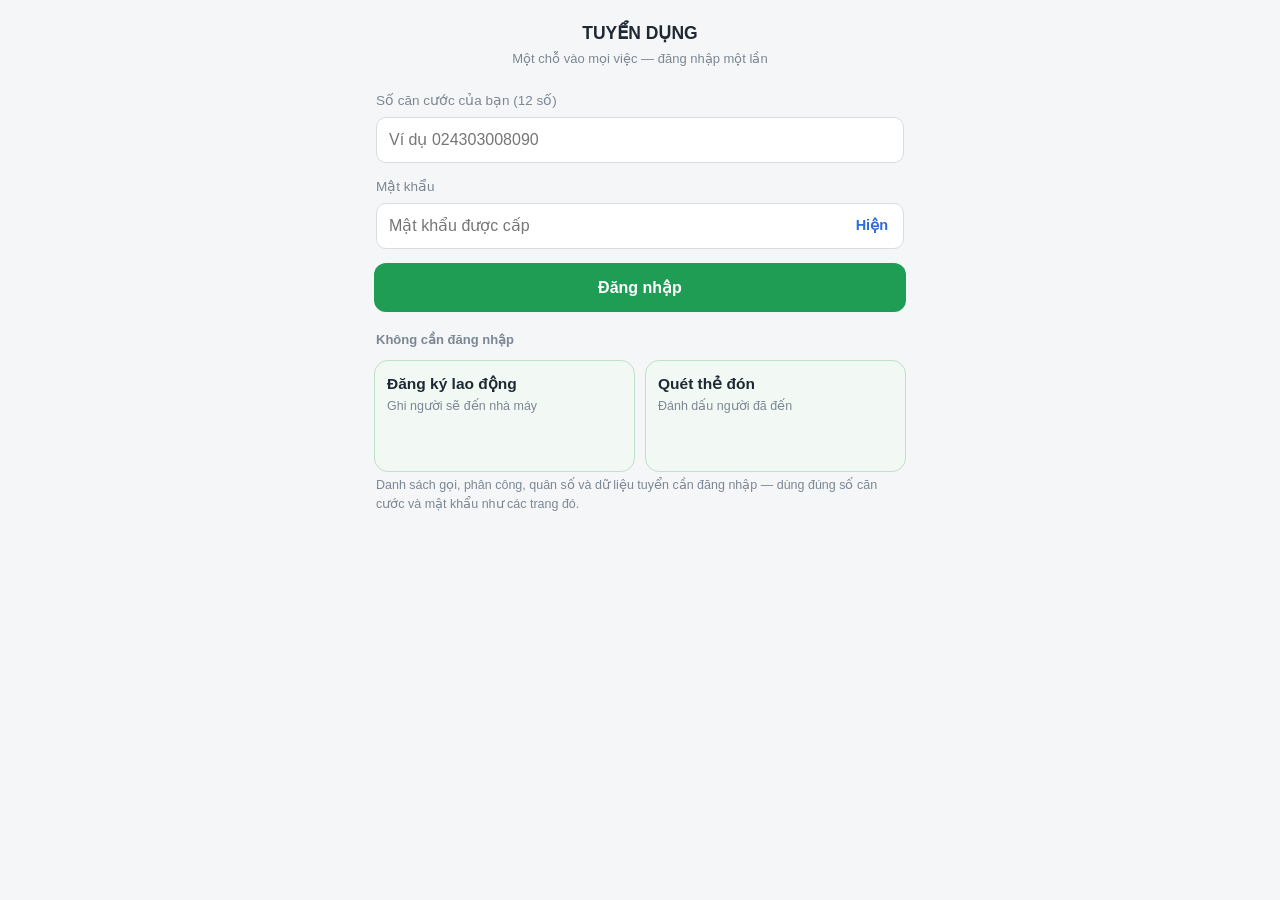
<file: trangchu.html>
<!DOCTYPE html>
<html lang="vi">
<head>
<meta charset="utf-8">
<meta name="viewport" content="width=device-width,initial-scale=1">
<meta name="robots" content="noindex,nofollow">
<meta name="theme-color" content="#1f9d55">
<title>Tuyển dụng</title>
<link rel="manifest" href="app-trangchu.webmanifest">
<link rel="icon" href="icon-tc-192.png">
<!--
  TRANG CHỦ — bản 3.36. Đặc tả: .scratch/trang-chu-goi-dau-3.36/DAC-TA.md

  MỘT đường vào cho mọi việc. Đăng nhập một lần ở đây (chung vé với danh sách, phân công, quân số, dữ liệu tuyển).
  Mở trang → MỘT lượt `goi_dau` lấy số của danh sách + phân công + quân số; bấm ô nào trong 2 phút là trang đó mở ra
  có số ngay, không hỏi lại máy chủ (goi-dau.js). Ô Đăng ký và Đón luôn hiện, không cần đăng nhập.

  KHÔNG có hẹn giờ tự gọi máy chủ: trần 40 lượt/phút là trần chung cả hệ. Chỉ lấy lại khi mở / quay lại trang
  mà số đã quá 2 phút, hoặc khi bấm "Làm mới số".
-->
<style>
  :root{
    --nen:#f4f6f8; --the:#ffffff; --vien:#e6e9ed; --chu:#1f2933; --mo:#7b8794;
    --xanh:#1f9d55; --xanh-nhat:#f2f9f4; --do-nhat:#fdecea; --xam-nut:#eef1f4;
  }
  *{box-sizing:border-box;-webkit-tap-highlight-color:transparent}
  body{margin:0;background:var(--nen);color:var(--chu);
    font:16px/1.5 -apple-system,BlinkMacSystemFont,"Segoe UI",Roboto,Arial,sans-serif}
  .boc{max-width:560px;margin:0 auto;padding-bottom:26px}
  .an{display:none !important}

  .dinh{text-align:center;padding:20px 16px 8px}
  .dinh b{font-size:17.5px}
  .dinh .phu{font-size:13px;color:var(--mo);margin-top:3px}

  .nut{display:block;width:calc(100% - 28px);margin:14px;padding:15px;border:0;border-radius:12px;
    background:var(--xanh);color:#fff;font-size:16px;font-weight:700;cursor:pointer}
  .nut.phu{background:var(--xam-nut);color:#3c4753;padding:12px;font-size:15px;margin-top:10px}
  .nut:disabled{opacity:.55}

  .o{padding:0 16px}
  .o input{width:100%;padding:13px 12px;font-size:16px;border:1px solid #d9dde2;
    border-radius:10px;margin-top:6px;background:#fff}
  .mk-o{position:relative}
  .mk-o input{padding-right:70px}
  .mk-o input::-ms-reveal{display:none}
  .mk-hien{position:absolute;right:2px;top:6px;bottom:0;padding:0 14px;border:0;background:none;
        font:inherit;font-size:14.5px;font-weight:600;color:#2d6cdf;cursor:pointer}
  .nhan{font-size:13.5px;color:var(--mo);margin-top:14px}
  .loi{margin:12px 16px 0;padding:10px 12px;border-radius:9px;background:var(--do-nhat);
    color:#8a1c13;font-size:13.5px}
  .mach{padding:4px 16px 18px;font-size:12.5px;color:var(--mo);line-height:1.55}
  .ke{margin:18px 16px 4px;font-size:13px;color:var(--mo);font-weight:600}

  /* Ô việc: hai cột trên điện thoại, chữ to bấm bằng ngón cái */
  .luoi{display:grid;grid-template-columns:1fr 1fr;gap:10px;padding:6px 14px 0}
  .o-viec{display:flex;flex-direction:column;min-height:112px;padding:13px 12px;border-radius:14px;
    background:var(--the);border:1px solid var(--vien);color:var(--chu);text-decoration:none}
  .o-viec b{font-size:15.5px;line-height:1.3}
  .o-viec .mt{font-size:12.5px;color:var(--mo);margin-top:3px;flex:1}
  .o-viec .tt{font-size:12px;margin-top:8px;color:#1b7a43;font-weight:600}
  .o-viec .tt.cu{color:var(--mo);font-weight:500}
  .o-viec .tt.xau{color:#8a1c13;font-weight:500}
  .o-viec.mo-cong{background:var(--xanh-nhat);border-color:#bfe0c9}

  .do{margin:12px 14px 0;font-size:11.5px;color:var(--mo);text-align:center}
</style>
<!-- 3.32: mở trong Zalo thì nhắc mở bằng Chrome (thiếu tệp thì trang vẫn chạy như cũ) -->
<script src="ngoai-zalo.js" defer></script>
</head>
<body>
<div class="boc">

<!-- ===== ĐĂNG NHẬP ===== -->
<div id="man_dn">
  <div class="dinh">
    <b>TUYỂN DỤNG</b>
    <div class="phu">Một chỗ vào mọi việc — đăng nhập một lần</div>
  </div>
  <div class="o">
    <div class="nhan">Số căn cước của bạn (12 số)</div>
    <input id="dn_cccd" inputmode="numeric" maxlength="12" autocomplete="username" placeholder="Ví dụ 024303008090">
    <div class="nhan">Mật khẩu</div>
    <div class="mk-o">
      <input id="dn_mk" type="password" autocomplete="current-password" placeholder="Mật khẩu được cấp">
      <button type="button" class="mk-hien" id="nut_hien_mk" aria-label="Hiện mật khẩu" aria-pressed="false">Hiện</button>
    </div>
  </div>
  <div class="loi an" id="dn_loi"></div>
  <button type="button" class="nut" id="nut_dn">Đăng nhập</button>
  <div class="ke">Không cần đăng nhập</div>
  <div class="luoi">
    <a class="o-viec mo-cong" href="index.html"><b>Đăng ký lao động</b><span class="mt">Ghi người sẽ đến nhà máy</span></a>
    <a class="o-viec mo-cong" href="doncong.html"><b>Quét thẻ đón</b><span class="mt">Đánh dấu người đã đến</span></a>
  </div>
  <div class="mach">
    Danh sách gọi, phân công, quân số và dữ liệu tuyển cần đăng nhập — dùng đúng số căn cước và mật khẩu
    như các trang đó.
  </div>
</div>

<!-- ===== TRANG CHỦ ===== -->
<div id="man_chu" class="an">
  <div class="dinh">
    <b>TUYỂN DỤNG</b>
    <div class="phu" id="chu_ai">—</div>
  </div>
  <div class="loi an" id="chu_loi"></div>
  <div class="luoi" id="chu_o"></div>
  <button type="button" class="nut phu" id="nut_lam_moi">Làm mới số</button>
  <button type="button" class="nut phu an" id="nut_cai">Thêm vào màn hình chính (mở nhanh, khỏi đăng nhập lại)</button>
  <button type="button" class="nut phu" id="nut_thoat">Đăng xuất</button>
  <div class="do an" id="thanh_do"></div>
</div>

</div>

<script src="cau-hinh.js"></script>
<script src="goi-may-chu.js"></script>
<script src="goi-dau.js"></script>
<script>
// ====== CẤU HÌNH: URL_API + TOKEN_API nằm ở tệp cau-hinh.js, dùng chung cho mọi trang ======
if (typeof URL_API === 'undefined' || typeof TOKEN_API === 'undefined' || !URL_API) {
  window.URL_API = window.URL_API || '';
  window.TOKEN_API = window.TOKEN_API || '';
  document.body.insertAdjacentHTML('afterbegin', '<div style="background:#b71c1c;color:#fff;padding:14px;' +
    'font-weight:bold;text-align:center">Trang chưa nối được máy chủ: không đọc được tệp cau-hinh.js ' +
    '(chưa tải lên, mạng chập, hoặc chưa điền URL_API).<br>Tải lại trang. Vẫn thấy dòng này thì báo quản trị.</div>');
}
if (typeof goiMayChu_ !== 'function') {
  document.body.insertAdjacentHTML('afterbegin', '<div style="background:#e65100;color:#fff;padding:10px;' +
    'text-align:center">Thiếu tệp goi-may-chu.js — trang vẫn dùng được nhưng dễ báo lỗi mạng khi máy chủ chậm. ' +
    'Báo quản trị.</div>');
}
// Thiếu goi-dau.js: trang chủ vẫn là chỗ bấm sang các trang, chỉ không cất được gói (trang con tự lấy như cũ).
if (typeof layGoi_ !== 'function') {
  document.body.insertAdjacentHTML('afterbegin', '<div style="background:#e65100;color:#fff;padding:10px;' +
    'text-align:center">Thiếu tệp goi-dau.js — các ô vẫn bấm được nhưng trang nào cũng phải tự tải lại. Báo quản trị.</div>');
  window.layGoi_ = function () { return null; };
  window.luuGoi_ = function () {};
  window.layMucGoi_ = function () { return null; };
  window.xoaHetBanNho_ = function () {};
  window.conTuoi_ = function () { return false; };
  window.gioLuc_ = function () { return ''; };
}
// ==========================================================================================

var $ = function (id) { return document.getElementById(id); };
var KHOA_PHIEN = 'phien_ds_v3';   // CHUNG vé với 4 trang có đăng nhập

function layPhien() { try { return localStorage.getItem(KHOA_PHIEN) || ''; } catch (e) { return ''; } }
function datPhien(p) {
  try { p ? localStorage.setItem(KHOA_PHIEN, p) : localStorage.removeItem(KHOA_PHIEN); } catch (e) {}
}

/** Mọi lượt gọi tự kèm vé. Vé hết / bị thu hồi → xoá vé + MỌI số đã lưu trong máy, về màn đăng nhập. */
function goiAPI(body, tuy) {
  var b = body || {};
  if (!b.phien) b.phien = layPhien();
  var goi = typeof goiMayChu_ === 'function' ? goiMayChu_(b, tuy)
    : fetch(URL_API, { method: 'POST', headers: { 'Content-Type': 'text/plain;charset=utf-8' },
                       body: JSON.stringify(b) }).then(function (r) { return r.json(); });
  return goi.then(function (kq) {
    if (kq && kq.ma === 'HET_PHIEN') {
      xoaHetBanNho_();
      datPhien('');
      veManDangNhap('Phiên đăng nhập đã hết. Xin đăng nhập lại.');
    }
    return kq;
  });
}

function thoat(s) {
  return String(s == null ? '' : s)
    .replace(/&/g, '&amp;').replace(/</g, '&lt;').replace(/>/g, '&gt;').replace(/"/g, '&quot;');
}
function cauLoi(e) { return (e && e.message) || 'Không nối được máy chủ. Kiểm tra mạng rồi thử lại.'; }
function hien(el) {
  ['man_dn', 'man_chu'].forEach(function (i) { $(i).classList.add('an'); });
  $(el).classList.remove('an');
}

// ============================================================
// Ô VIỆC
// ============================================================
// `can`: '' = ai cũng vào được · 'phan_cong' = trưởng nhóm / quản trị · 'du_lieu_tuyen' = đã khai ten_tuyen.
// `muc`: phần nào trong gói đầu thuộc ô này (để ghi "số lúc …").
var O_VIEC = [
  { ten: 'Danh sách gọi', mt: 'Gọi lao động · báo vào làm · lấy dữ liệu', href: 'danhsach.html', can: 'dang_nhap', muc: 'danh_sach' },
  { ten: 'Phân công đón', mt: 'Ai phụ trách nhà máy nào', href: 'phancong.html', can: 'phan_cong', muc: 'phan_cong' },
  { ten: 'Báo quân số', mt: 'Số người đi làm từng công ty', href: 'quanso.html', can: 'dang_nhap', muc: 'quan_so' },
  { ten: 'Dữ liệu tuyển', mt: 'Người mình đã tuyển · đăng ký lại', href: 'dulieutuyen.html', can: 'du_lieu_tuyen', muc: '' },
  { ten: 'Đăng ký lao động', mt: 'Không cần đăng nhập', href: 'index.html', can: '', muc: '' },
  { ten: 'Quét thẻ đón', mt: 'Không cần đăng nhập', href: 'doncong.html', can: '', muc: '' }
];

/** Ô nào hiện. `tk` null = chưa biết quyền (máy chủ chưa trả lời) → hiện hết, trang con tự kiểm quyền.
 *  `xemDlt` undefined = máy chủ cũ không nói → hiện, trang dữ liệu tuyển tự từ chối nếu chưa được duyệt. */
function oDuocXem(tk, xemDlt) {
  return O_VIEC.filter(function (o) {
    if (!o.can || !tk) return true;
    if (o.can === 'phan_cong') return !!tk.phan_cong_duoc;
    if (o.can === 'du_lieu_tuyen') return xemDlt !== false;
    return true;
  });
}

var tkTam = null;        // tài khoản khi CHƯA có gói (máy chủ cũ, hoặc đăng nhập mà gói đọc hỏng)
var dangLay = false;     // đang có một lượt goi_dau trên đường
var loiGoi = '';         // lượt lấy gói gần nhất hỏng vì sao
var mayChuCu = false;    // máy chủ chưa có goi_dau → không tự lấy lại khi quay lại trang

/** Dòng trạng thái dưới một ô có số. */
function chuTrangThai(o, v) {
  if (!o.muc) return o.href === 'dulieutuyen.html' ? { t: 'Mở ra là tải', k: 'cu' } : null;
  var p = layPhien();
  var m = v ? layMucGoi_(p, o.muc, o.muc === 'danh_sach' && v.goi.ngay ? v.goi.ngay.ngay_mai : '') : null;
  var r;
  if (m) r = conTuoi_(m.luc) ? { t: 'Số lúc ' + gioLuc_(m.luc), k: '' } : { t: 'Số lúc ' + gioLuc_(m.luc) + ' (cũ)', k: 'cu' };
  else if (v && (o.muc in v.goi.muc)) r = { t: 'Chưa lấy được — mở trang sẽ tự lấy', k: 'xau' };
  else r = { t: dangLay ? '' : 'Mở trang để lấy số', k: 'cu' };
  if (dangLay) r = { t: (r.t ? r.t + ' · ' : '') + 'đang lấy số mới…', k: 'cu' };
  return r;
}

/** Vẽ trang chủ từ thứ đang có trong máy: gói của vé này (tươi hay cũ), không thì tài khoản tạm. */
function veChu() {
  var v = layGoi_(layPhien());
  var tk = v ? v.goi.tai_khoan : tkTam;
  var xemDlt = v ? v.goi.xem_du_lieu_tuyen : undefined;
  $('chu_ai').textContent = tk ? (tk.ten_nguoi || '') + (tk.ten_chuc_vu ? ' · ' + tk.ten_chuc_vu : '')
                               : (dangLay ? 'Đang vào…' : '—');
  $('chu_o').innerHTML = oDuocXem(tk, xemDlt).map(function (o) {
    var tt = chuTrangThai(o, v);
    return '<a class="o-viec' + (o.can ? '' : ' mo-cong') + '" href="' + o.href + '"><b>' + thoat(o.ten) + '</b>' +
           '<span class="mt">' + thoat(o.mt) + '</span>' +
           (tt && tt.t ? '<span class="tt' + (tt.k ? ' ' + tt.k : '') + '">' + thoat(tt.t) + '</span>' : '') + '</a>';
  }).join('');
  if (loiGoi) { $('chu_loi').textContent = loiGoi + ' Các ô vẫn bấm được — trang nào mở ra sẽ tự lấy.'; $('chu_loi').classList.remove('an'); }
  else $('chu_loi').classList.add('an');
  $('nut_lam_moi').disabled = dangLay;
  hien('man_chu');
}

/** Thanh đo (như trang quân số): ai kêu chậm chụp màn là biết chậm ở mạng hay ở máy chủ, ở mục nào. */
function hienDo(msTrang, _do) {
  var ten = { danh_sach: 'danh sách', phan_cong: 'phân công', quan_so: 'quân số' };
  var cac = Object.keys(_do || {}).map(function (k) { return (ten[k] || k) + ' ' + _do[k] + 'ms'; });
  $('thanh_do').textContent = 'Trang chờ ' + (msTrang / 1000).toFixed(1).replace('.', ',') + ' giây' +
    (cac.length ? ' · máy chủ: ' + cac.join(' · ') : '');
  $('thanh_do').classList.remove('an');
}

/** MỘT lượt goi_dau. Đang có lượt trên đường thì thôi — bấm hay quay lại liên tục không nhân lượt. */
function layGoiMoi() {
  if (dangLay) return;
  var p = layPhien();
  if (!p) return;
  dangLay = true; loiGoi = '';
  veChu();
  var t0 = Date.now();
  goiAPI({ token: TOKEN_API, hanh_dong: 'goi_dau' })
    .then(function (kq) {
      if (!kq || kq.ma === 'HET_PHIEN') return;
      // Đăng xuất / đổi tài khoản trong lúc chờ → bỏ gói này, không cất số của người cũ lại vào máy.
      if (kq.ok) { if (layPhien() === p) { luuGoi_(p, kq); hienDo(Date.now() - t0, kq._do); } return; }
      if (kq.ma === 'SAI_HANH_DONG') { mayChuCu = true; return layKieuCu(); }
      loiGoi = kq.loi || 'Máy chủ chưa trả lời được.';
    }, function (e) { loiGoi = cauLoi(e); })
    .then(function () {
      dangLay = false;
      if (layPhien()) veChu();
    });
}

/** Máy chủ cũ (chưa có goi_dau): chỉ cần biết quyền để dựng ô; số thì trang con tự lấy như trước. */
function layKieuCu() {
  return goiAPI({ token: TOKEN_API, hanh_dong: 'cong_ty_cua_toi' }).then(function (kq) {
    if (kq && kq.ok) tkTam = kq;
    else if (kq && kq.ma !== 'HET_PHIEN') loiGoi = kq.loi || 'Máy chủ chưa trả lời được.';
  }, function (e) { loiGoi = cauLoi(e); });
}

// ============================================================
// ĐĂNG NHẬP
// ============================================================
function veManDangNhap(loi) {
  tkTam = null; loiGoi = '';
  if (loi) { $('dn_loi').textContent = loi; $('dn_loi').classList.remove('an'); }
  else { $('dn_loi').classList.add('an'); }
  $('dn_mk').value = '';
  hienMatKhau(false);   // máy hay dùng chung — quay lại màn đăng nhập thì ẩn mật khẩu
  $('thanh_do').classList.add('an');
  hien('man_dn');
}
function baoLoi(t) { $('dn_loi').textContent = t; $('dn_loi').classList.remove('an'); }

// Đăng nhập tay cũng chỉ MỘT lượt: máy chủ trả kèm gói (cờ `goi`). Máy chủ cũ bỏ qua cờ → vẫn vào được, ô theo quyền.
$('nut_dn').addEventListener('click', function () {
  var cccd = ($('dn_cccd').value || '').replace(/\D/g, '');
  var mk = $('dn_mk').value || '';
  if (cccd.length !== 12) { baoLoi('Số căn cước phải đủ 12 chữ số.'); return; }
  if (!mk) { baoLoi('Chưa nhập mật khẩu.'); return; }
  var n = this; n.disabled = true; n.textContent = 'Đang kiểm tra…';
  $('dn_loi').classList.add('an');
  var t0 = Date.now();
  goiAPI({ token: TOKEN_API, hanh_dong: 'dang_nhap', so_cccd: cccd, mat_khau: mk, goi: true, phien: '-' })
    .then(function (kq) {
      if (!(kq && kq.ok)) { baoLoi((kq && kq.loi) || 'Không đăng nhập được.'); return; }
      xoaHetBanNho_();             // máy dùng chung: không để sót số của tài khoản đăng nhập trước
      datPhien(kq.phien);
      tkTam = kq; loiGoi = '';
      if (kq.goi && kq.goi.ok) { luuGoi_(kq.phien, kq.goi); hienDo(Date.now() - t0, kq.goi._do); }
      veChu();
    }, function (e) { baoLoi(cauLoi(e)); })
    .then(function () { n.disabled = false; n.textContent = 'Đăng nhập'; });
});
$('dn_mk').addEventListener('keydown', function (e) { if (e.key === 'Enter') $('nut_dn').click(); });

function hienMatKhau(bat) {
  $('dn_mk').type = bat ? 'text' : 'password';
  var nut = $('nut_hien_mk');
  nut.textContent = bat ? 'Ẩn' : 'Hiện';
  nut.setAttribute('aria-pressed', bat);
  nut.setAttribute('aria-label', bat ? 'Ẩn mật khẩu' : 'Hiện mật khẩu');
}
$('nut_hien_mk').addEventListener('click', function () { hienMatKhau($('dn_mk').type === 'password'); });

$('nut_thoat').addEventListener('click', function () {
  if (!confirm('Đăng xuất khỏi máy này? Số đã lưu trong máy cũng bị xoá.')) return;
  xoaHetBanNho_();
  datPhien('');
  veManDangNhap('');
});
$('nut_lam_moi').addEventListener('click', function () { layGoiMoi(); });

// ============================================================
// MỞ TRANG · QUAY LẠI TRANG
// ============================================================
/** Có vé: bày NGAY thứ đang có (gói tươi / gói cũ / ô chưa biết quyền), rồi chỉ lấy gói khi chưa có hoặc đã cũ. */
function khoiDong() {
  var p = layPhien();
  if (!p) { veManDangNhap(''); return; }
  veChu();
  var v = layGoi_(p);
  if (!v || !conTuoi_(v.luc)) layGoiMoi();
}

/** Quay lại từ trang con (nút Back) hoặc từ Zalo: vẽ lại từ máy (trang con có thể đã bỏ bớt mục sau khi ghi),
 *  số quá 2 phút thì lấy lại MỘT lượt. Máy chủ cũ → không tự lấy, bấm "Làm mới số" nếu cần. */
function khiQuayLai() {
  if (!layPhien() || $('man_chu').classList.contains('an')) return;
  veChu();
  var v = layGoi_(layPhien());
  if (!mayChuCu && (!v || !conTuoi_(v.luc))) layGoiMoi();
}
document.addEventListener('visibilitychange', function () { if (document.visibilityState === 'visible') khiQuayLai(); });
window.addEventListener('pageshow', function (e) { if (e.persisted) khiQuayLai(); });

// Cài như ứng dụng: Chrome Android báo "cài được" thì mới hiện nút; iPhone cài bằng tay: Chia sẻ → Thêm vào MH chính.
var loiMoiCai = null;
window.addEventListener('beforeinstallprompt', function (e) {
  e.preventDefault();
  loiMoiCai = e;
  $('nut_cai').classList.remove('an');
});
$('nut_cai').addEventListener('click', function () {
  if (!loiMoiCai) return;
  loiMoiCai.prompt();
  loiMoiCai.userChoice.then(function () { loiMoiCai = null; $('nut_cai').classList.add('an'); });
});
// Giữ sẵn mã trang trong máy (service worker dùng chung với trang danh sách — xem sw-danhsach.js).
if ('serviceWorker' in navigator && location.protocol === 'https:') {
  navigator.serviceWorker.register('sw-danhsach.js').catch(function () {});
}

// Gọi SAU khi cả khối chạy xong — biến khai phía dưới lời gọi chưa được gán (bài học 3.32).
Promise.resolve().then(khoiDong);
</script>
</body>
</html>
</file>
